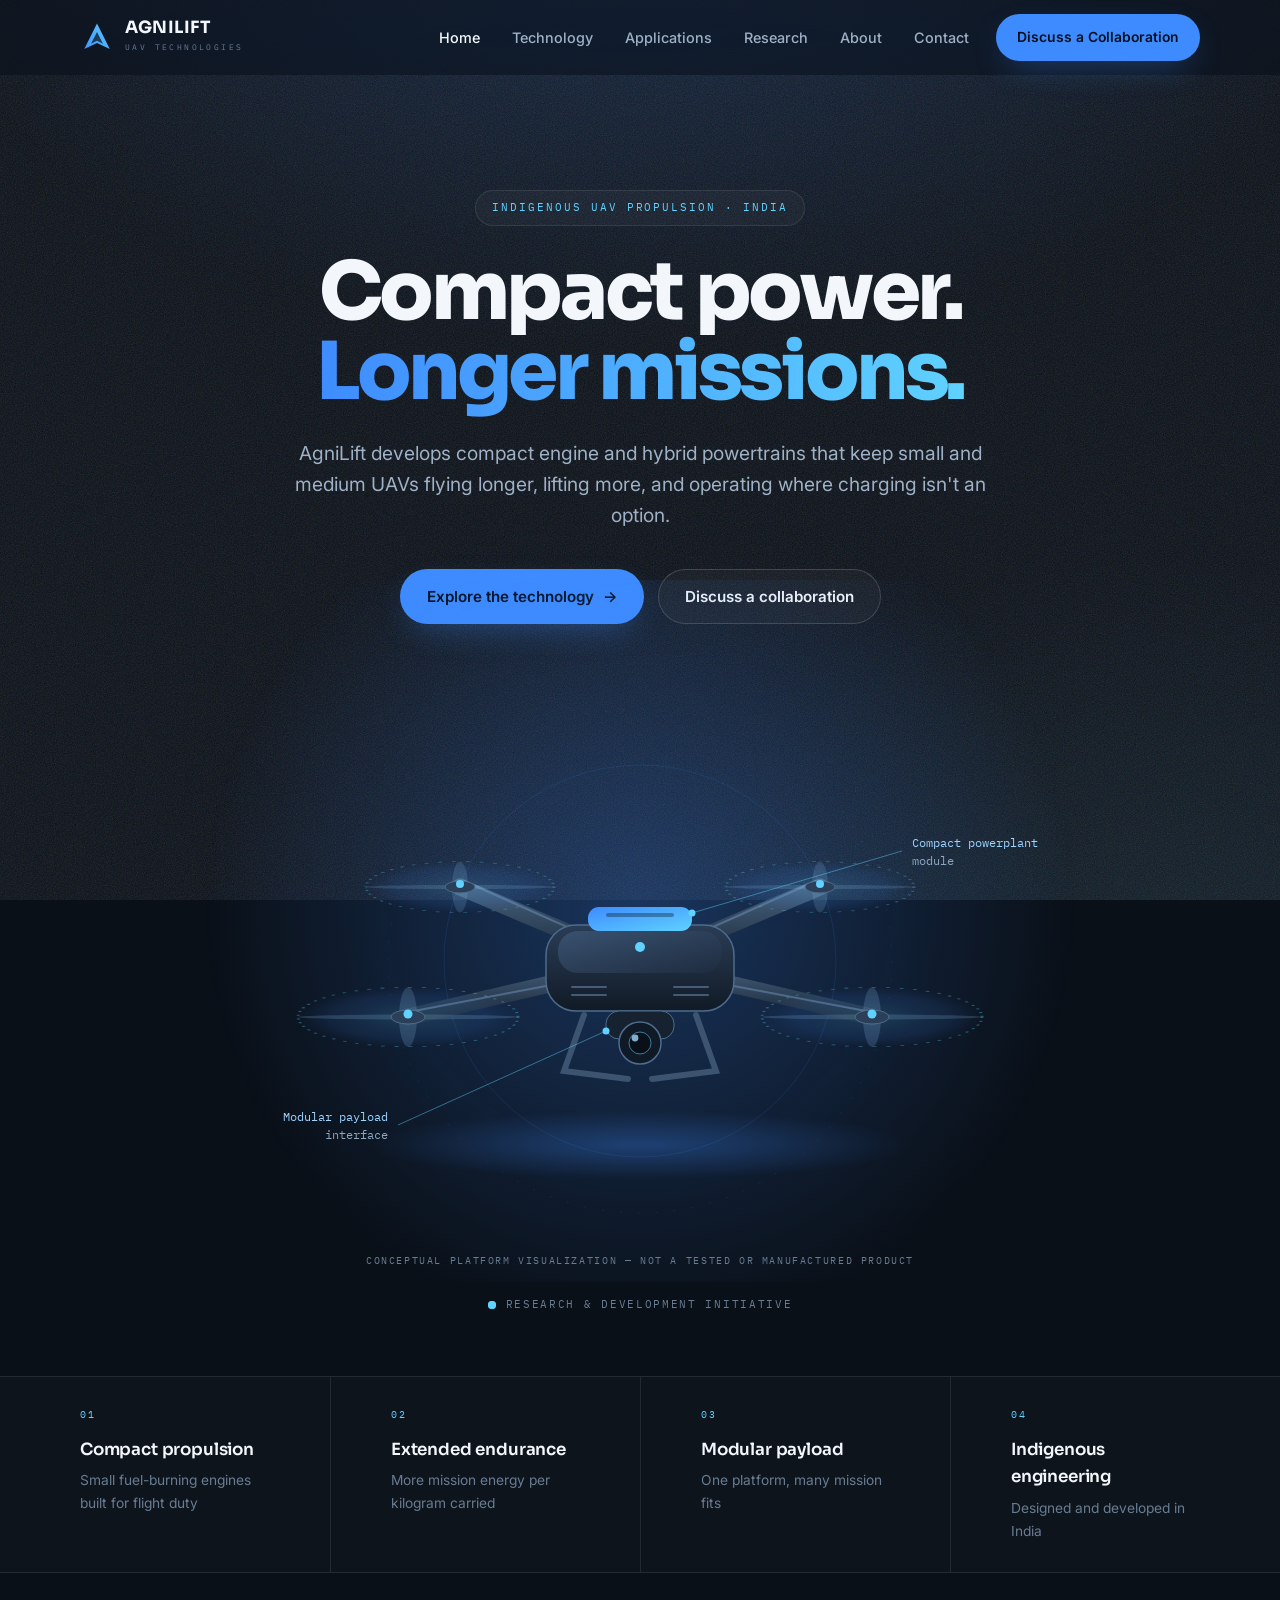
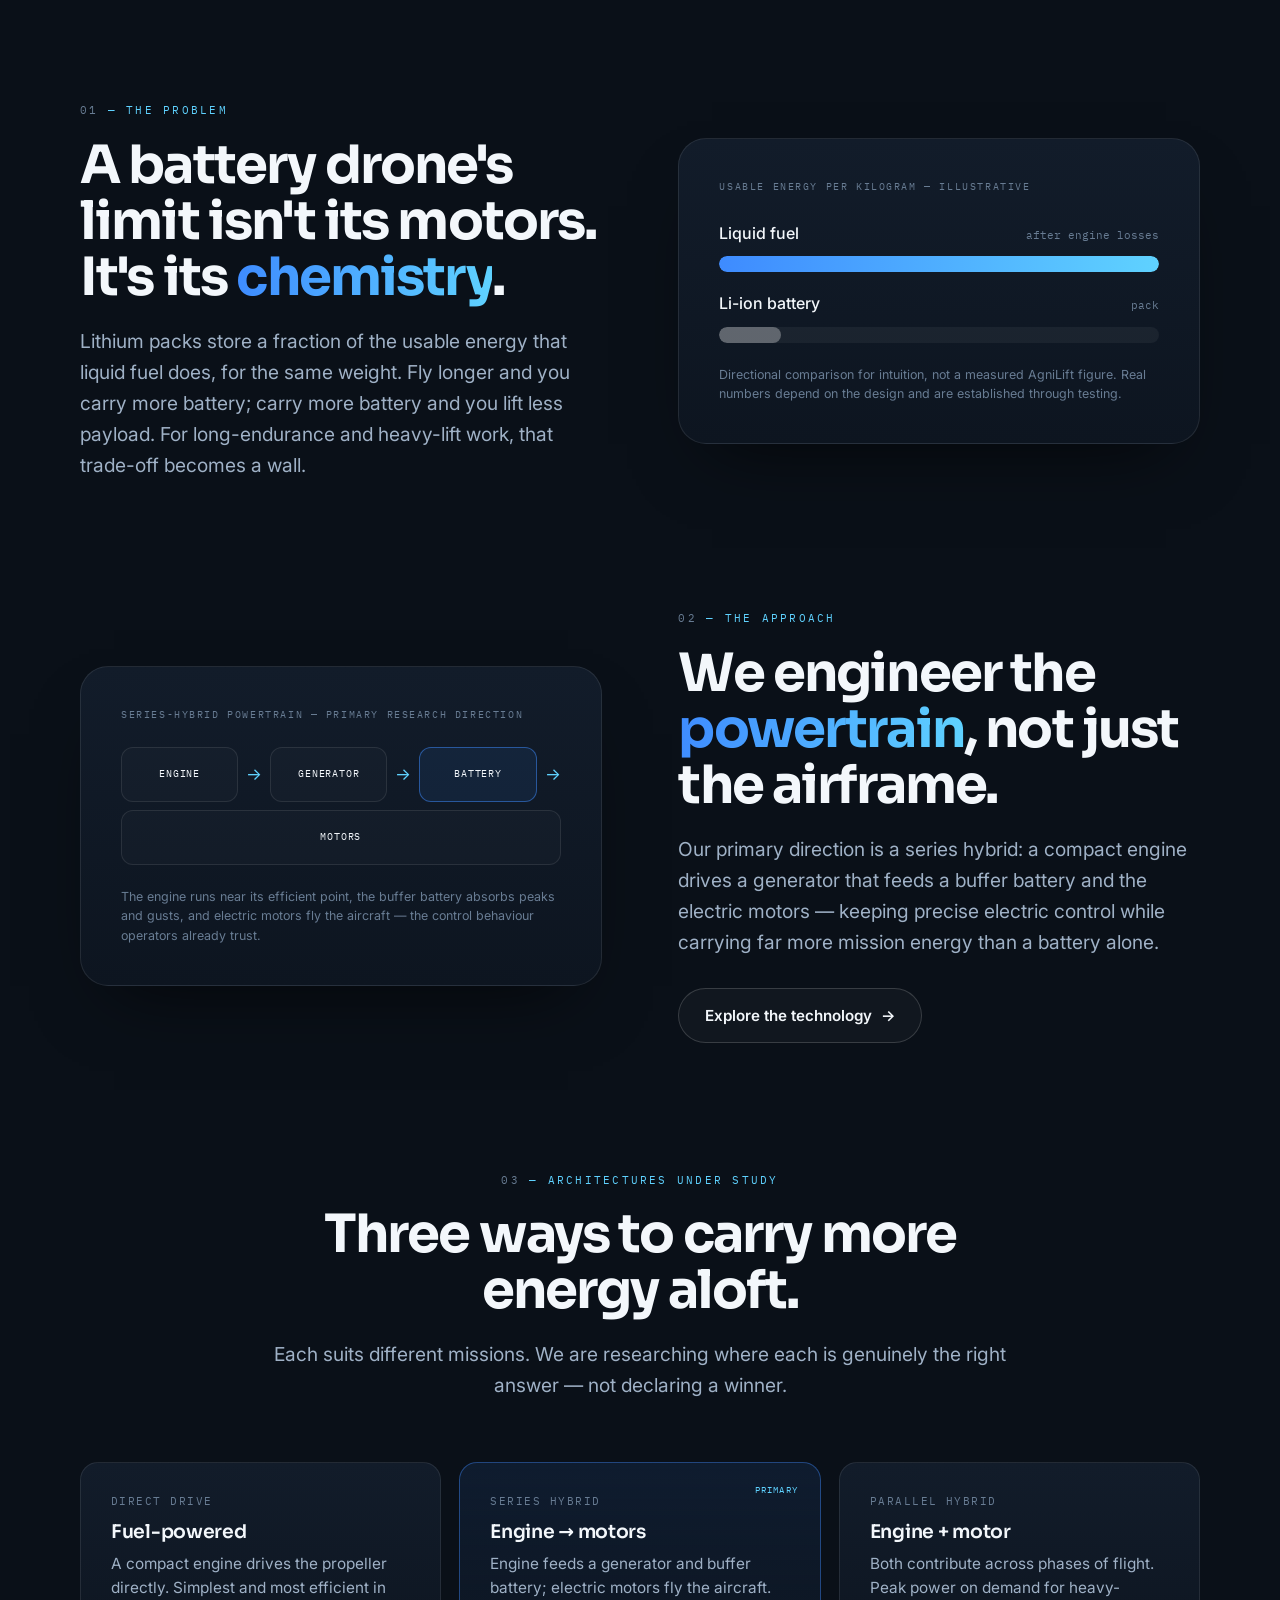
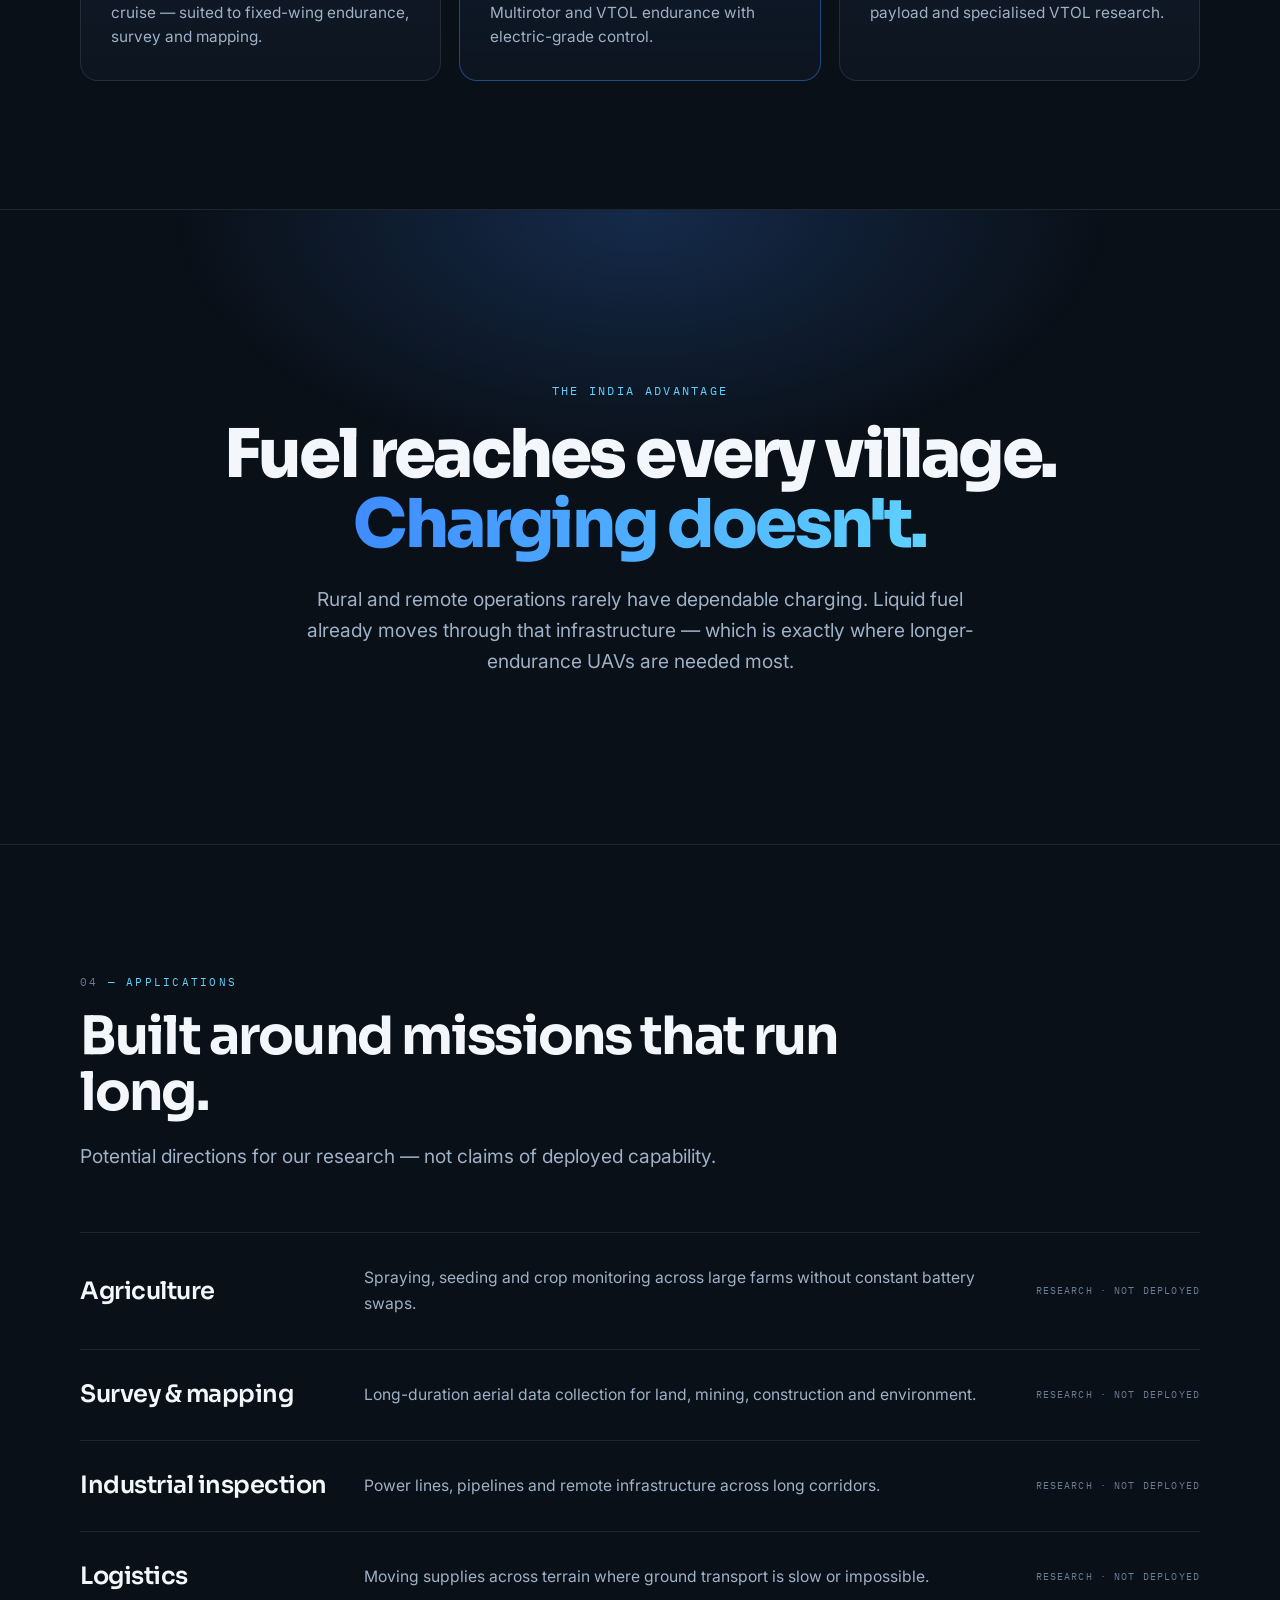
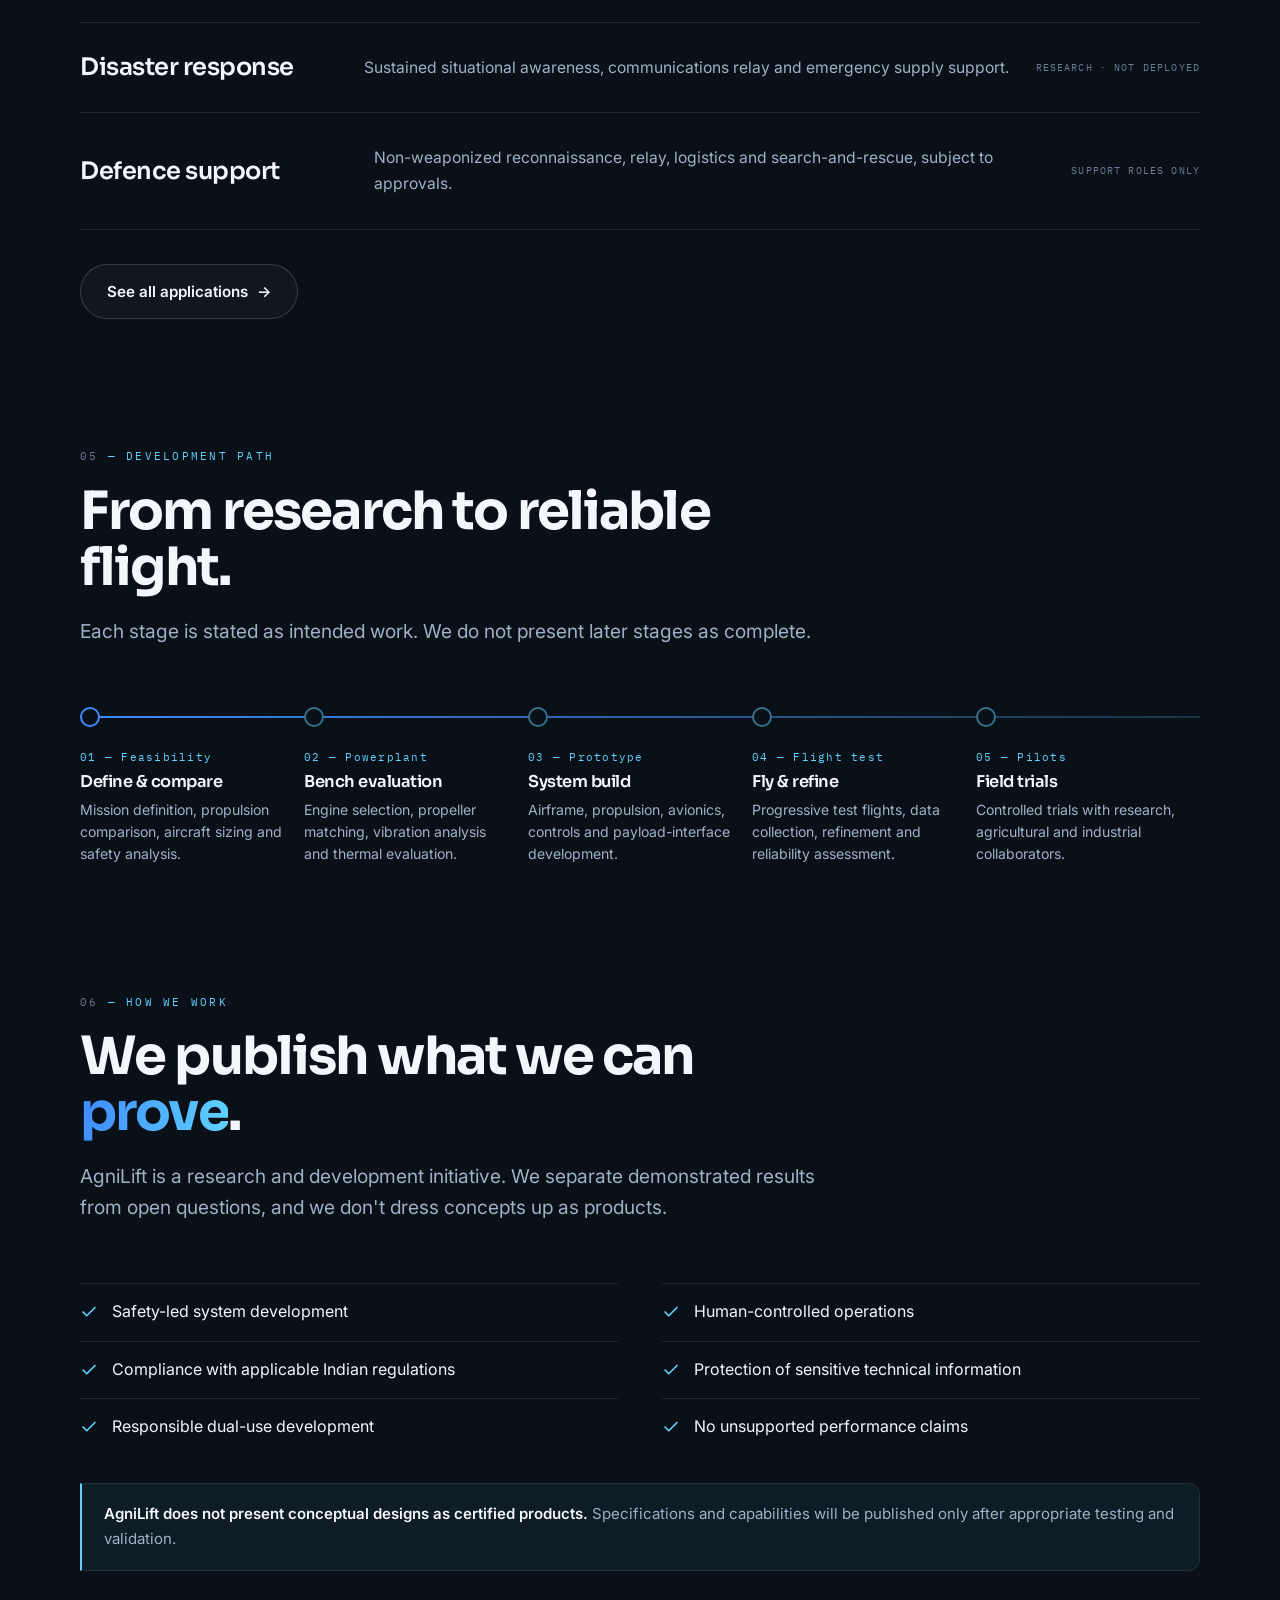
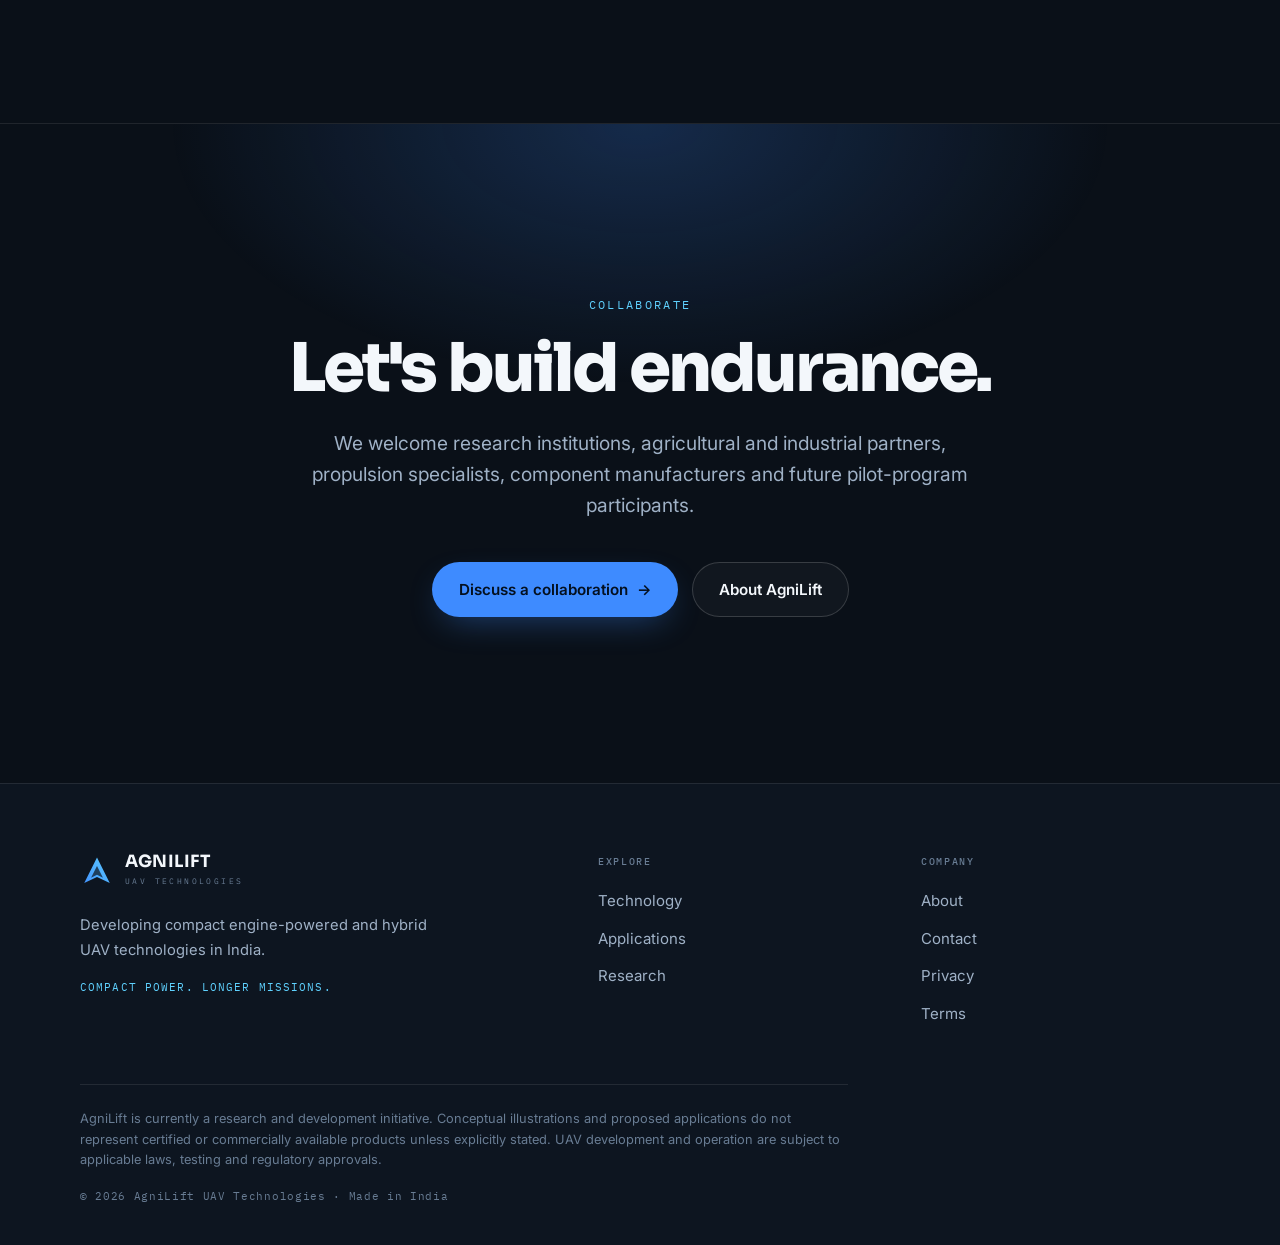
<file: index.html>
<!DOCTYPE html>
<html lang="en">
<head>
<meta charset="UTF-8">
<meta name="viewport" content="width=device-width, initial-scale=1.0">
<title>AgniLift UAV Technologies | Engine-Powered UAV Research</title>
<meta name="description" content="AgniLift UAV Technologies is researching compact engine-powered and hybrid UAV platforms for extended-endurance agricultural, industrial, logistics and defence-support missions.">
<meta name="theme-color" content="#0A1018">
<link rel="icon" href="favicon.svg" type="image/svg+xml">
<meta property="og:type" content="website">
<meta property="og:title" content="AgniLift UAV Technologies | Engine-Powered UAV Research">
<meta property="og:description" content="An Indian research-led initiative developing compact internal-combustion and hybrid-powered UAV platforms for longer, payload-oriented missions.">
<meta property="og:site_name" content="AgniLift UAV Technologies">
<link rel="preconnect" href="https://fonts.googleapis.com">
<link rel="preconnect" href="https://fonts.gstatic.com" crossorigin>
<link href="https://fonts.googleapis.com/css2?family=Sora:wght@500;600;700;800&family=Inter:wght@400;500;600&family=IBM+Plex+Mono:wght@400;500&display=swap" rel="stylesheet">
<link rel="stylesheet" href="assets/style.css?v=7">
</head>
<body>
<a class="skip" href="#main">Skip to content</a>
<div class="progress" id="progress"></div>

<header class="nav" id="nav">
  <div class="nav-in">
    <a class="brand" href="index.html" aria-label="AgniLift UAV Technologies — home">
      <svg viewBox="0 0 40 40" role="img" aria-label="AgniLift"><defs><linearGradient id="lg" x1="0" y1="40" x2="40" y2="0" gradientUnits="userSpaceOnUse"><stop offset="0" stop-color="#3E8BFF"/><stop offset="1" stop-color="#5FD2FF"/></linearGradient></defs><path d="M20 4 L35 34 L20 27 L5 34 Z" fill="url(#lg)"/><path d="M20 14 L27 28 L20 24.5 L13 28 Z" fill="#0A1018" opacity=".72"/></svg>
      <span><b>AGNILIFT</b><small>UAV Technologies</small></span>
    </a>
    <nav class="links" id="menu" aria-label="Primary">
      <a href="index.html" class="on" aria-current="page">Home</a>
      <a href="technology.html">Technology</a>
      <a href="applications.html">Applications</a>
      <a href="research.html">Research</a>
      <a href="about.html">About</a>
      <a href="contact.html">Contact</a>
      <span class="navcta"><a class="btn btn-p" href="contact.html">Discuss a Collaboration</a></span>
    </nav>
    <button class="burger" id="burger" type="button" aria-label="Open menu" aria-expanded="false" aria-controls="menu">
      <svg viewBox="0 0 24 24" fill="none" stroke="currentColor" stroke-width="1.8" stroke-linecap="round"><path d="M3 6h18M3 12h18M3 18h18"/></svg>
    </button>
  </div>
</header>
<div class="scrim" id="scrim"></div>

<main id="main">

  <!-- ================= HERO ================= -->
  <section class="hero">
    <div class="wrap">
      <span class="pill-label rise d1">Indigenous UAV Propulsion · India</span>
      <h1 class="h-xl rise d2">Compact power.<br><span class="hl">Longer missions.</span></h1>
      <p class="lead rise d3">AgniLift develops compact engine and hybrid powertrains that keep small and medium UAVs flying longer, lifting more, and operating where charging isn't an option.</p>
      <div class="btn-row center rise d4">
        <a class="btn btn-p" href="technology.html">Explore the technology <span class="ar" aria-hidden="true">→</span></a>
        <a class="btn btn-g" href="contact.html">Discuss a collaboration</a>
      </div>

      <figure class="stage rise d5">
        <svg viewBox="0 0 960 560" role="img" aria-label="Conceptual illustration of a hybrid quadcopter UAV showing the compact powerplant module, modular payload pod and rotor assemblies.">
          <defs>
            <linearGradient id="body" x1="0" y1="0" x2="0" y2="1">
              <stop offset="0" stop-color="#2A3D55"/><stop offset="1" stop-color="#111A26"/>
            </linearGradient>
            <linearGradient id="bodyTop" x1="0" y1="0" x2="1" y2="1">
              <stop offset="0" stop-color="#3B5474"/><stop offset="1" stop-color="#1E2C3F"/>
            </linearGradient>
            <linearGradient id="arm" x1="0" y1="0" x2="0" y2="1">
              <stop offset="0" stop-color="#46617F"/><stop offset="1" stop-color="#1B2836"/>
            </linearGradient>
            <linearGradient id="pp" x1="0" y1="0" x2="1" y2="1">
              <stop offset="0" stop-color="#3E8BFF"/><stop offset="1" stop-color="#5FD2FF"/>
            </linearGradient>
            <radialGradient id="disc" cx="50%" cy="50%" r="50%">
              <stop offset="0" stop-color="#5FD2FF" stop-opacity=".16"/>
              <stop offset="70%" stop-color="#3E8BFF" stop-opacity=".10"/>
              <stop offset="100%" stop-color="#3E8BFF" stop-opacity="0"/>
            </radialGradient>
            <radialGradient id="under" cx="50%" cy="50%" r="50%">
              <stop offset="0" stop-color="#3E8BFF" stop-opacity=".30"/>
              <stop offset="100%" stop-color="#3E8BFF" stop-opacity="0"/>
            </radialGradient>
          </defs>

          <!-- ambient orbit rings -->
          <g fill="none" stroke="#3E8BFF" stroke-opacity=".13">
            <circle class="orbit" cx="480" cy="286" r="252" stroke-dasharray="2 16" style="transform-origin:480px 286px"/>
            <circle class="orbit rev" cx="480" cy="286" r="196" style="transform-origin:480px 286px"/>
          </g>

          <!-- ground glow -->
          <ellipse cx="480" cy="470" rx="270" ry="34" fill="url(#under)"/>

          <g class="hover-float">
            <!-- arms -->
            <g stroke="url(#arm)" stroke-width="17" stroke-linecap="round">
              <line x1="480" y1="288" x2="300" y2="212"/>
              <line x1="480" y1="288" x2="660" y2="212"/>
              <line x1="480" y1="288" x2="248" y2="342"/>
              <line x1="480" y1="288" x2="712" y2="342"/>
            </g>
            <!-- arm highlights -->
            <g stroke="#6C8EB4" stroke-width="2" stroke-linecap="round" opacity=".55">
              <line x1="470" y1="280" x2="304" y2="206"/>
              <line x1="490" y1="280" x2="656" y2="206"/>
              <line x1="466" y1="296" x2="254" y2="336"/>
              <line x1="494" y1="296" x2="706" y2="336"/>
            </g>

            <!-- REAR rotors (drawn behind body) -->
            <g transform="translate(300,212)">
              <g transform="scale(1,.27)">
                <circle r="94" fill="url(#disc)"/>
                <circle r="94" fill="none" stroke="#5FD2FF" stroke-opacity=".3" stroke-width="3" class="dashline"/>
                <g class="rotor"><ellipse rx="94" ry="8" fill="#9FD4FF" opacity=".15"/><ellipse rx="8" ry="94" fill="#9FD4FF" opacity=".15"/></g>
              </g>
              <ellipse rx="15" ry="6" fill="#2C3F58" stroke="#4E6C8E"/>
              <circle cx="0" cy="-3" r="4" fill="#5FD2FF" class="pulse-soft"/>
            </g>
            <g transform="translate(660,212)">
              <g transform="scale(1,.27)">
                <circle r="94" fill="url(#disc)"/>
                <circle r="94" fill="none" stroke="#5FD2FF" stroke-opacity=".3" stroke-width="3" class="dashline"/>
                <g class="rotor"><ellipse rx="94" ry="8" fill="#9FD4FF" opacity=".15"/><ellipse rx="8" ry="94" fill="#9FD4FF" opacity=".15"/></g>
              </g>
              <ellipse rx="15" ry="6" fill="#2C3F58" stroke="#4E6C8E"/>
              <circle cx="0" cy="-3" r="4" fill="#5FD2FF" class="pulse-soft"/>
            </g>

            <!-- BODY -->
            <rect x="386" y="250" width="188" height="86" rx="30" fill="url(#body)" stroke="#4E6C8E" stroke-width="1.5"/>
            <rect x="398" y="256" width="164" height="42" rx="20" fill="url(#bodyTop)" opacity=".9"/>
            <!-- powerplant module (accent) -->
            <rect x="428" y="232" width="104" height="24" rx="11" fill="url(#pp)"/>
            <rect x="446" y="238" width="68" height="4" rx="2" fill="#0A1018" opacity=".35"/>
            <!-- vents -->
            <g stroke="#7FA3C9" stroke-opacity=".45" stroke-width="2" stroke-linecap="round">
              <line x1="412" y1="312" x2="446" y2="312"/><line x1="412" y1="320" x2="446" y2="320"/>
              <line x1="514" y1="312" x2="548" y2="312"/><line x1="514" y1="320" x2="548" y2="320"/>
            </g>
            <!-- status LEDs -->
            <circle cx="480" cy="272" r="5" fill="#5FD2FF" class="pulse-soft"/>

            <!-- payload pod -->
            <rect x="446" y="336" width="68" height="28" rx="13" fill="#16222F" stroke="#4E6C8E"/>
            <circle cx="480" cy="368" r="21" fill="#101A26" stroke="#4E6C8E" stroke-width="1.5"/>
            <circle cx="480" cy="368" r="11" fill="#0A1018" stroke="#5FD2FF" stroke-opacity=".55"/>
            <circle cx="475" cy="363" r="3.4" fill="#9FD4FF" opacity=".8"/>

            <!-- landing skids -->
            <g stroke="#3D5470" stroke-width="6" stroke-linecap="round" fill="none">
              <path d="M424 340 L404 396 L468 404"/>
              <path d="M536 340 L556 396 L492 404"/>
            </g>

            <!-- FRONT rotors (drawn in front) -->
            <g transform="translate(248,342)">
              <g transform="scale(1,.27)">
                <circle r="110" fill="url(#disc)"/>
                <circle r="110" fill="none" stroke="#5FD2FF" stroke-opacity=".34" stroke-width="3" class="dashline"/>
                <g class="rotor"><ellipse rx="110" ry="9" fill="#9FD4FF" opacity=".17"/><ellipse rx="9" ry="110" fill="#9FD4FF" opacity=".17"/></g>
              </g>
              <ellipse rx="17" ry="7" fill="#2C3F58" stroke="#4E6C8E"/>
              <circle cx="0" cy="-3" r="4.5" fill="#5FD2FF" class="pulse-soft"/>
            </g>
            <g transform="translate(712,342)">
              <g transform="scale(1,.27)">
                <circle r="110" fill="url(#disc)"/>
                <circle r="110" fill="none" stroke="#5FD2FF" stroke-opacity=".34" stroke-width="3" class="dashline"/>
                <g class="rotor"><ellipse rx="110" ry="9" fill="#9FD4FF" opacity=".17"/><ellipse rx="9" ry="110" fill="#9FD4FF" opacity=".17"/></g>
              </g>
              <ellipse rx="17" ry="7" fill="#2C3F58" stroke="#4E6C8E"/>
              <circle cx="0" cy="-3" r="4.5" fill="#5FD2FF" class="pulse-soft"/>
            </g>
          </g>

          <!-- callouts -->
          <g font-family="IBM Plex Mono, monospace" font-size="12" fill="#8FA6BF">
            <line x1="532" y1="238" x2="742" y2="176" stroke="#5FD2FF" stroke-opacity=".45"/>
            <circle cx="532" cy="238" r="3.5" fill="#5FD2FF"/>
            <text x="752" y="172" fill="#9FD4FF">Compact powerplant</text>
            <text x="752" y="190">module</text>

            <line x1="446" y1="356" x2="238" y2="450" stroke="#5FD2FF" stroke-opacity=".45"/>
            <circle cx="446" cy="356" r="3.5" fill="#5FD2FF"/>
            <text x="228" y="446" text-anchor="end" fill="#9FD4FF">Modular payload</text>
            <text x="228" y="464" text-anchor="end">interface</text>
          </g>
        </svg>
        <figcaption>Conceptual platform visualization — not a tested or manufactured product</figcaption>
      </figure>

      <span class="status rise d6"><span class="dot" aria-hidden="true"></span> Research &amp; development initiative</span>
    </div>
  </section>

  <!-- ================= CAPABILITY STRIP ================= -->
  <section class="strip" aria-label="Technology focus areas">
    <div class="strip-in">
      <div class="it"><div class="k">01</div><div class="v">Compact propulsion</div><div class="s">Small fuel-burning engines built for flight duty</div></div>
      <div class="it"><div class="k">02</div><div class="v">Extended endurance</div><div class="s">More mission energy per kilogram carried</div></div>
      <div class="it"><div class="k">03</div><div class="v">Modular payload</div><div class="s">One platform, many mission fits</div></div>
      <div class="it"><div class="k">04</div><div class="v">Indigenous engineering</div><div class="s">Designed and developed in India</div></div>
    </div>
  </section>

  <!-- ================= PROBLEM ================= -->
  <section class="sect">
    <div class="wrap show">
      <div class="show-copy rv">
        <span class="eyebrow"><span class="num">01</span> — The problem</span>
        <h2 class="h-lg">A battery drone's limit isn't its motors. It's its <span class="hl">chemistry</span>.</h2>
        <p class="lead">Lithium packs store a fraction of the usable energy that liquid fuel does, for the same weight. Fly longer and you carry more battery; carry more battery and you lift less payload. For long-endurance and heavy-lift work, that trade-off becomes a wall.</p>
      </div>
      <div class="show-media">
        <div class="panel">
          <div class="panel-cap">Usable energy per kilogram — illustrative</div>
          <div class="ebar"><div class="lb"><b>Liquid fuel</b><span>after engine losses</span></div><div class="track"><div class="fill fuel"></div></div></div>
          <div class="ebar"><div class="lb"><b>Li-ion battery</b><span>pack</span></div><div class="track"><div class="fill batt"></div></div></div>
          <p class="fine">Directional comparison for intuition, not a measured AgniLift figure. Real numbers depend on the design and are established through testing.</p>
        </div>
      </div>
    </div>
  </section>

  <!-- ================= APPROACH ================= -->
  <section class="sect" style="padding-top:0">
    <div class="wrap show flip">
      <div class="show-copy rv">
        <span class="eyebrow"><span class="num">02</span> — The approach</span>
        <h2 class="h-lg">We engineer the <span class="hl">powertrain</span>, not just the airframe.</h2>
        <p class="lead">Our primary direction is a series hybrid: a compact engine drives a generator that feeds a buffer battery and the electric motors — keeping precise electric control while carrying far more mission energy than a battery alone.</p>
        <div class="btn-row"><a class="btn btn-g" href="technology.html">Explore the technology <span class="ar" aria-hidden="true">→</span></a></div>
      </div>
      <div class="show-media">
        <div class="panel">
          <div class="panel-cap">Series-hybrid powertrain — primary research direction</div>
          <div class="flow">
            <div class="node"><div class="fm">Engine</div></div><span class="arw" aria-hidden="true">→</span>
            <div class="node"><div class="fm">Generator</div></div><span class="arw" aria-hidden="true">→</span>
            <div class="node acc"><div class="fm">Battery</div></div><span class="arw" aria-hidden="true">→</span>
            <div class="node"><div class="fm">Motors</div></div>
          </div>
          <p class="fine">The engine runs near its efficient point, the buffer battery absorbs peaks and gusts, and electric motors fly the aircraft — the control behaviour operators already trust.</p>
        </div>
      </div>
    </div>
  </section>

  <!-- ================= ARCHITECTURES ================= -->
  <section class="sect" style="padding-top:0">
    <div class="wrap">
      <div class="sect-head center rv">
        <span class="eyebrow"><span class="num">03</span> — Architectures under study</span>
        <h2 class="h-lg">Three ways to carry more energy aloft.</h2>
        <p class="lead">Each suits different missions. We are researching where each is genuinely the right answer — not declaring a winner.</p>
      </div>
      <div class="grid g3 rv">
        <div class="card">
          <span class="kicker">Direct drive</span>
          <h3>Fuel-powered</h3>
          <p>A compact engine drives the propeller directly. Simplest and most efficient in cruise — suited to fixed-wing endurance, survey and mapping.</p>
        </div>
        <div class="card pri">
          <span class="tag">Primary</span>
          <span class="kicker">Series hybrid</span>
          <h3>Engine → motors</h3>
          <p>Engine feeds a generator and buffer battery; electric motors fly the aircraft. Multirotor and VTOL endurance with electric-grade control.</p>
        </div>
        <div class="card">
          <span class="kicker">Parallel hybrid</span>
          <h3>Engine + motor</h3>
          <p>Both contribute across phases of flight. Peak power on demand for heavy-payload and specialised VTOL research.</p>
        </div>
      </div>
    </div>
  </section>

  <!-- ================= INDIA BAND ================= -->
  <section class="cta" style="border-bottom:1px solid var(--line)">
    <div class="wrap">
      <span class="mono rv" style="display:inline-block;margin-bottom:20px">The India advantage</span>
      <h2 class="rv">Fuel reaches every village.<br><span class="hl">Charging doesn't.</span></h2>
      <p class="lead rv">Rural and remote operations rarely have dependable charging. Liquid fuel already moves through that infrastructure — which is exactly where longer-endurance UAVs are needed most.</p>
    </div>
  </section>

  <!-- ================= APPLICATIONS ================= -->
  <section class="sect">
    <div class="wrap">
      <div class="sect-head rv">
        <span class="eyebrow"><span class="num">04</span> — Applications</span>
        <h2 class="h-lg">Built around missions that run long.</h2>
        <p class="lead">Potential directions for our research — not claims of deployed capability.</p>
      </div>
      <div class="applist rv">
        <div class="appitem"><h4>Agriculture</h4><p>Spraying, seeding and crop monitoring across large farms without constant battery swaps.</p><span class="st">Research · not deployed</span></div>
        <div class="appitem"><h4>Survey &amp; mapping</h4><p>Long-duration aerial data collection for land, mining, construction and environment.</p><span class="st">Research · not deployed</span></div>
        <div class="appitem"><h4>Industrial inspection</h4><p>Power lines, pipelines and remote infrastructure across long corridors.</p><span class="st">Research · not deployed</span></div>
        <div class="appitem"><h4>Logistics</h4><p>Moving supplies across terrain where ground transport is slow or impossible.</p><span class="st">Research · not deployed</span></div>
        <div class="appitem"><h4>Disaster response</h4><p>Sustained situational awareness, communications relay and emergency supply support.</p><span class="st">Research · not deployed</span></div>
        <div class="appitem"><h4>Defence support</h4><p>Non-weaponized reconnaissance, relay, logistics and search-and-rescue, subject to approvals.</p><span class="st">Support roles only</span></div>
      </div>
      <div class="btn-row" style="margin-top:34px"><a class="btn btn-g" href="applications.html">See all applications <span class="ar" aria-hidden="true">→</span></a></div>
    </div>
  </section>

  <!-- ================= ROADMAP ================= -->
  <section class="sect" style="padding-top:0">
    <div class="wrap">
      <div class="sect-head rv">
        <span class="eyebrow"><span class="num">05</span> — Development path</span>
        <h2 class="h-lg">From research to reliable flight.</h2>
        <p class="lead">Each stage is stated as intended work. We do not present later stages as complete.</p>
      </div>
      <div class="tl rv">
        <div class="st"><div class="bead"></div><div class="k">01 — Feasibility</div><h4>Define &amp; compare</h4><p>Mission definition, propulsion comparison, aircraft sizing and safety analysis.</p></div>
        <div class="st"><div class="bead"></div><div class="k">02 — Powerplant</div><h4>Bench evaluation</h4><p>Engine selection, propeller matching, vibration analysis and thermal evaluation.</p></div>
        <div class="st"><div class="bead"></div><div class="k">03 — Prototype</div><h4>System build</h4><p>Airframe, propulsion, avionics, controls and payload-interface development.</p></div>
        <div class="st"><div class="bead"></div><div class="k">04 — Flight test</div><h4>Fly &amp; refine</h4><p>Progressive test flights, data collection, refinement and reliability assessment.</p></div>
        <div class="st"><div class="bead"></div><div class="k">05 — Pilots</div><h4>Field trials</h4><p>Controlled trials with research, agricultural and industrial collaborators.</p></div>
      </div>
    </div>
  </section>

  <!-- ================= RESPONSIBLE ================= -->
  <section class="sect" style="padding-top:0">
    <div class="wrap">
      <div class="sect-head rv">
        <span class="eyebrow"><span class="num">06</span> — How we work</span>
        <h2 class="h-lg">We publish what we can <span class="hl">prove</span>.</h2>
        <p class="lead">AgniLift is a research and development initiative. We separate demonstrated results from open questions, and we don't dress concepts up as products.</p>
      </div>
      <ul class="checks rv">
        <li><svg viewBox="0 0 24 24" fill="none" stroke="currentColor" stroke-width="2.2" stroke-linecap="round" stroke-linejoin="round" aria-hidden="true"><path d="M20 6 9 17l-5-5"/></svg>Safety-led system development</li>
        <li><svg viewBox="0 0 24 24" fill="none" stroke="currentColor" stroke-width="2.2" stroke-linecap="round" stroke-linejoin="round" aria-hidden="true"><path d="M20 6 9 17l-5-5"/></svg>Human-controlled operations</li>
        <li><svg viewBox="0 0 24 24" fill="none" stroke="currentColor" stroke-width="2.2" stroke-linecap="round" stroke-linejoin="round" aria-hidden="true"><path d="M20 6 9 17l-5-5"/></svg>Compliance with applicable Indian regulations</li>
        <li><svg viewBox="0 0 24 24" fill="none" stroke="currentColor" stroke-width="2.2" stroke-linecap="round" stroke-linejoin="round" aria-hidden="true"><path d="M20 6 9 17l-5-5"/></svg>Protection of sensitive technical information</li>
        <li><svg viewBox="0 0 24 24" fill="none" stroke="currentColor" stroke-width="2.2" stroke-linecap="round" stroke-linejoin="round" aria-hidden="true"><path d="M20 6 9 17l-5-5"/></svg>Responsible dual-use development</li>
        <li><svg viewBox="0 0 24 24" fill="none" stroke="currentColor" stroke-width="2.2" stroke-linecap="round" stroke-linejoin="round" aria-hidden="true"><path d="M20 6 9 17l-5-5"/></svg>No unsupported performance claims</li>
      </ul>
      <div class="note warn" style="margin-top:30px"><strong>AgniLift does not present conceptual designs as certified products.</strong> Specifications and capabilities will be published only after appropriate testing and validation.</div>
    </div>
  </section>

  <!-- ================= CTA ================= -->
  <section class="cta">
    <div class="wrap">
      <span class="mono rv" style="display:inline-block;margin-bottom:20px">Collaborate</span>
      <h2 class="rv">Let's build endurance.</h2>
      <p class="lead rv">We welcome research institutions, agricultural and industrial partners, propulsion specialists, component manufacturers and future pilot-program participants.</p>
      <div class="btn-row center rv">
        <a class="btn btn-p" href="contact.html">Discuss a collaboration <span class="ar" aria-hidden="true">→</span></a>
        <a class="btn btn-g" href="about.html">About AgniLift</a>
      </div>
    </div>
  </section>

</main>

<footer class="foot">
  <div class="wrap">
    <div class="foot-top">
      <div>
        <a class="brand" href="index.html" aria-label="AgniLift UAV Technologies — home">
          <svg viewBox="0 0 40 40" role="img" aria-label="AgniLift"><defs><linearGradient id="lg2" x1="0" y1="40" x2="40" y2="0" gradientUnits="userSpaceOnUse"><stop offset="0" stop-color="#3E8BFF"/><stop offset="1" stop-color="#5FD2FF"/></linearGradient></defs><path d="M20 4 L35 34 L20 27 L5 34 Z" fill="url(#lg2)"/><path d="M20 14 L27 28 L20 24.5 L13 28 Z" fill="#0D1520" opacity=".72"/></svg>
          <span><b>AGNILIFT</b><small>UAV Technologies</small></span>
        </a>
        <p style="margin-top:18px;max-width:40ch">Developing compact engine-powered and hybrid UAV technologies in India.</p>
        <div class="tagline">Compact Power. Longer Missions.</div>
      </div>
      <div><h5>Explore</h5><ul><li><a href="technology.html">Technology</a></li><li><a href="applications.html">Applications</a></li><li><a href="research.html">Research</a></li></ul></div>
      <div><h5>Company</h5><ul><li><a href="about.html">About</a></li><li><a href="contact.html">Contact</a></li><li><a href="privacy.html">Privacy</a></li><li><a href="terms.html">Terms</a></li></ul></div>
    </div>
    <p class="disc">AgniLift is currently a research and development initiative. Conceptual illustrations and proposed applications do not represent certified or commercially available products unless explicitly stated. UAV development and operation are subject to applicable laws, testing and regulatory approvals.</p>
    <p class="cp">© <span id="year">2026</span> AgniLift UAV Technologies · Made in India</p>
  </div>
</footer>

<script src="assets/app.js?v=7" defer></script>
</body>
</html>
</file>
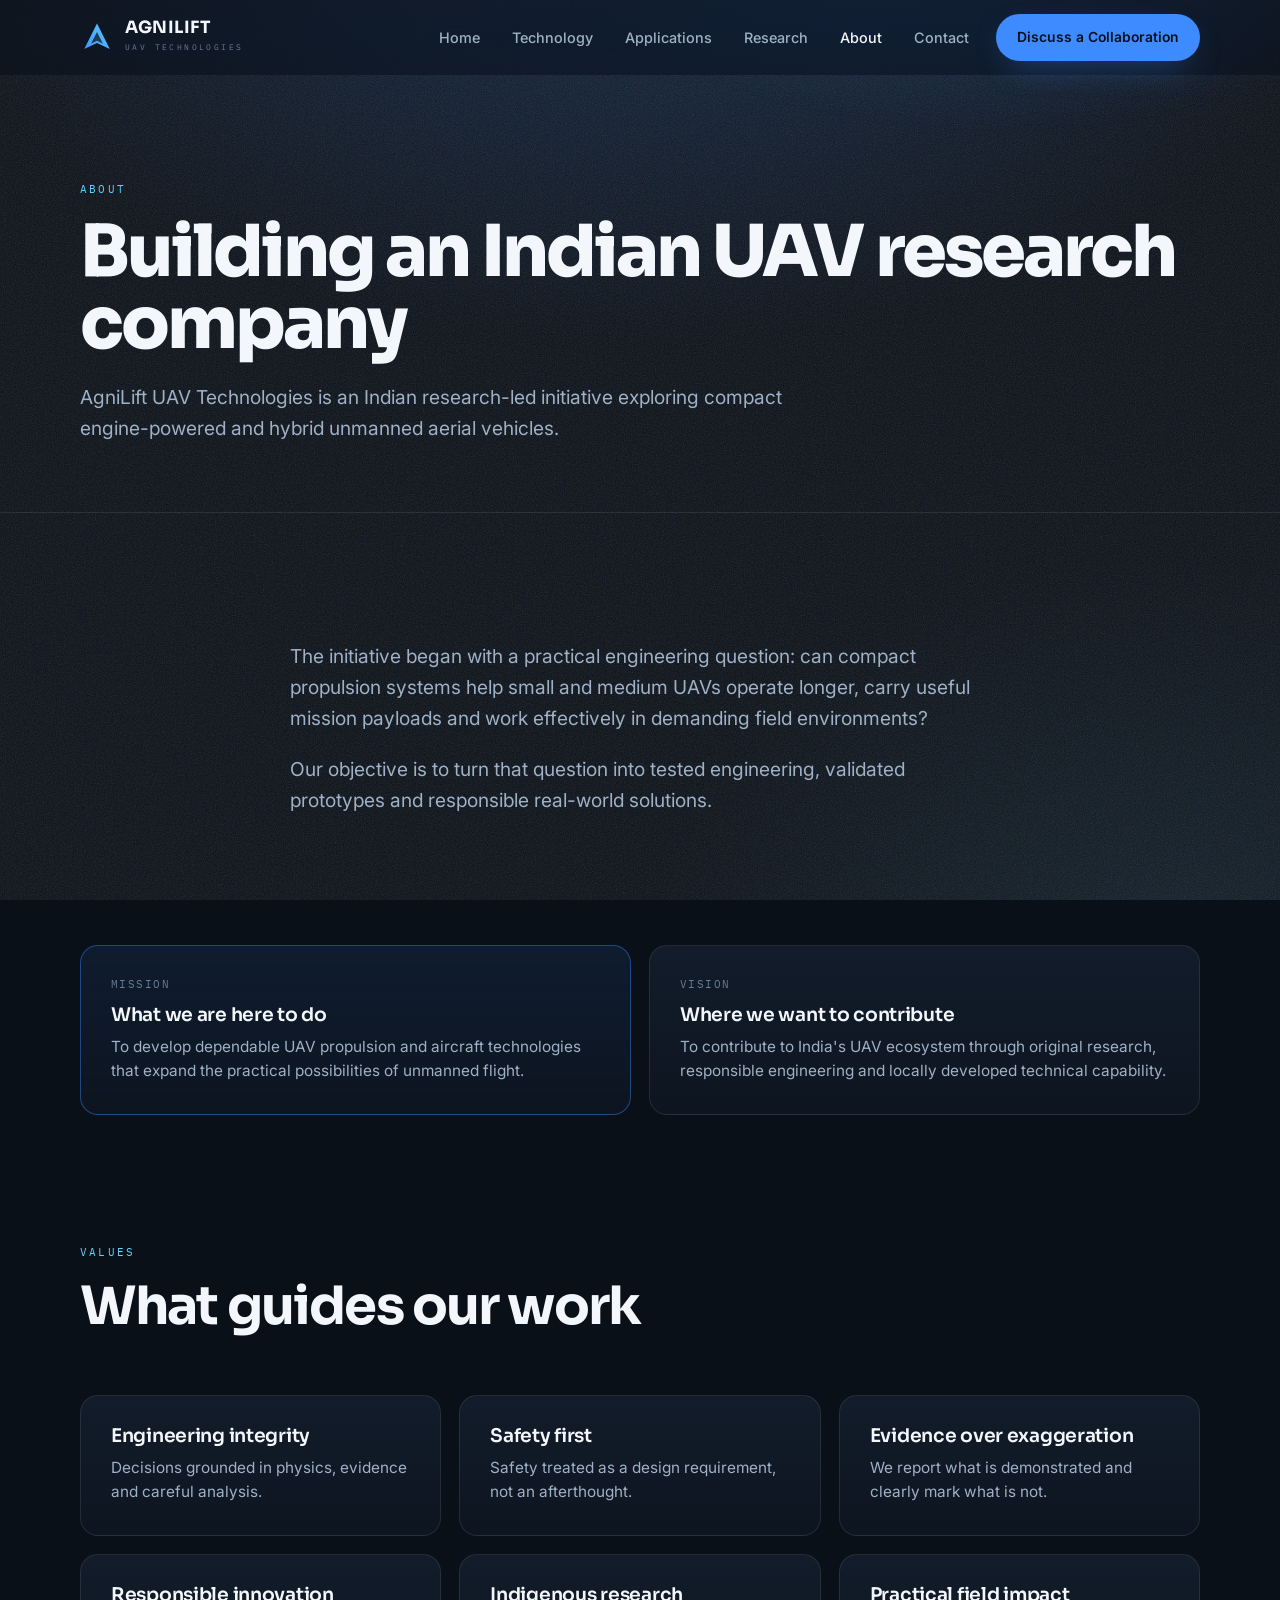
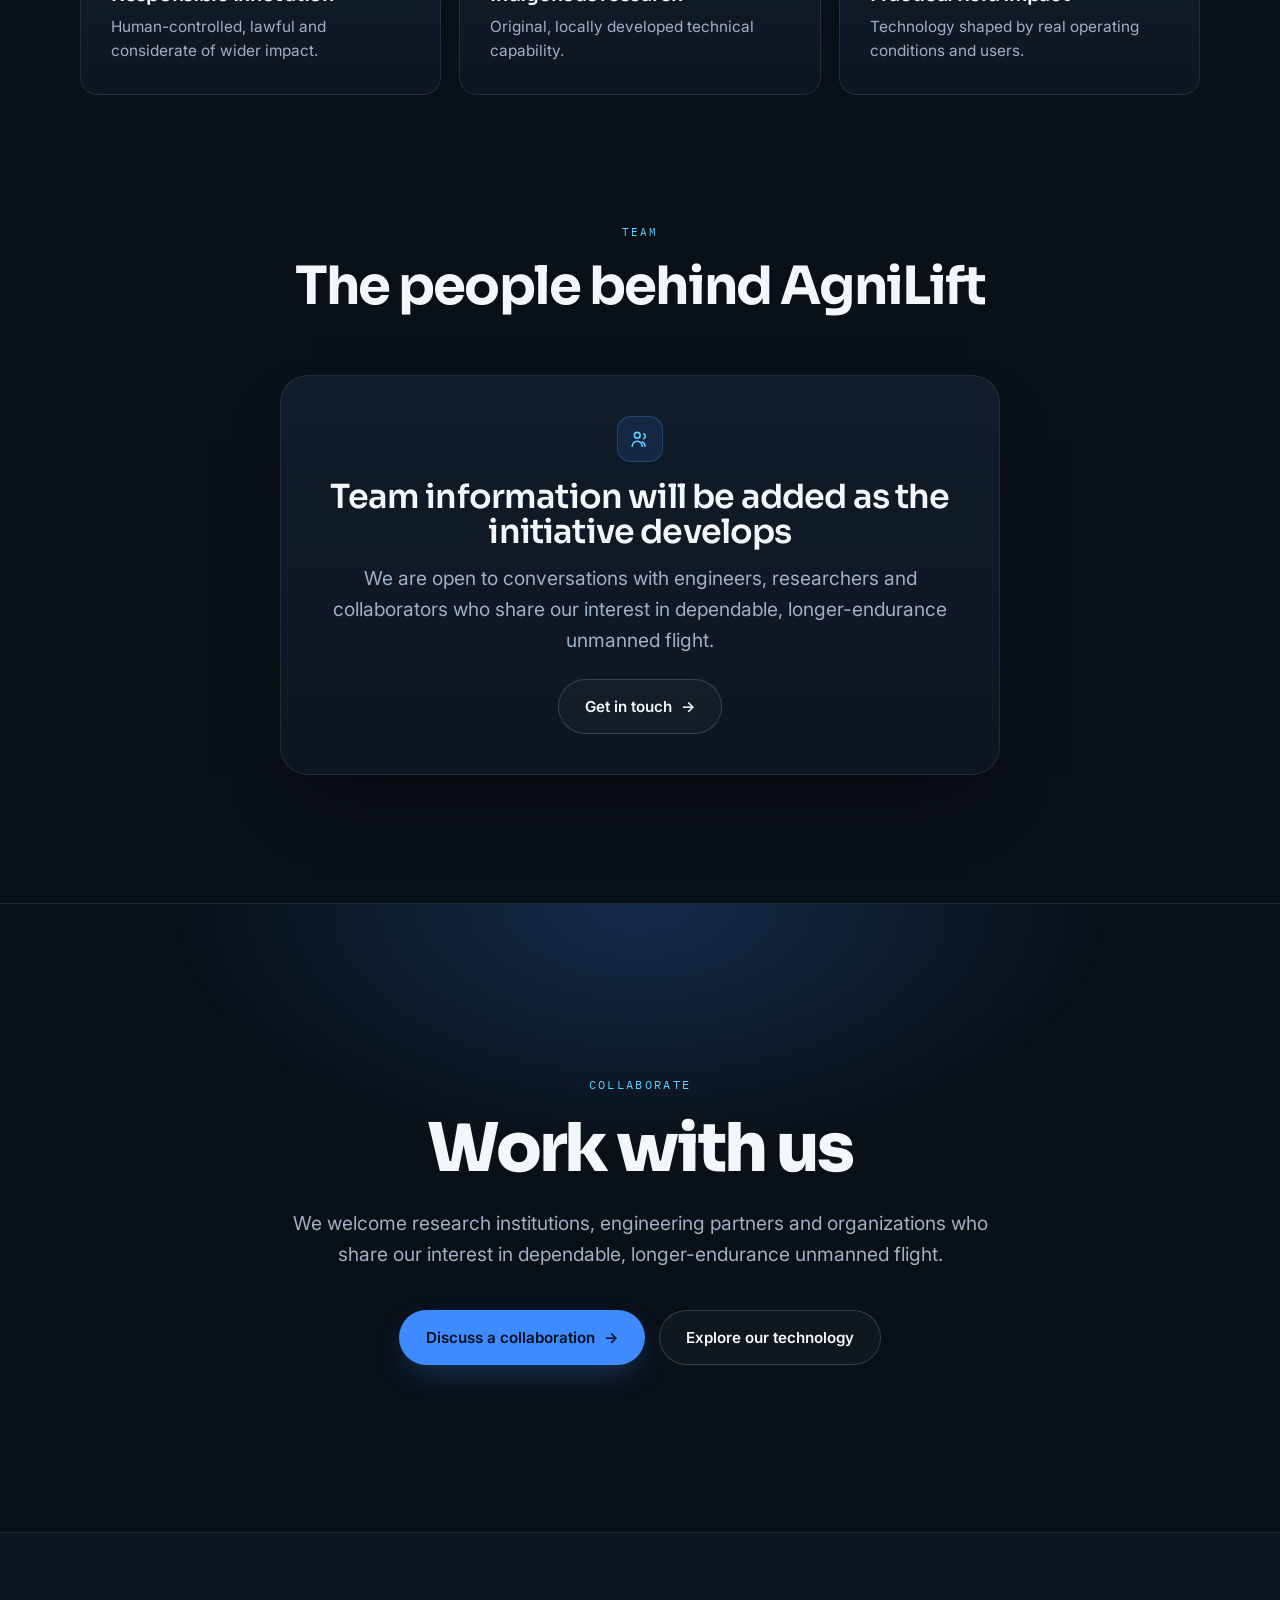
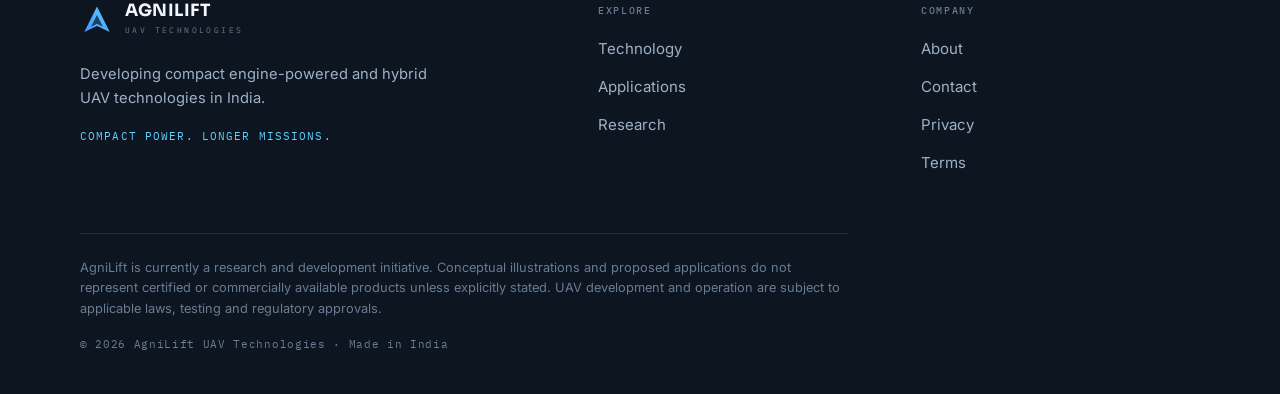
<file: about.html>
<!DOCTYPE html>
<html lang="en">
<head>
<meta charset="UTF-8">
<meta name="viewport" content="width=device-width, initial-scale=1.0">
<title>About | AgniLift UAV Technologies</title>
<meta name="description" content="AgniLift UAV Technologies is an Indian research-led initiative exploring compact engine-powered and hybrid unmanned aerial vehicles — our mission, vision and values.">
<meta name="theme-color" content="#0A1018">
<link rel="icon" href="favicon.svg" type="image/svg+xml">
<meta property="og:type" content="website">
<meta property="og:title" content="About | AgniLift UAV Technologies">
<meta property="og:description" content="AgniLift UAV Technologies is an Indian research-led initiative exploring compact engine-powered and hybrid unmanned aerial vehicles — our mission, vision and values.">
<meta property="og:site_name" content="AgniLift UAV Technologies">
<link rel="preconnect" href="https://fonts.googleapis.com">
<link rel="preconnect" href="https://fonts.gstatic.com" crossorigin>
<link href="https://fonts.googleapis.com/css2?family=Sora:wght@500;600;700;800&family=Inter:wght@400;500;600&family=IBM+Plex+Mono:wght@400;500&display=swap" rel="stylesheet">
<link rel="stylesheet" href="assets/style.css?v=7">
</head>
<body>
<a class="skip" href="#main">Skip to content</a>
<div class="progress" id="progress"></div>

<header class="nav" id="nav">
  <div class="nav-in">
    <a class="brand" href="index.html" aria-label="AgniLift UAV Technologies — home">
      <svg viewBox="0 0 40 40" role="img" aria-label="AgniLift"><defs><linearGradient id="lg" x1="0" y1="40" x2="40" y2="0" gradientUnits="userSpaceOnUse"><stop offset="0" stop-color="#3E8BFF"/><stop offset="1" stop-color="#5FD2FF"/></linearGradient></defs><path d="M20 4 L35 34 L20 27 L5 34 Z" fill="url(#lg)"/><path d="M20 14 L27 28 L20 24.5 L13 28 Z" fill="#0A1018" opacity=".72"/></svg>
      <span><b>AGNILIFT</b><small>UAV Technologies</small></span>
    </a>
    <nav class="links" id="menu" aria-label="Primary">
      <a href="index.html">Home</a>
      <a href="technology.html">Technology</a>
      <a href="applications.html">Applications</a>
      <a href="research.html">Research</a>
      <a href="about.html" class="on" aria-current="page">About</a>
      <a href="contact.html">Contact</a>
      <span class="navcta"><a class="btn btn-p" href="contact.html">Discuss a Collaboration</a></span>
    </nav>
    <button class="burger" id="burger" type="button" aria-label="Open menu" aria-expanded="false" aria-controls="menu">
      <svg viewBox="0 0 24 24" fill="none" stroke="currentColor" stroke-width="1.8" stroke-linecap="round"><path d="M3 6h18M3 12h18M3 18h18"/></svg>
    </button>
  </div>
</header>
<div class="scrim" id="scrim"></div>

<main id="main">
  <section class="phero">
    <div class="wrap">
      <span class="eyebrow">About</span>
      <h1>Building an Indian UAV research company</h1>
      <p class="lead">AgniLift UAV Technologies is an Indian research-led initiative exploring compact engine-powered and hybrid unmanned aerial vehicles.</p>
    </div>
  </section>

  <section class="sect">
    <div class="wrap narrow rv">
      <p class="lead">The initiative began with a practical engineering question: can compact propulsion systems help small and medium UAVs operate longer, carry useful mission payloads and work effectively in demanding field environments?</p>
      <p class="lead" style="margin-top:20px">Our objective is to turn that question into tested engineering, validated prototypes and responsible real-world solutions.</p>
    </div>
  </section>

  <section class="sect" style="padding-top:0">
    <div class="wrap grid g2 rv">
      <div class="card pri">
        <span class="kicker">Mission</span>
        <h3>What we are here to do</h3>
        <p>To develop dependable UAV propulsion and aircraft technologies that expand the practical possibilities of unmanned flight.</p>
      </div>
      <div class="card">
        <span class="kicker">Vision</span>
        <h3>Where we want to contribute</h3>
        <p>To contribute to India's UAV ecosystem through original research, responsible engineering and locally developed technical capability.</p>
      </div>
    </div>
  </section>

  <section class="sect" style="padding-top:0">
    <div class="wrap">
      <div class="sect-head rv">
        <span class="eyebrow">Values</span>
        <h2 class="h-lg">What guides our work</h2>
      </div>
      <div class="grid g3 rv">
        <div class="card"><h3>Engineering integrity</h3><p>Decisions grounded in physics, evidence and careful analysis.</p></div>
        <div class="card"><h3>Safety first</h3><p>Safety treated as a design requirement, not an afterthought.</p></div>
        <div class="card"><h3>Evidence over exaggeration</h3><p>We report what is demonstrated and clearly mark what is not.</p></div>
        <div class="card"><h3>Responsible innovation</h3><p>Human-controlled, lawful and considerate of wider impact.</p></div>
        <div class="card"><h3>Indigenous research</h3><p>Original, locally developed technical capability.</p></div>
        <div class="card"><h3>Practical field impact</h3><p>Technology shaped by real operating conditions and users.</p></div>
      </div>
    </div>
  </section>

  <section class="sect" style="padding-top:0">
    <div class="wrap">
      <div class="sect-head center rv">
        <span class="eyebrow">Team</span>
        <h2 class="h-lg">The people behind AgniLift</h2>
      </div>
      <div class="panel rv" style="max-width:720px;margin:0 auto;text-align:center">
        <div class="ico" style="margin:0 auto 18px"><svg viewBox="0 0 24 24" fill="none" stroke="currentColor" stroke-width="1.7" stroke-linecap="round"><circle cx="9" cy="8" r="3.2"/><path d="M3.5 20a5.5 5.5 0 0 1 11 0M16 6.2a3 3 0 0 1 0 5.6M17.5 20a5.5 5.5 0 0 0-3-4.9"/></svg></div>
        <h3 class="h-md">Team information will be added as the initiative develops</h3>
        <p class="lead" style="margin:14px auto 22px;max-width:52ch">We are open to conversations with engineers, researchers and collaborators who share our interest in dependable, longer-endurance unmanned flight.</p>
        <a class="btn btn-g" href="contact.html">Get in touch <span class="ar" aria-hidden="true">→</span></a>
      </div>
    </div>
  </section>

  <section class="cta">
    <div class="wrap">
      <span class="mono rv" style="display:inline-block;margin-bottom:20px">Collaborate</span>
      <h2 class="rv">Work with us</h2>
      <p class="lead rv">We welcome research institutions, engineering partners and organizations who share our interest in dependable, longer-endurance unmanned flight.</p>
      <div class="btn-row center rv">
        <a class="btn btn-p" href="contact.html">Discuss a collaboration <span class="ar" aria-hidden="true">→</span></a>
        <a class="btn btn-g" href="technology.html">Explore our technology</a>
      </div>
    </div>
  </section>
</main>

<footer class="foot">
  <div class="wrap">
    <div class="foot-top">
      <div>
        <a class="brand" href="index.html" aria-label="AgniLift UAV Technologies — home">
          <svg viewBox="0 0 40 40" role="img" aria-label="AgniLift"><defs><linearGradient id="lg2" x1="0" y1="40" x2="40" y2="0" gradientUnits="userSpaceOnUse"><stop offset="0" stop-color="#3E8BFF"/><stop offset="1" stop-color="#5FD2FF"/></linearGradient></defs><path d="M20 4 L35 34 L20 27 L5 34 Z" fill="url(#lg2)"/><path d="M20 14 L27 28 L20 24.5 L13 28 Z" fill="#0D1520" opacity=".72"/></svg>
          <span><b>AGNILIFT</b><small>UAV Technologies</small></span>
        </a>
        <p style="margin-top:18px;max-width:40ch">Developing compact engine-powered and hybrid UAV technologies in India.</p>
        <div class="tagline">Compact Power. Longer Missions.</div>
      </div>
      <div><h5>Explore</h5><ul><li><a href="technology.html">Technology</a></li><li><a href="applications.html">Applications</a></li><li><a href="research.html">Research</a></li></ul></div>
      <div><h5>Company</h5><ul><li><a href="about.html">About</a></li><li><a href="contact.html">Contact</a></li><li><a href="privacy.html">Privacy</a></li><li><a href="terms.html">Terms</a></li></ul></div>
    </div>
    <p class="disc">AgniLift is currently a research and development initiative. Conceptual illustrations and proposed applications do not represent certified or commercially available products unless explicitly stated. UAV development and operation are subject to applicable laws, testing and regulatory approvals.</p>
    <p class="cp">© <span id="year">2026</span> AgniLift UAV Technologies · Made in India</p>
  </div>
</footer>

<script src="assets/app.js?v=7" defer></script>
</body>
</html>
</file>
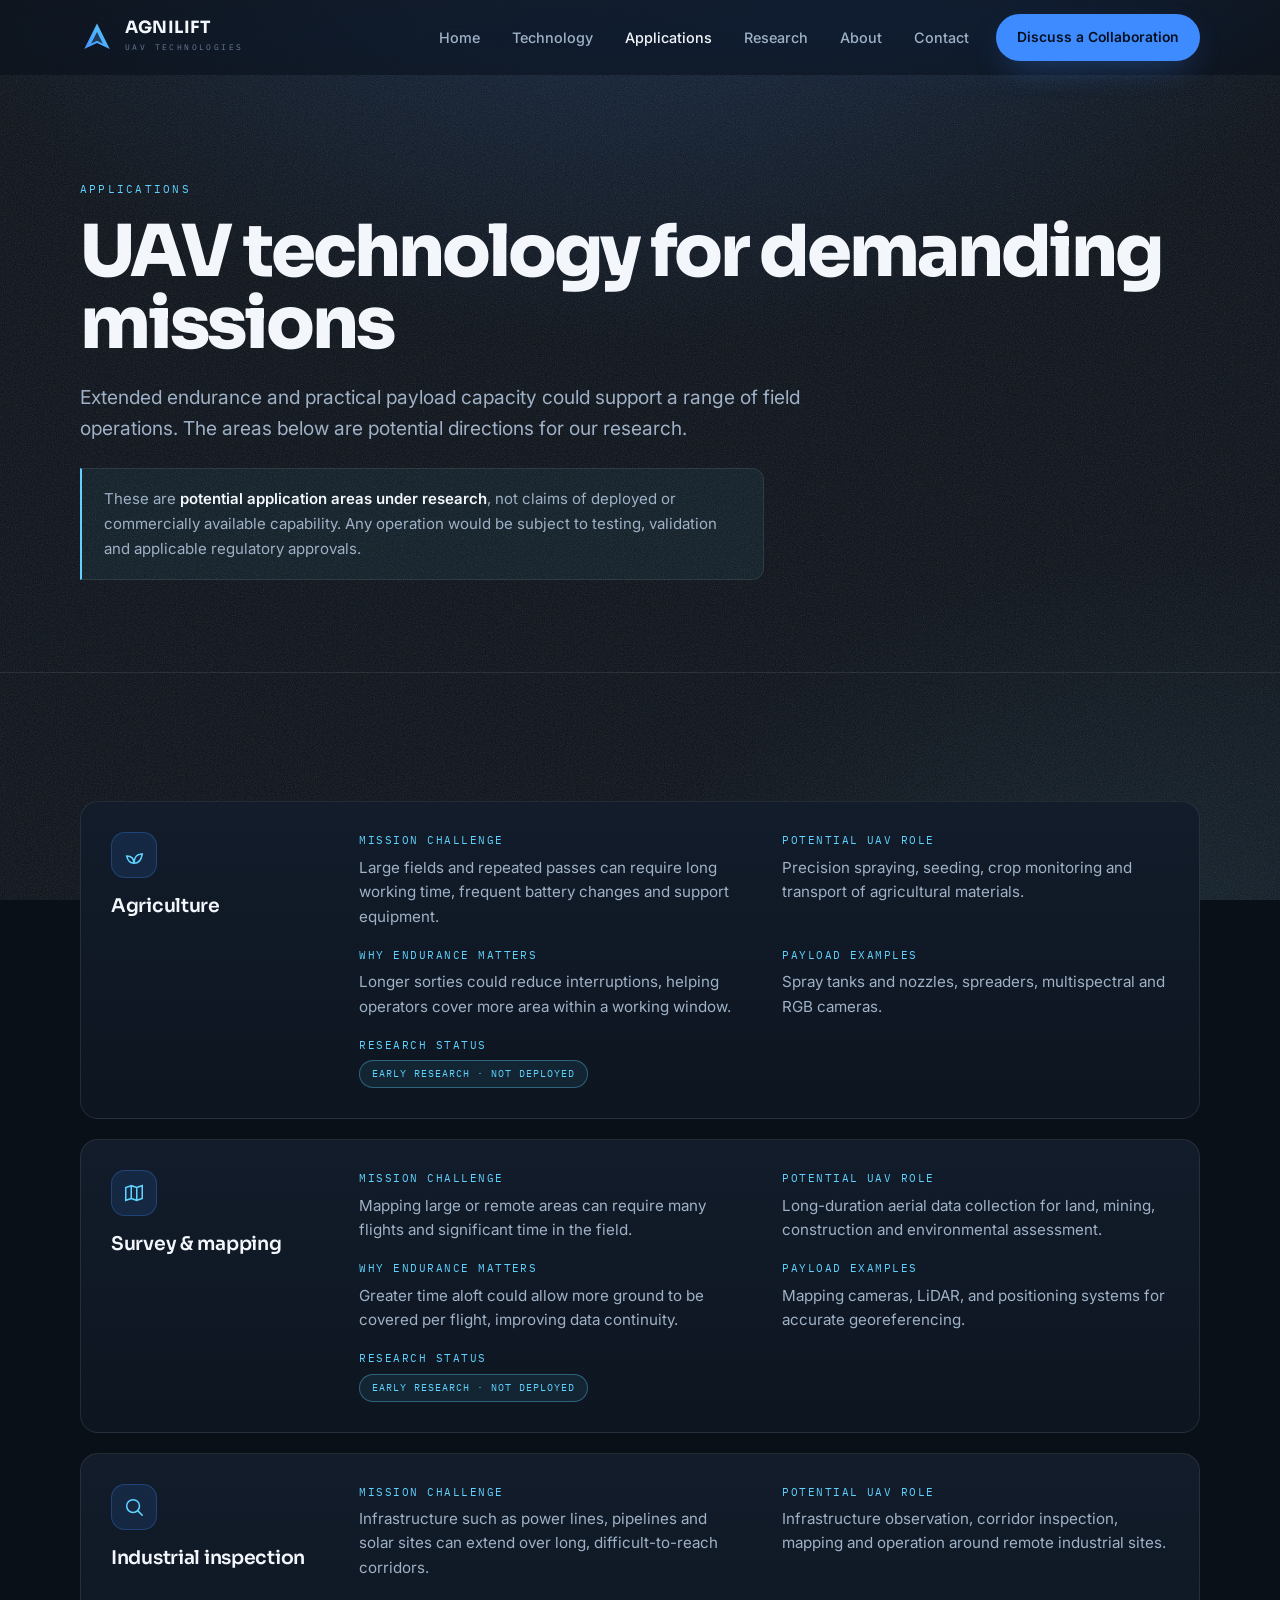
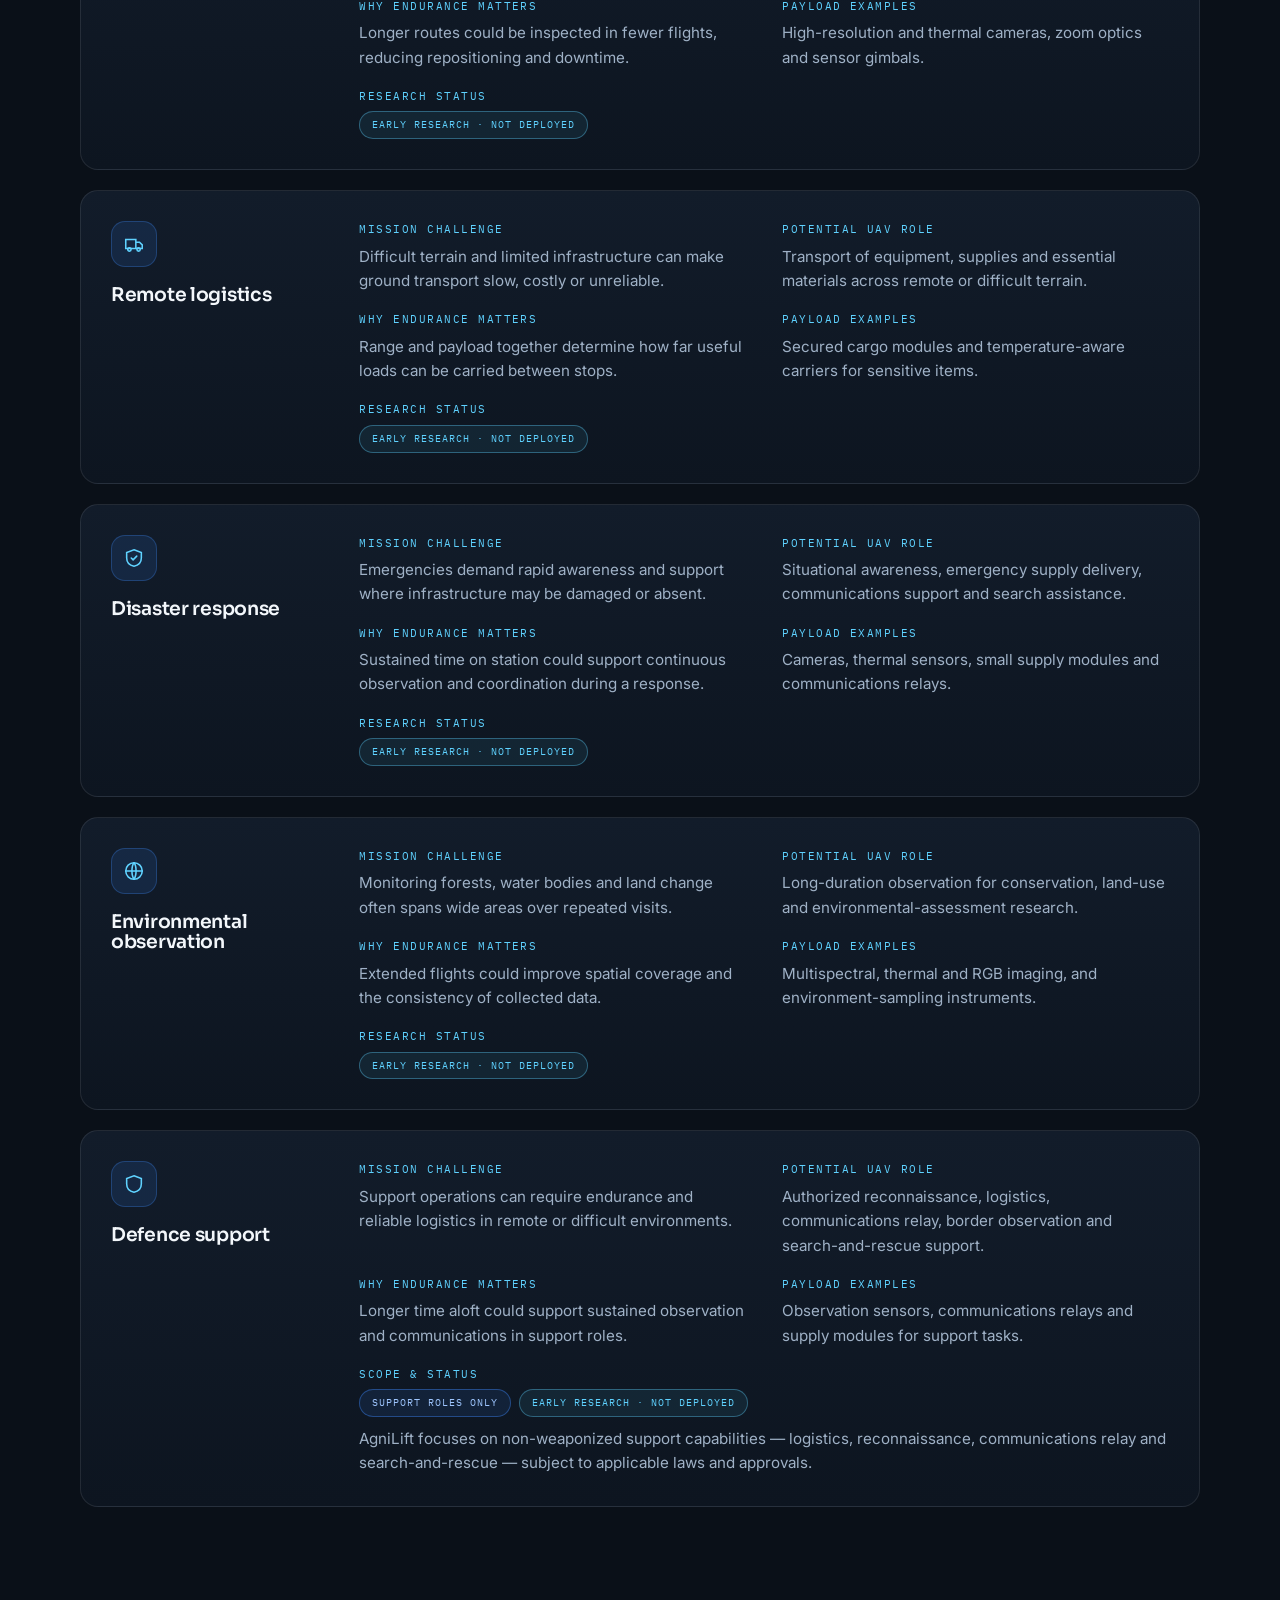
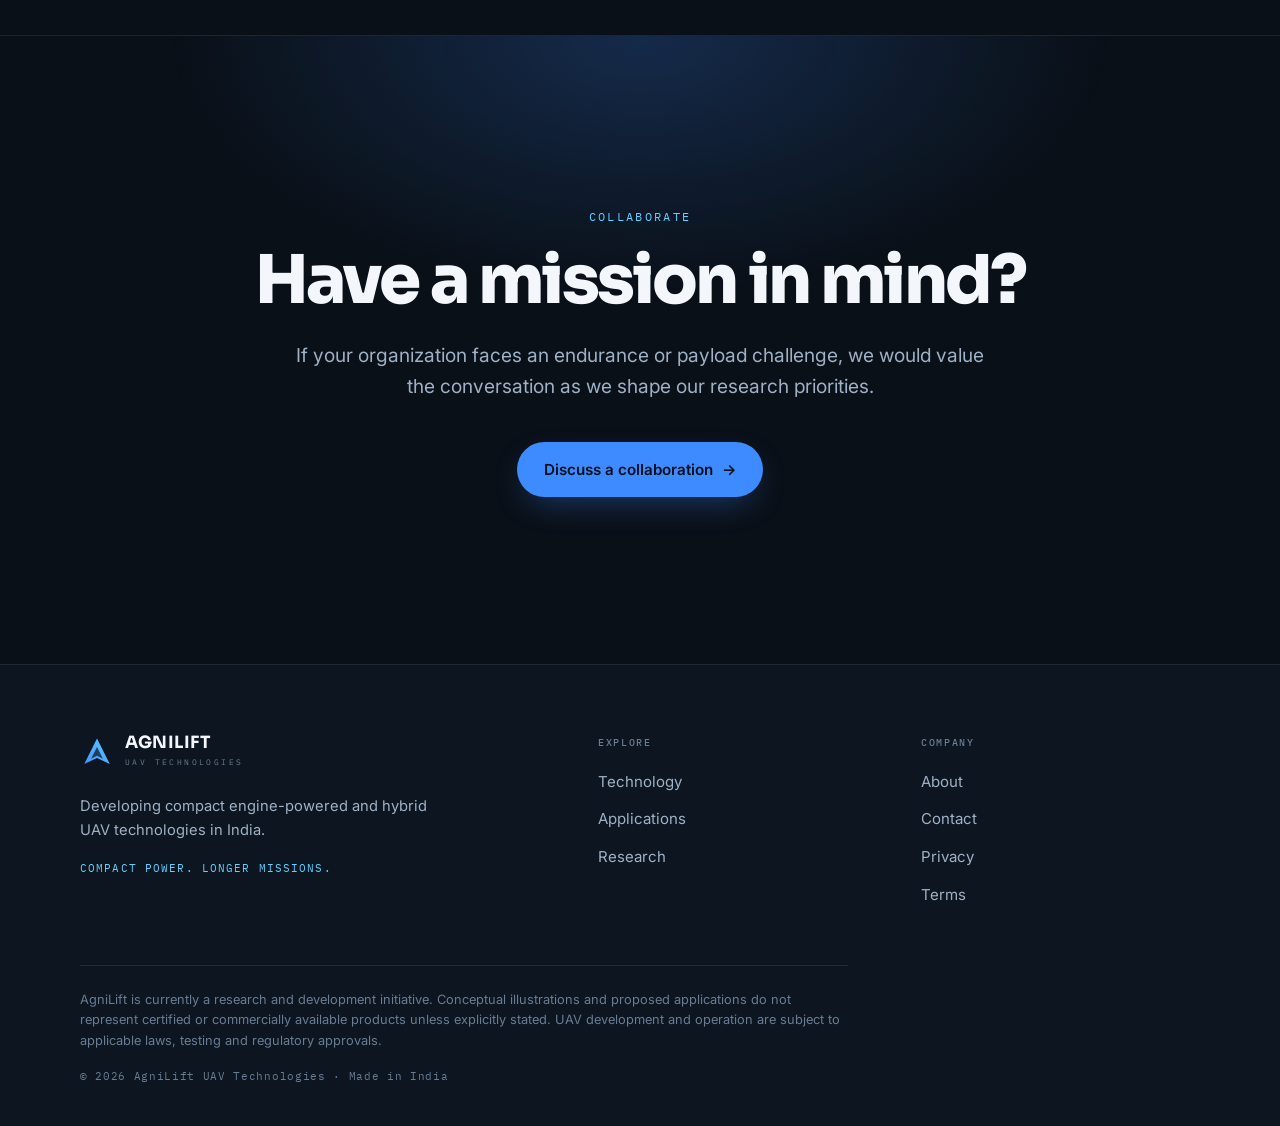
<file: applications.html>
<!DOCTYPE html>
<html lang="en">
<head>
<meta charset="UTF-8">
<meta name="viewport" content="width=device-width, initial-scale=1.0">
<title>Applications | AgniLift UAV Technologies</title>
<meta name="description" content="Potential mission areas for AgniLift's engine-powered and hybrid UAV research: agriculture, survey and mapping, industrial inspection, remote logistics, disaster response, environmental observation and defence-support operations.">
<meta name="theme-color" content="#0A1018">
<link rel="icon" href="favicon.svg" type="image/svg+xml">
<meta property="og:type" content="website">
<meta property="og:title" content="Applications | AgniLift UAV Technologies">
<meta property="og:description" content="UAV technology for demanding missions — potential application areas under research, not claims of deployed capability.">
<meta property="og:site_name" content="AgniLift UAV Technologies">
<link rel="preconnect" href="https://fonts.googleapis.com">
<link rel="preconnect" href="https://fonts.gstatic.com" crossorigin>
<link href="https://fonts.googleapis.com/css2?family=Sora:wght@500;600;700;800&family=Inter:wght@400;500;600&family=IBM+Plex+Mono:wght@400;500&display=swap" rel="stylesheet">
<link rel="stylesheet" href="assets/style.css?v=7">
</head>
<body>
<a class="skip" href="#main">Skip to content</a>
<div class="progress" id="progress"></div>

<header class="nav" id="nav">
  <div class="nav-in">
    <a class="brand" href="index.html" aria-label="AgniLift UAV Technologies — home">
      <svg viewBox="0 0 40 40" role="img" aria-label="AgniLift"><defs><linearGradient id="lg" x1="0" y1="40" x2="40" y2="0" gradientUnits="userSpaceOnUse"><stop offset="0" stop-color="#3E8BFF"/><stop offset="1" stop-color="#5FD2FF"/></linearGradient></defs><path d="M20 4 L35 34 L20 27 L5 34 Z" fill="url(#lg)"/><path d="M20 14 L27 28 L20 24.5 L13 28 Z" fill="#0A1018" opacity=".72"/></svg>
      <span><b>AGNILIFT</b><small>UAV Technologies</small></span>
    </a>
    <nav class="links" id="menu" aria-label="Primary">
      <a href="index.html">Home</a>
      <a href="technology.html">Technology</a>
      <a href="applications.html" class="on" aria-current="page">Applications</a>
      <a href="research.html">Research</a>
      <a href="about.html">About</a>
      <a href="contact.html">Contact</a>
      <span class="navcta"><a class="btn btn-p" href="contact.html">Discuss a Collaboration</a></span>
    </nav>
    <button class="burger" id="burger" type="button" aria-label="Open menu" aria-expanded="false" aria-controls="menu">
      <svg viewBox="0 0 24 24" fill="none" stroke="currentColor" stroke-width="1.8" stroke-linecap="round"><path d="M3 6h18M3 12h18M3 18h18"/></svg>
    </button>
  </div>
</header>
<div class="scrim" id="scrim"></div>

<main id="main">

  <section class="phero">
    <div class="wrap">
      <span class="eyebrow">Applications</span>
      <h1>UAV technology for demanding missions</h1>
      <p class="lead">Extended endurance and practical payload capacity could support a range of field operations. The areas below are potential directions for our research.</p>
      <div class="note warn" style="max-width:76ch">These are <strong>potential application areas under research</strong>, not claims of deployed or commercially available capability. Any operation would be subject to testing, validation and applicable regulatory approvals.</div>
    </div>
  </section>

  <section class="sect">
    <div class="wrap grid" style="gap:20px">

      <article class="card rv">
        <div class="appblk">
          <div>
            <div class="ico"><svg viewBox="0 0 24 24" fill="none" stroke="currentColor" stroke-width="1.7" stroke-linecap="round"><path d="M12 21c0-6 3-10 9-10-1 6-4 10-9 10zM12 21c0-5-3-8-8-8 1 5 3 8 8 8z"/></svg></div>
            <h3 class="h-md">Agriculture</h3>
          </div>
          <div class="appfields">
            <div><span class="mlabel">Mission challenge</span><p>Large fields and repeated passes can require long working time, frequent battery changes and support equipment.</p></div>
            <div><span class="mlabel">Potential UAV role</span><p>Precision spraying, seeding, crop monitoring and transport of agricultural materials.</p></div>
            <div><span class="mlabel">Why endurance matters</span><p>Longer sorties could reduce interruptions, helping operators cover more area within a working window.</p></div>
            <div><span class="mlabel">Payload examples</span><p>Spray tanks and nozzles, spreaders, multispectral and RGB cameras.</p></div>
            <div class="full"><span class="mlabel">Research status</span><p><span class="chip b">Early research · not deployed</span></p></div>
          </div>
        </div>
      </article>

      <article class="card rv">
        <div class="appblk">
          <div>
            <div class="ico"><svg viewBox="0 0 24 24" fill="none" stroke="currentColor" stroke-width="1.7" stroke-linecap="round"><path d="M9 4 3 6v14l6-2 6 2 6-2V4l-6 2-6-2zM9 4v14M15 6v14"/></svg></div>
            <h3 class="h-md">Survey &amp; mapping</h3>
          </div>
          <div class="appfields">
            <div><span class="mlabel">Mission challenge</span><p>Mapping large or remote areas can require many flights and significant time in the field.</p></div>
            <div><span class="mlabel">Potential UAV role</span><p>Long-duration aerial data collection for land, mining, construction and environmental assessment.</p></div>
            <div><span class="mlabel">Why endurance matters</span><p>Greater time aloft could allow more ground to be covered per flight, improving data continuity.</p></div>
            <div><span class="mlabel">Payload examples</span><p>Mapping cameras, LiDAR, and positioning systems for accurate georeferencing.</p></div>
            <div class="full"><span class="mlabel">Research status</span><p><span class="chip b">Early research · not deployed</span></p></div>
          </div>
        </div>
      </article>

      <article class="card rv">
        <div class="appblk">
          <div>
            <div class="ico"><svg viewBox="0 0 24 24" fill="none" stroke="currentColor" stroke-width="1.7" stroke-linecap="round"><circle cx="11" cy="11" r="7"/><path d="M16 16l5 5"/></svg></div>
            <h3 class="h-md">Industrial inspection</h3>
          </div>
          <div class="appfields">
            <div><span class="mlabel">Mission challenge</span><p>Infrastructure such as power lines, pipelines and solar sites can extend over long, difficult-to-reach corridors.</p></div>
            <div><span class="mlabel">Potential UAV role</span><p>Infrastructure observation, corridor inspection, mapping and operation around remote industrial sites.</p></div>
            <div><span class="mlabel">Why endurance matters</span><p>Longer routes could be inspected in fewer flights, reducing repositioning and downtime.</p></div>
            <div><span class="mlabel">Payload examples</span><p>High-resolution and thermal cameras, zoom optics and sensor gimbals.</p></div>
            <div class="full"><span class="mlabel">Research status</span><p><span class="chip b">Early research · not deployed</span></p></div>
          </div>
        </div>
      </article>

      <article class="card rv">
        <div class="appblk">
          <div>
            <div class="ico"><svg viewBox="0 0 24 24" fill="none" stroke="currentColor" stroke-width="1.7" stroke-linecap="round"><path d="M3 7h11v10H3zM14 10h4l3 3v4h-7z"/><circle cx="7" cy="18" r="1.8"/><circle cx="17" cy="18" r="1.8"/></svg></div>
            <h3 class="h-md">Remote logistics</h3>
          </div>
          <div class="appfields">
            <div><span class="mlabel">Mission challenge</span><p>Difficult terrain and limited infrastructure can make ground transport slow, costly or unreliable.</p></div>
            <div><span class="mlabel">Potential UAV role</span><p>Transport of equipment, supplies and essential materials across remote or difficult terrain.</p></div>
            <div><span class="mlabel">Why endurance matters</span><p>Range and payload together determine how far useful loads can be carried between stops.</p></div>
            <div><span class="mlabel">Payload examples</span><p>Secured cargo modules and temperature-aware carriers for sensitive items.</p></div>
            <div class="full"><span class="mlabel">Research status</span><p><span class="chip b">Early research · not deployed</span></p></div>
          </div>
        </div>
      </article>

      <article class="card rv">
        <div class="appblk">
          <div>
            <div class="ico"><svg viewBox="0 0 24 24" fill="none" stroke="currentColor" stroke-width="1.7" stroke-linecap="round"><path d="M12 3l8 3v6c0 5-3.5 8-8 9-4.5-1-8-4-8-9V6l8-3z"/><path d="M9 12l2 2 4-4"/></svg></div>
            <h3 class="h-md">Disaster response</h3>
          </div>
          <div class="appfields">
            <div><span class="mlabel">Mission challenge</span><p>Emergencies demand rapid awareness and support where infrastructure may be damaged or absent.</p></div>
            <div><span class="mlabel">Potential UAV role</span><p>Situational awareness, emergency supply delivery, communications support and search assistance.</p></div>
            <div><span class="mlabel">Why endurance matters</span><p>Sustained time on station could support continuous observation and coordination during a response.</p></div>
            <div><span class="mlabel">Payload examples</span><p>Cameras, thermal sensors, small supply modules and communications relays.</p></div>
            <div class="full"><span class="mlabel">Research status</span><p><span class="chip b">Early research · not deployed</span></p></div>
          </div>
        </div>
      </article>

      <article class="card rv">
        <div class="appblk">
          <div>
            <div class="ico"><svg viewBox="0 0 24 24" fill="none" stroke="currentColor" stroke-width="1.7" stroke-linecap="round"><circle cx="12" cy="12" r="9"/><path d="M3 12h18M12 3c3 3.5 3 14 0 18M12 3c-3 3.5-3 14 0 18"/></svg></div>
            <h3 class="h-md">Environmental observation</h3>
          </div>
          <div class="appfields">
            <div><span class="mlabel">Mission challenge</span><p>Monitoring forests, water bodies and land change often spans wide areas over repeated visits.</p></div>
            <div><span class="mlabel">Potential UAV role</span><p>Long-duration observation for conservation, land-use and environmental-assessment research.</p></div>
            <div><span class="mlabel">Why endurance matters</span><p>Extended flights could improve spatial coverage and the consistency of collected data.</p></div>
            <div><span class="mlabel">Payload examples</span><p>Multispectral, thermal and RGB imaging, and environment-sampling instruments.</p></div>
            <div class="full"><span class="mlabel">Research status</span><p><span class="chip b">Early research · not deployed</span></p></div>
          </div>
        </div>
      </article>

      <article class="card rv">
        <div class="appblk">
          <div>
            <div class="ico"><svg viewBox="0 0 24 24" fill="none" stroke="currentColor" stroke-width="1.7" stroke-linecap="round"><path d="M12 3l8 3v6c0 5-3.5 8-8 9-4.5-1-8-4-8-9V6l8-3z"/></svg></div>
            <h3 class="h-md">Defence support</h3>
          </div>
          <div class="appfields">
            <div><span class="mlabel">Mission challenge</span><p>Support operations can require endurance and reliable logistics in remote or difficult environments.</p></div>
            <div><span class="mlabel">Potential UAV role</span><p>Authorized reconnaissance, logistics, communications relay, border observation and search-and-rescue support.</p></div>
            <div><span class="mlabel">Why endurance matters</span><p>Longer time aloft could support sustained observation and communications in support roles.</p></div>
            <div><span class="mlabel">Payload examples</span><p>Observation sensors, communications relays and supply modules for support tasks.</p></div>
            <div class="full"><span class="mlabel">Scope &amp; status</span><p><span class="chip a">Support roles only</span> &nbsp;<span class="chip b">Early research · not deployed</span></p><p style="margin-top:10px">AgniLift focuses on non-weaponized support capabilities — logistics, reconnaissance, communications relay and search-and-rescue — subject to applicable laws and approvals.</p></div>
          </div>
        </div>
      </article>

    </div>
  </section>

  <section class="cta">
    <div class="wrap">
      <span class="mono rv" style="display:inline-block;margin-bottom:20px">Collaborate</span>
      <h2 class="rv">Have a mission in mind?</h2>
      <p class="lead rv">If your organization faces an endurance or payload challenge, we would value the conversation as we shape our research priorities.</p>
      <div class="btn-row center rv"><a class="btn btn-p" href="contact.html">Discuss a collaboration <span class="ar" aria-hidden="true">→</span></a></div>
    </div>
  </section>

</main>

<footer class="foot">
  <div class="wrap">
    <div class="foot-top">
      <div>
        <a class="brand" href="index.html" aria-label="AgniLift UAV Technologies — home">
          <svg viewBox="0 0 40 40" role="img" aria-label="AgniLift"><defs><linearGradient id="lg2" x1="0" y1="40" x2="40" y2="0" gradientUnits="userSpaceOnUse"><stop offset="0" stop-color="#3E8BFF"/><stop offset="1" stop-color="#5FD2FF"/></linearGradient></defs><path d="M20 4 L35 34 L20 27 L5 34 Z" fill="url(#lg2)"/><path d="M20 14 L27 28 L20 24.5 L13 28 Z" fill="#0D1520" opacity=".72"/></svg>
          <span><b>AGNILIFT</b><small>UAV Technologies</small></span>
        </a>
        <p style="margin-top:18px;max-width:40ch">Developing compact engine-powered and hybrid UAV technologies in India.</p>
        <div class="tagline">Compact Power. Longer Missions.</div>
      </div>
      <div><h5>Explore</h5><ul><li><a href="technology.html">Technology</a></li><li><a href="applications.html">Applications</a></li><li><a href="research.html">Research</a></li></ul></div>
      <div><h5>Company</h5><ul><li><a href="about.html">About</a></li><li><a href="contact.html">Contact</a></li><li><a href="privacy.html">Privacy</a></li><li><a href="terms.html">Terms</a></li></ul></div>
    </div>
    <p class="disc">AgniLift is currently a research and development initiative. Conceptual illustrations and proposed applications do not represent certified or commercially available products unless explicitly stated. UAV development and operation are subject to applicable laws, testing and regulatory approvals.</p>
    <p class="cp">© <span id="year">2026</span> AgniLift UAV Technologies · Made in India</p>
  </div>
</footer>

<script src="assets/app.js?v=7" defer></script>
</body>
</html>
</file>
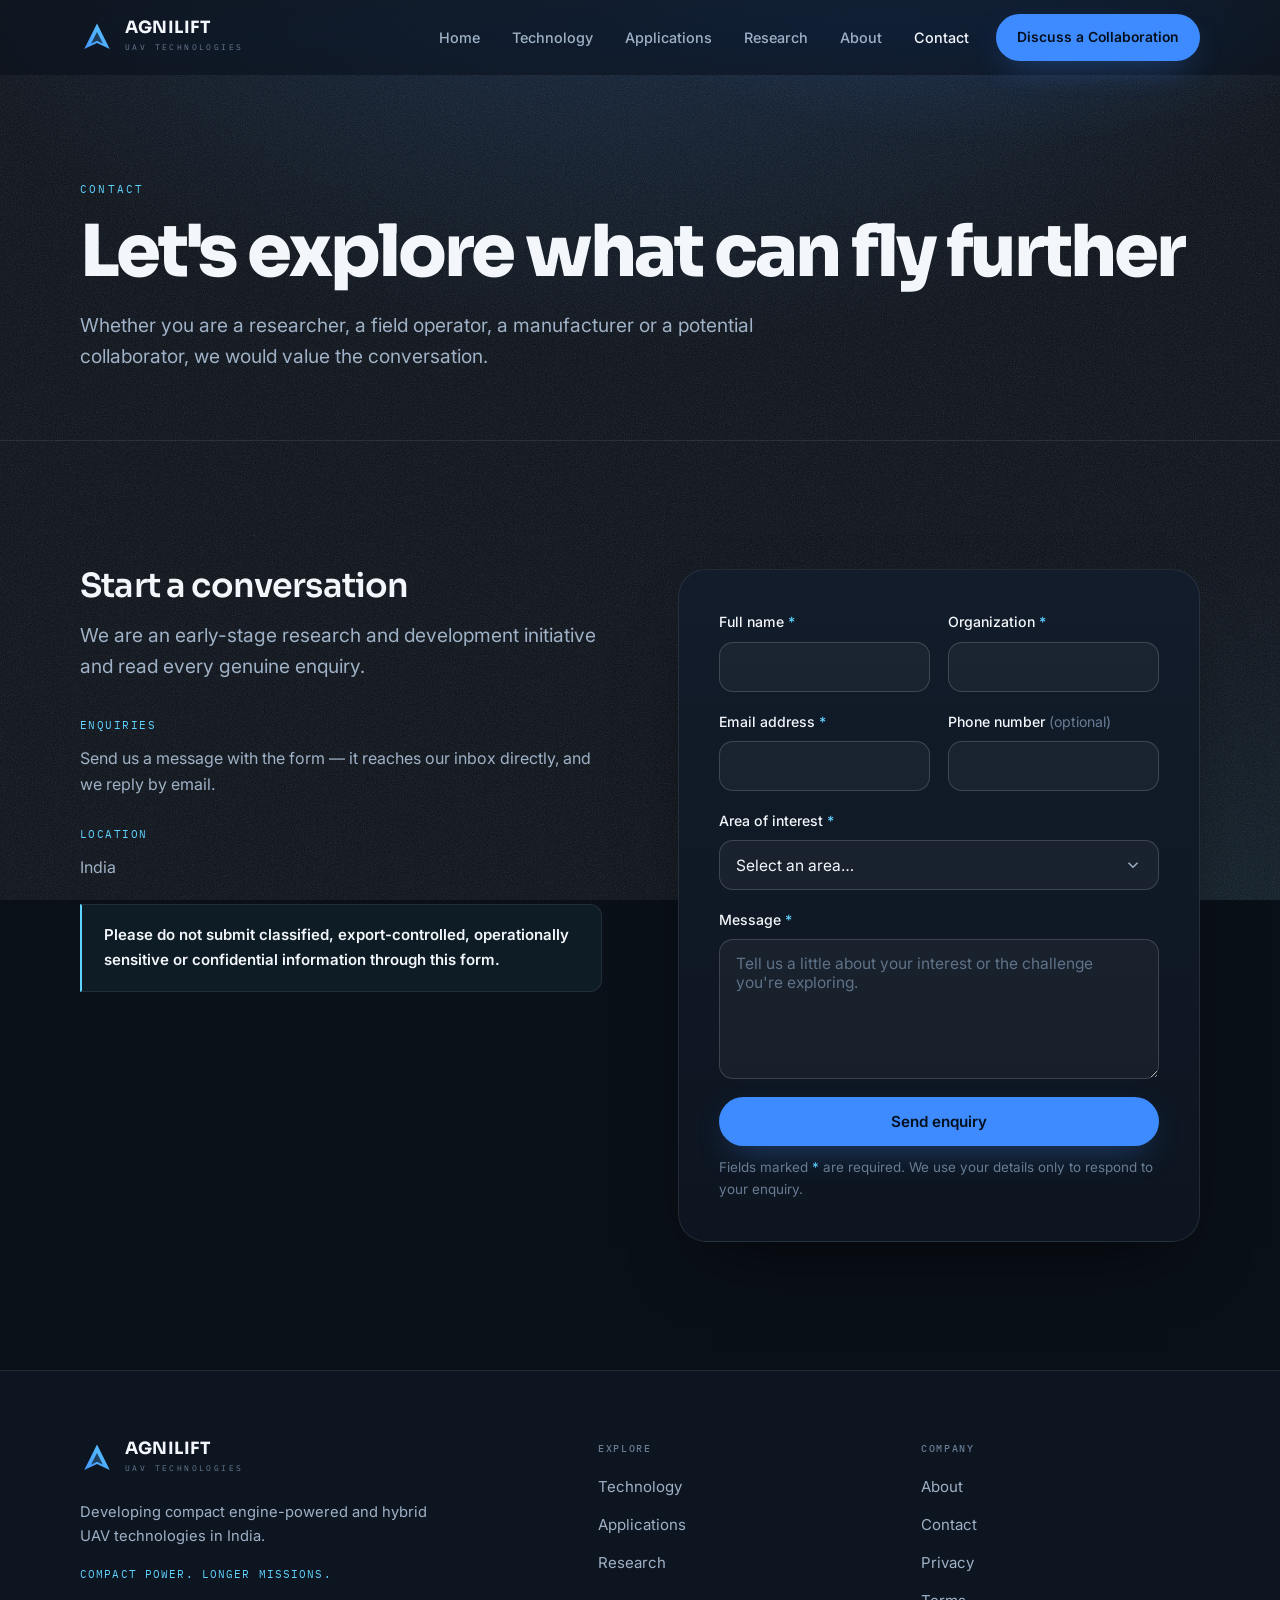
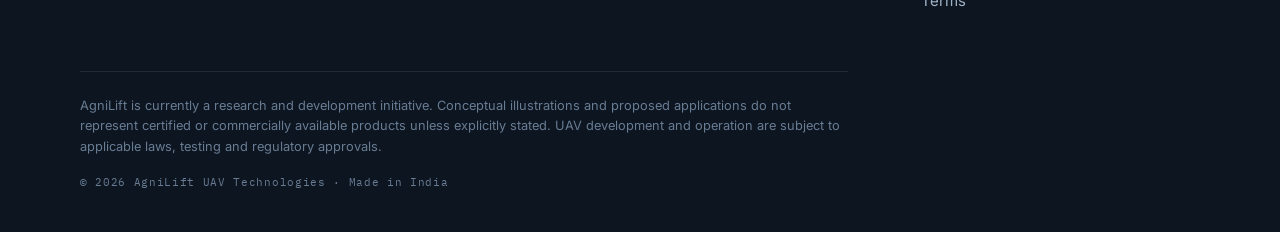
<file: contact.html>
<!DOCTYPE html>
<html lang="en">
<head>
<meta charset="UTF-8">
<meta name="viewport" content="width=device-width, initial-scale=1.0">
<title>Contact | AgniLift UAV Technologies</title>
<meta name="description" content="Contact AgniLift UAV Technologies to discuss research collaboration, agricultural, industrial or logistics applications, component supply, academic partnership or institutional enquiries.">
<meta name="theme-color" content="#0A1018">
<link rel="icon" href="favicon.svg" type="image/svg+xml">
<meta property="og:type" content="website">
<meta property="og:title" content="Contact | AgniLift UAV Technologies">
<meta property="og:description" content="Contact AgniLift UAV Technologies to discuss research collaboration, agricultural, industrial or logistics applications, component supply, academic partnership or institutional enquiries.">
<meta property="og:site_name" content="AgniLift UAV Technologies">
<link rel="preconnect" href="https://fonts.googleapis.com">
<link rel="preconnect" href="https://fonts.gstatic.com" crossorigin>
<link href="https://fonts.googleapis.com/css2?family=Sora:wght@500;600;700;800&family=Inter:wght@400;500;600&family=IBM+Plex+Mono:wght@400;500&display=swap" rel="stylesheet">
<link rel="stylesheet" href="assets/style.css?v=7">
</head>
<body>
<a class="skip" href="#main">Skip to content</a>
<div class="progress" id="progress"></div>

<header class="nav" id="nav">
  <div class="nav-in">
    <a class="brand" href="index.html" aria-label="AgniLift UAV Technologies — home">
      <svg viewBox="0 0 40 40" role="img" aria-label="AgniLift"><defs><linearGradient id="lg" x1="0" y1="40" x2="40" y2="0" gradientUnits="userSpaceOnUse"><stop offset="0" stop-color="#3E8BFF"/><stop offset="1" stop-color="#5FD2FF"/></linearGradient></defs><path d="M20 4 L35 34 L20 27 L5 34 Z" fill="url(#lg)"/><path d="M20 14 L27 28 L20 24.5 L13 28 Z" fill="#0A1018" opacity=".72"/></svg>
      <span><b>AGNILIFT</b><small>UAV Technologies</small></span>
    </a>
    <nav class="links" id="menu" aria-label="Primary">
      <a href="index.html">Home</a>
      <a href="technology.html">Technology</a>
      <a href="applications.html">Applications</a>
      <a href="research.html">Research</a>
      <a href="about.html">About</a>
      <a href="contact.html" class="on" aria-current="page">Contact</a>
      <span class="navcta"><a class="btn btn-p" href="contact.html">Discuss a Collaboration</a></span>
    </nav>
    <button class="burger" id="burger" type="button" aria-label="Open menu" aria-expanded="false" aria-controls="menu">
      <svg viewBox="0 0 24 24" fill="none" stroke="currentColor" stroke-width="1.8" stroke-linecap="round"><path d="M3 6h18M3 12h18M3 18h18"/></svg>
    </button>
  </div>
</header>
<div class="scrim" id="scrim"></div>

<main id="main">
  <section class="phero">
    <div class="wrap">
      <span class="eyebrow">Contact</span>
      <h1>Let's explore what can fly further</h1>
      <p class="lead">Whether you are a researcher, a field operator, a manufacturer or a potential collaborator, we would value the conversation.</p>
    </div>
  </section>

  <section class="sect">
    <div class="wrap show" style="align-items:start">
      <div class="show-copy rv">
        <h2 class="h-md">Start a conversation</h2>
        <p class="lead" style="margin-top:16px">We are an early-stage research and development initiative and read every genuine enquiry.</p>
        <div style="margin-top:28px"><span class="mlabel">Enquiries</span><p style="margin-top:8px">Send us a message with the form — it reaches our inbox directly, and we reply by email.</p></div>
        <div style="margin-top:22px"><span class="mlabel">Location</span><p style="margin-top:8px">India</p></div>
        <div class="note warn"><strong>Please do not submit classified, export-controlled, operationally sensitive or confidential information through this form.</strong></div>
      </div>
      <div class="show-media">
        <div class="panel">
          <form id="contact-form" novalidate>
            <input type="hidden" name="access_key" value="d46faf3d-528c-4947-8314-7e7f089c586a">
            <input type="hidden" name="subject" value="New AgniLift website enquiry">
            <input type="hidden" name="from_name" value="AgniLift Website">
            <input type="checkbox" name="botcheck" style="display:none" tabindex="-1" aria-hidden="true">
            <div class="frow">
              <div class="field"><label for="cf-name">Full name <span class="req" aria-hidden="true">*</span></label><input id="cf-name" name="name" type="text" autocomplete="name" required></div>
              <div class="field"><label for="cf-org">Organization <span class="req" aria-hidden="true">*</span></label><input id="cf-org" name="organization" type="text" autocomplete="organization" required></div>
            </div>
            <div class="frow">
              <div class="field"><label for="cf-email">Email address <span class="req" aria-hidden="true">*</span></label><input id="cf-email" name="email" type="email" autocomplete="email" required></div>
              <div class="field"><label for="cf-phone">Phone number <span style="color:var(--faint);font-weight:400">(optional)</span></label><input id="cf-phone" name="phone" type="tel" autocomplete="tel" inputmode="tel"></div>
            </div>
            <div class="field">
              <label for="cf-interest">Area of interest <span class="req" aria-hidden="true">*</span></label>
              <select id="cf-interest" name="interest" required>
                <option value="" selected disabled>Select an area…</option>
                <option>Research collaboration</option><option>Agriculture</option><option>Industrial application</option>
                <option>Logistics</option><option>Component supply</option><option>Academic partnership</option>
                <option>Investment</option><option>Government or institutional enquiry</option><option>Careers</option><option>Other</option>
              </select>
            </div>
            <div class="field"><label for="cf-message">Message <span class="req" aria-hidden="true">*</span></label><textarea id="cf-message" name="message" required placeholder="Tell us a little about your interest or the challenge you're exploring."></textarea></div>
            <button class="btn btn-p btn-block" type="submit">Send enquiry</button>
            <p class="fnote">Fields marked <span class="req" aria-hidden="true">*</span> are required. We use your details only to respond to your enquiry.</p>
            <div id="form-status" class="fstatus" aria-live="polite"></div>
          </form>
        </div>
      </div>
    </div>
  </section>
</main>

<footer class="foot">
  <div class="wrap">
    <div class="foot-top">
      <div>
        <a class="brand" href="index.html" aria-label="AgniLift UAV Technologies — home">
          <svg viewBox="0 0 40 40" role="img" aria-label="AgniLift"><defs><linearGradient id="lg2" x1="0" y1="40" x2="40" y2="0" gradientUnits="userSpaceOnUse"><stop offset="0" stop-color="#3E8BFF"/><stop offset="1" stop-color="#5FD2FF"/></linearGradient></defs><path d="M20 4 L35 34 L20 27 L5 34 Z" fill="url(#lg2)"/><path d="M20 14 L27 28 L20 24.5 L13 28 Z" fill="#0D1520" opacity=".72"/></svg>
          <span><b>AGNILIFT</b><small>UAV Technologies</small></span>
        </a>
        <p style="margin-top:18px;max-width:40ch">Developing compact engine-powered and hybrid UAV technologies in India.</p>
        <div class="tagline">Compact Power. Longer Missions.</div>
      </div>
      <div><h5>Explore</h5><ul><li><a href="technology.html">Technology</a></li><li><a href="applications.html">Applications</a></li><li><a href="research.html">Research</a></li></ul></div>
      <div><h5>Company</h5><ul><li><a href="about.html">About</a></li><li><a href="contact.html">Contact</a></li><li><a href="privacy.html">Privacy</a></li><li><a href="terms.html">Terms</a></li></ul></div>
    </div>
    <p class="disc">AgniLift is currently a research and development initiative. Conceptual illustrations and proposed applications do not represent certified or commercially available products unless explicitly stated. UAV development and operation are subject to applicable laws, testing and regulatory approvals.</p>
    <p class="cp">© <span id="year">2026</span> AgniLift UAV Technologies · Made in India</p>
  </div>
</footer>

<script src="assets/app.js?v=7" defer></script>
</body>
</html>
</file>
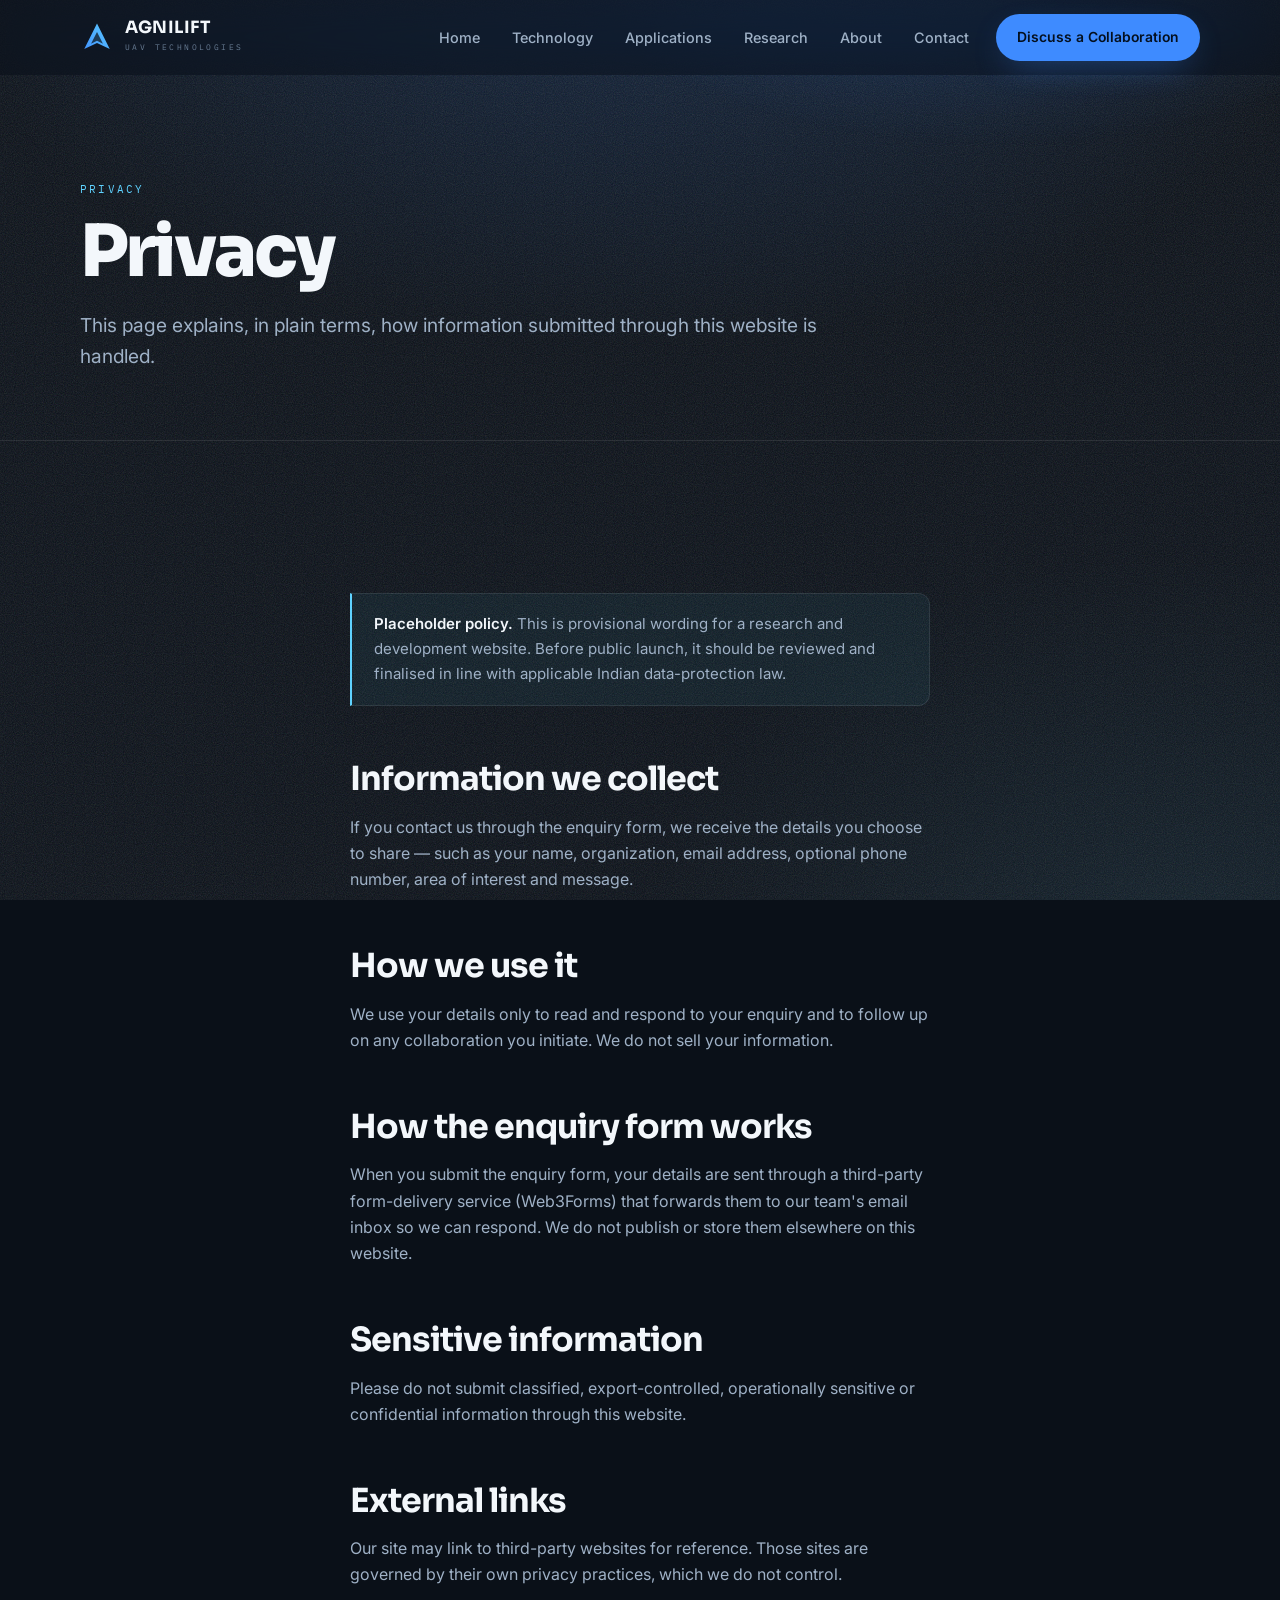
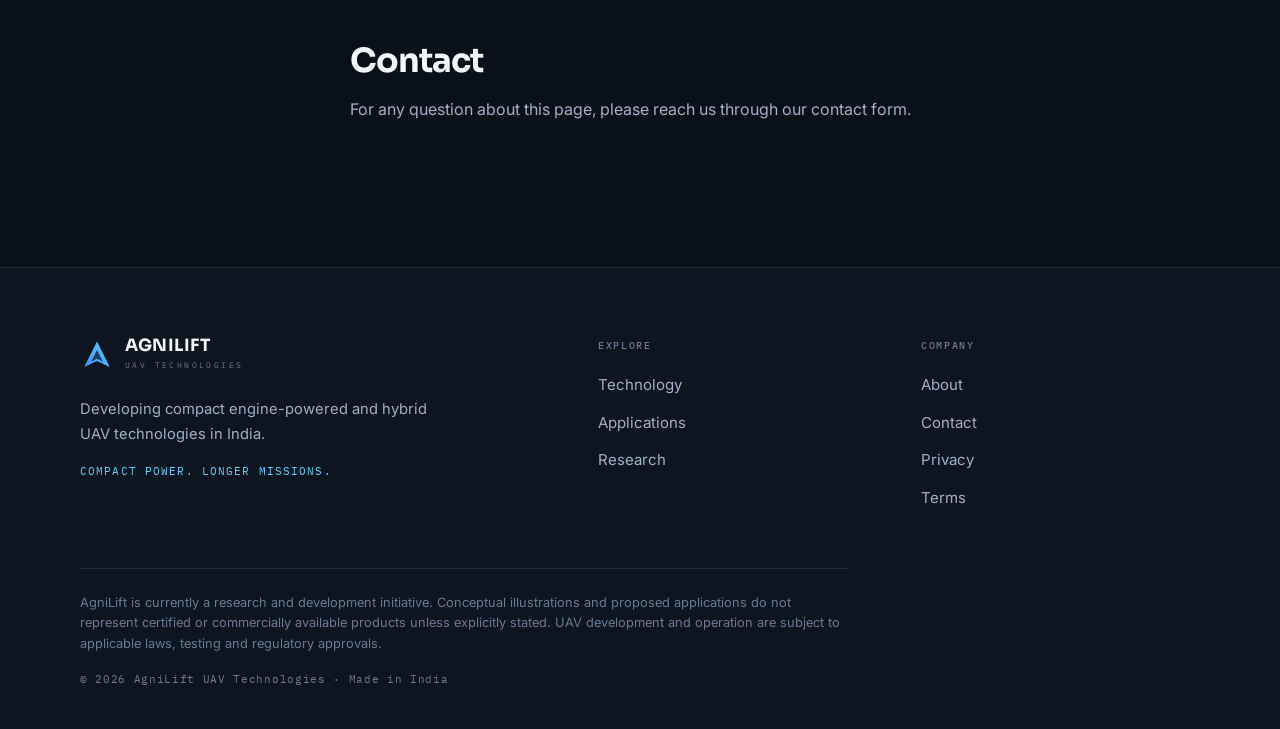
<file: privacy.html>
<!DOCTYPE html>
<html lang="en">
<head>
<meta charset="UTF-8">
<meta name="viewport" content="width=device-width, initial-scale=1.0">
<title>Privacy | AgniLift UAV Technologies</title>
<meta name="description" content="How AgniLift UAV Technologies handles information submitted through this research and development website.">
<meta name="theme-color" content="#0A1018">
<link rel="icon" href="favicon.svg" type="image/svg+xml">
<meta property="og:type" content="website">
<meta property="og:title" content="Privacy | AgniLift UAV Technologies">
<meta property="og:description" content="How AgniLift UAV Technologies handles information submitted through this research and development website.">
<meta property="og:site_name" content="AgniLift UAV Technologies">
<link rel="preconnect" href="https://fonts.googleapis.com">
<link rel="preconnect" href="https://fonts.gstatic.com" crossorigin>
<link href="https://fonts.googleapis.com/css2?family=Sora:wght@500;600;700;800&family=Inter:wght@400;500;600&family=IBM+Plex+Mono:wght@400;500&display=swap" rel="stylesheet">
<link rel="stylesheet" href="assets/style.css?v=7">
</head>
<body>
<a class="skip" href="#main">Skip to content</a>
<div class="progress" id="progress"></div>

<header class="nav" id="nav">
  <div class="nav-in">
    <a class="brand" href="index.html" aria-label="AgniLift UAV Technologies — home">
      <svg viewBox="0 0 40 40" role="img" aria-label="AgniLift"><defs><linearGradient id="lg" x1="0" y1="40" x2="40" y2="0" gradientUnits="userSpaceOnUse"><stop offset="0" stop-color="#3E8BFF"/><stop offset="1" stop-color="#5FD2FF"/></linearGradient></defs><path d="M20 4 L35 34 L20 27 L5 34 Z" fill="url(#lg)"/><path d="M20 14 L27 28 L20 24.5 L13 28 Z" fill="#0A1018" opacity=".72"/></svg>
      <span><b>AGNILIFT</b><small>UAV Technologies</small></span>
    </a>
    <nav class="links" id="menu" aria-label="Primary">
      <a href="index.html">Home</a>
      <a href="technology.html">Technology</a>
      <a href="applications.html">Applications</a>
      <a href="research.html">Research</a>
      <a href="about.html">About</a>
      <a href="contact.html">Contact</a>
      <span class="navcta"><a class="btn btn-p" href="contact.html">Discuss a Collaboration</a></span>
    </nav>
    <button class="burger" id="burger" type="button" aria-label="Open menu" aria-expanded="false" aria-controls="menu">
      <svg viewBox="0 0 24 24" fill="none" stroke="currentColor" stroke-width="1.8" stroke-linecap="round"><path d="M3 6h18M3 12h18M3 18h18"/></svg>
    </button>
  </div>
</header>
<div class="scrim" id="scrim"></div>

<main id="main">
  <section class="phero">
    <div class="wrap">
      <span class="eyebrow">Privacy</span>
      <h1>Privacy</h1>
      <p class="lead">This page explains, in plain terms, how information submitted through this website is handled.</p>
    </div>
  </section>

  <section class="sect">
    <div class="wrap prose rv">
      <div class="note warn"><strong>Placeholder policy.</strong> This is provisional wording for a research and development website. Before public launch, it should be reviewed and finalised in line with applicable Indian data-protection law.</div>
      <h2>Information we collect</h2>
      <p>If you contact us through the enquiry form, we receive the details you choose to share — such as your name, organization, email address, optional phone number, area of interest and message.</p>
      <h2>How we use it</h2>
      <p>We use your details only to read and respond to your enquiry and to follow up on any collaboration you initiate. We do not sell your information.</p>
      <h2>How the enquiry form works</h2>
      <p>When you submit the enquiry form, your details are sent through a third-party form-delivery service (Web3Forms) that forwards them to our team's email inbox so we can respond. We do not publish or store them elsewhere on this website.</p>
      <h2>Sensitive information</h2>
      <p>Please do not submit classified, export-controlled, operationally sensitive or confidential information through this website.</p>
      <h2>External links</h2>
      <p>Our site may link to third-party websites for reference. Those sites are governed by their own privacy practices, which we do not control.</p>
      <h2>Contact</h2>
      <p>For any question about this page, please reach us through our <a href="contact.html">contact form</a>.</p>
    </div>
  </section>
</main>

<footer class="foot">
  <div class="wrap">
    <div class="foot-top">
      <div>
        <a class="brand" href="index.html" aria-label="AgniLift UAV Technologies — home">
          <svg viewBox="0 0 40 40" role="img" aria-label="AgniLift"><defs><linearGradient id="lg2" x1="0" y1="40" x2="40" y2="0" gradientUnits="userSpaceOnUse"><stop offset="0" stop-color="#3E8BFF"/><stop offset="1" stop-color="#5FD2FF"/></linearGradient></defs><path d="M20 4 L35 34 L20 27 L5 34 Z" fill="url(#lg2)"/><path d="M20 14 L27 28 L20 24.5 L13 28 Z" fill="#0D1520" opacity=".72"/></svg>
          <span><b>AGNILIFT</b><small>UAV Technologies</small></span>
        </a>
        <p style="margin-top:18px;max-width:40ch">Developing compact engine-powered and hybrid UAV technologies in India.</p>
        <div class="tagline">Compact Power. Longer Missions.</div>
      </div>
      <div><h5>Explore</h5><ul><li><a href="technology.html">Technology</a></li><li><a href="applications.html">Applications</a></li><li><a href="research.html">Research</a></li></ul></div>
      <div><h5>Company</h5><ul><li><a href="about.html">About</a></li><li><a href="contact.html">Contact</a></li><li><a href="privacy.html">Privacy</a></li><li><a href="terms.html">Terms</a></li></ul></div>
    </div>
    <p class="disc">AgniLift is currently a research and development initiative. Conceptual illustrations and proposed applications do not represent certified or commercially available products unless explicitly stated. UAV development and operation are subject to applicable laws, testing and regulatory approvals.</p>
    <p class="cp">© <span id="year">2026</span> AgniLift UAV Technologies · Made in India</p>
  </div>
</footer>

<script src="assets/app.js?v=7" defer></script>
</body>
</html>
</file>
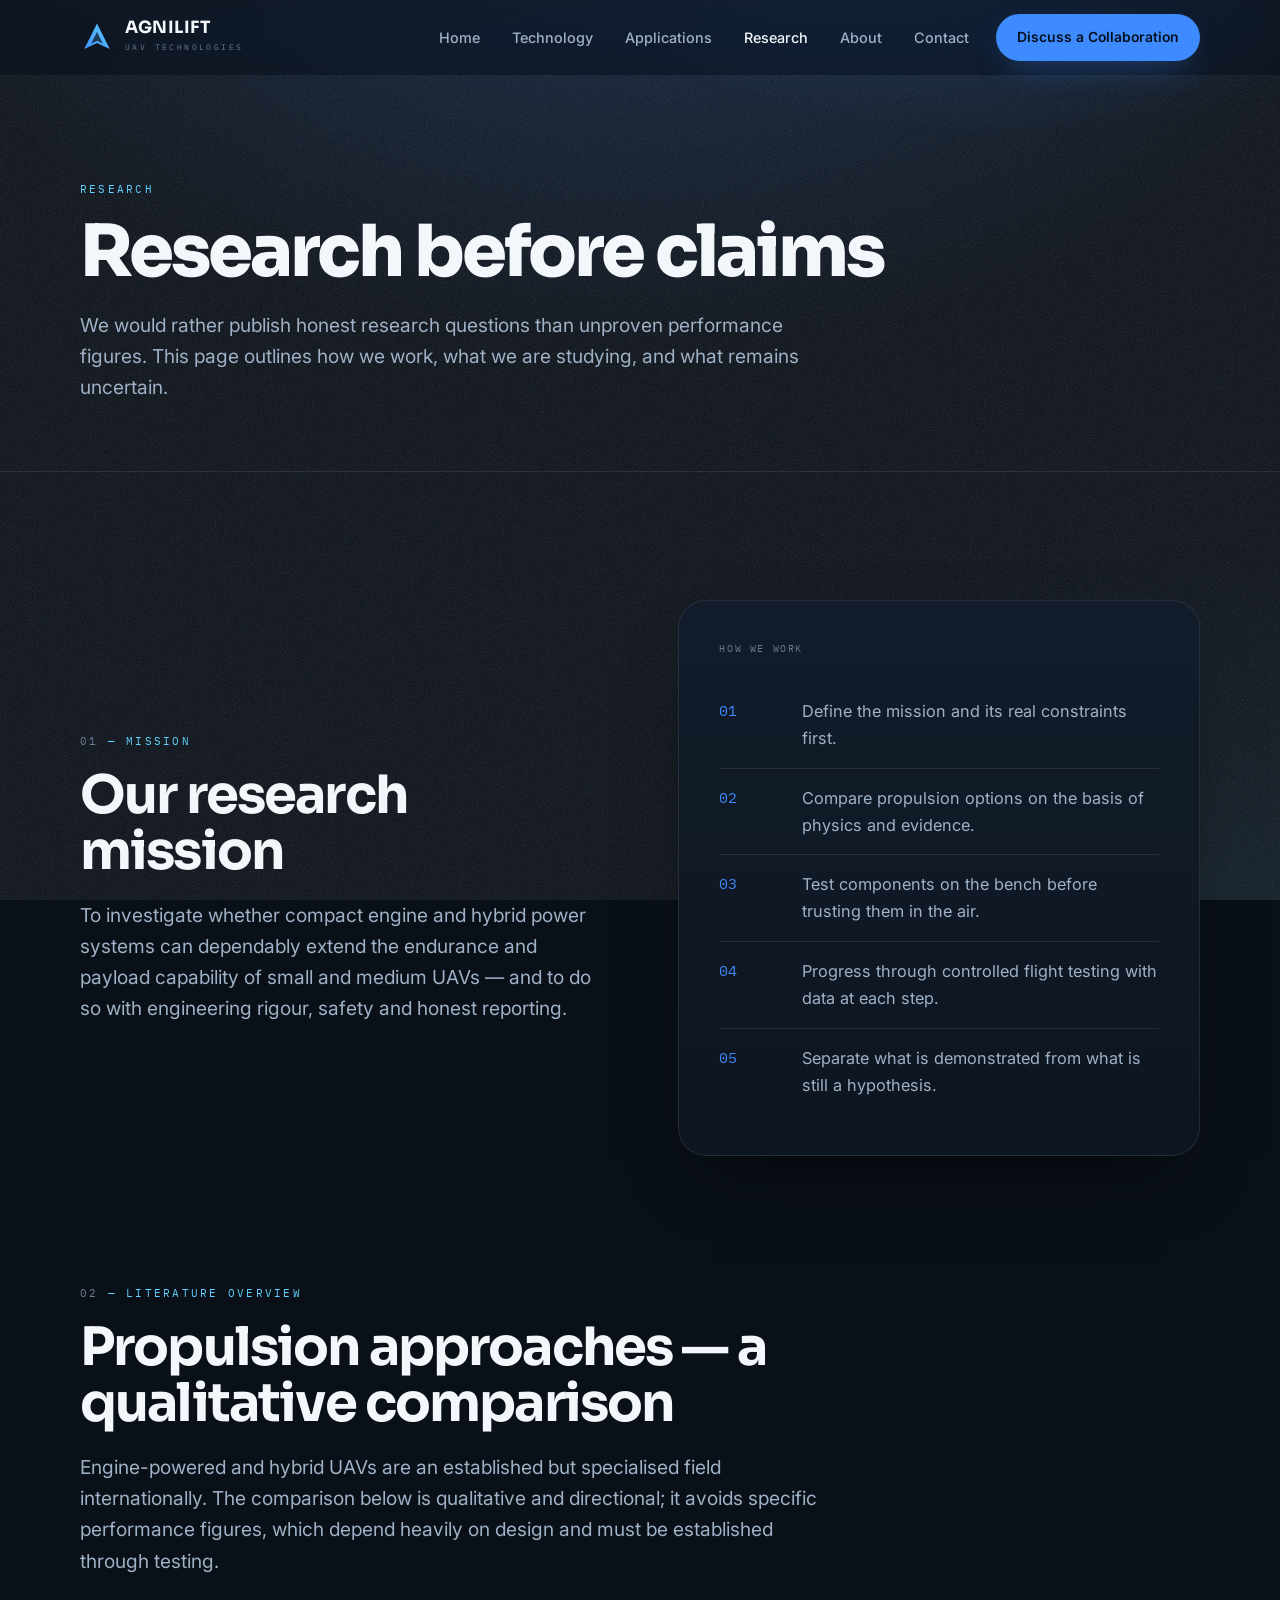
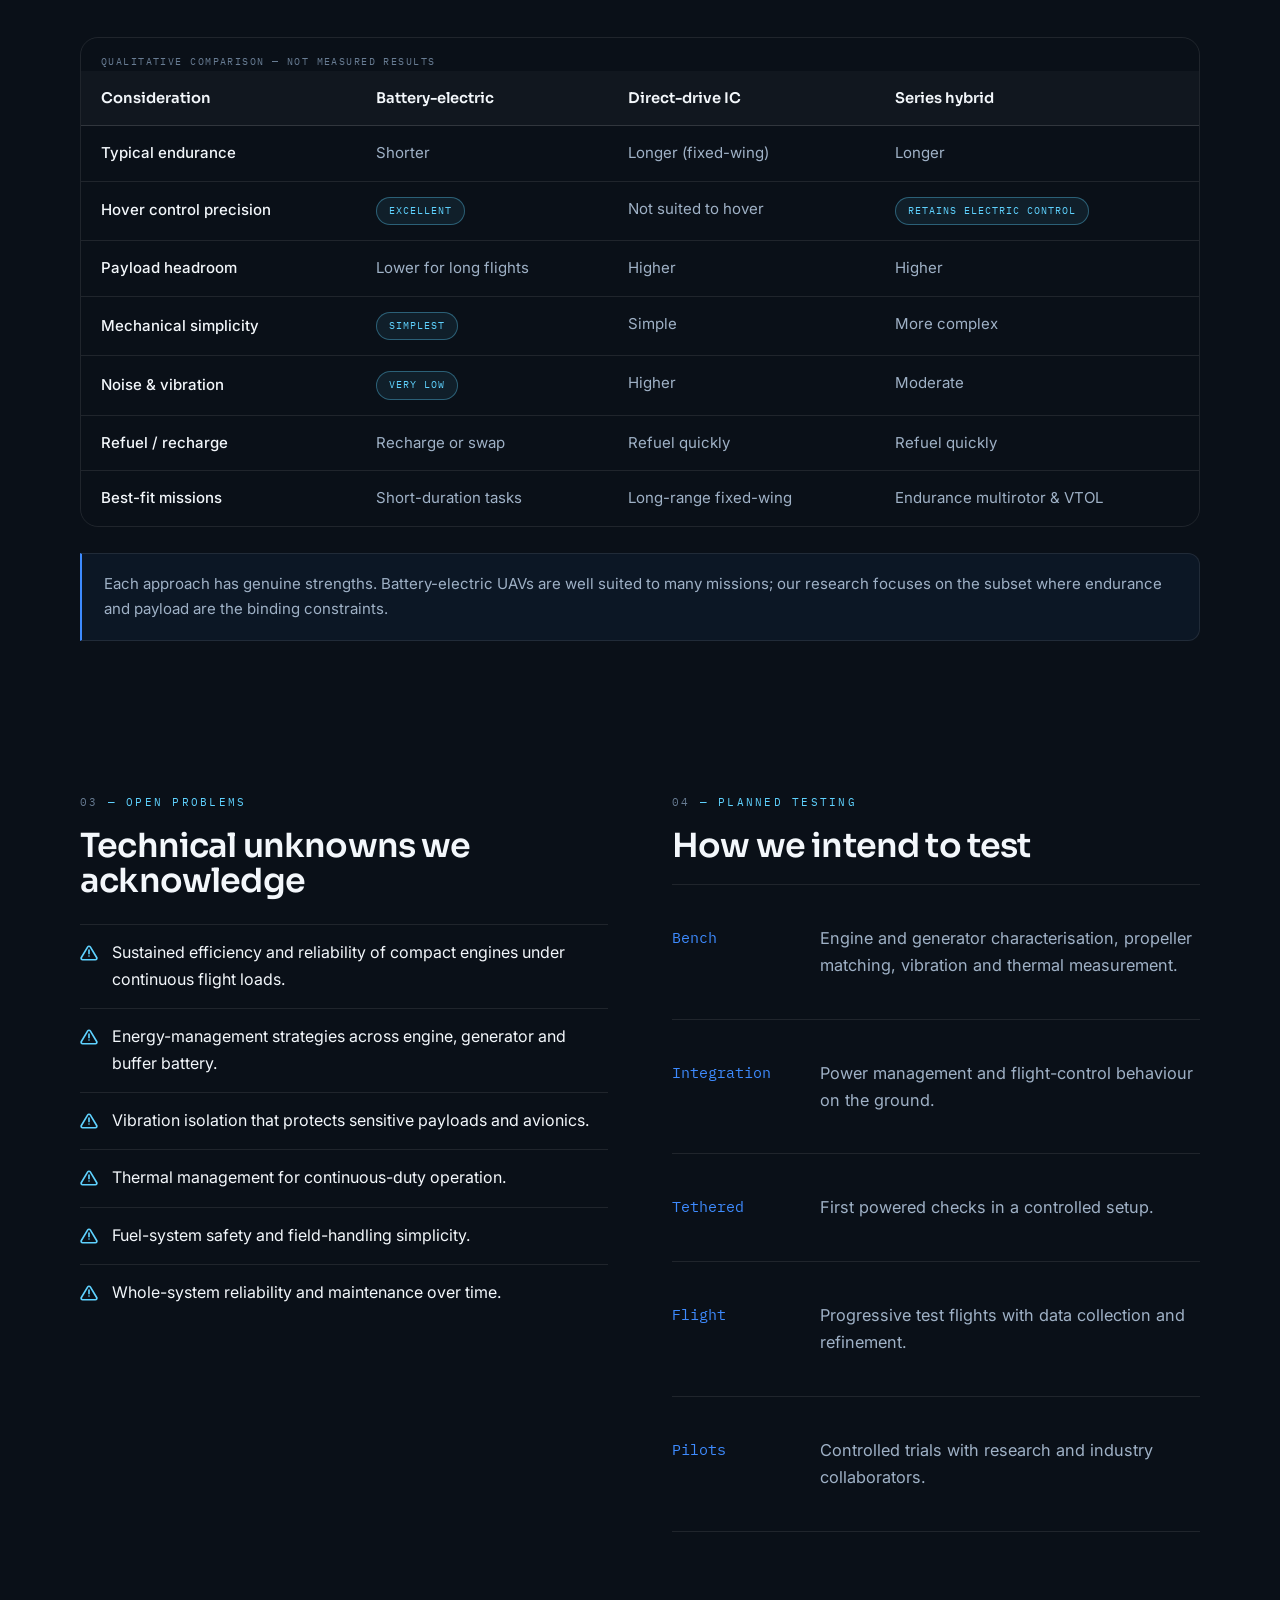
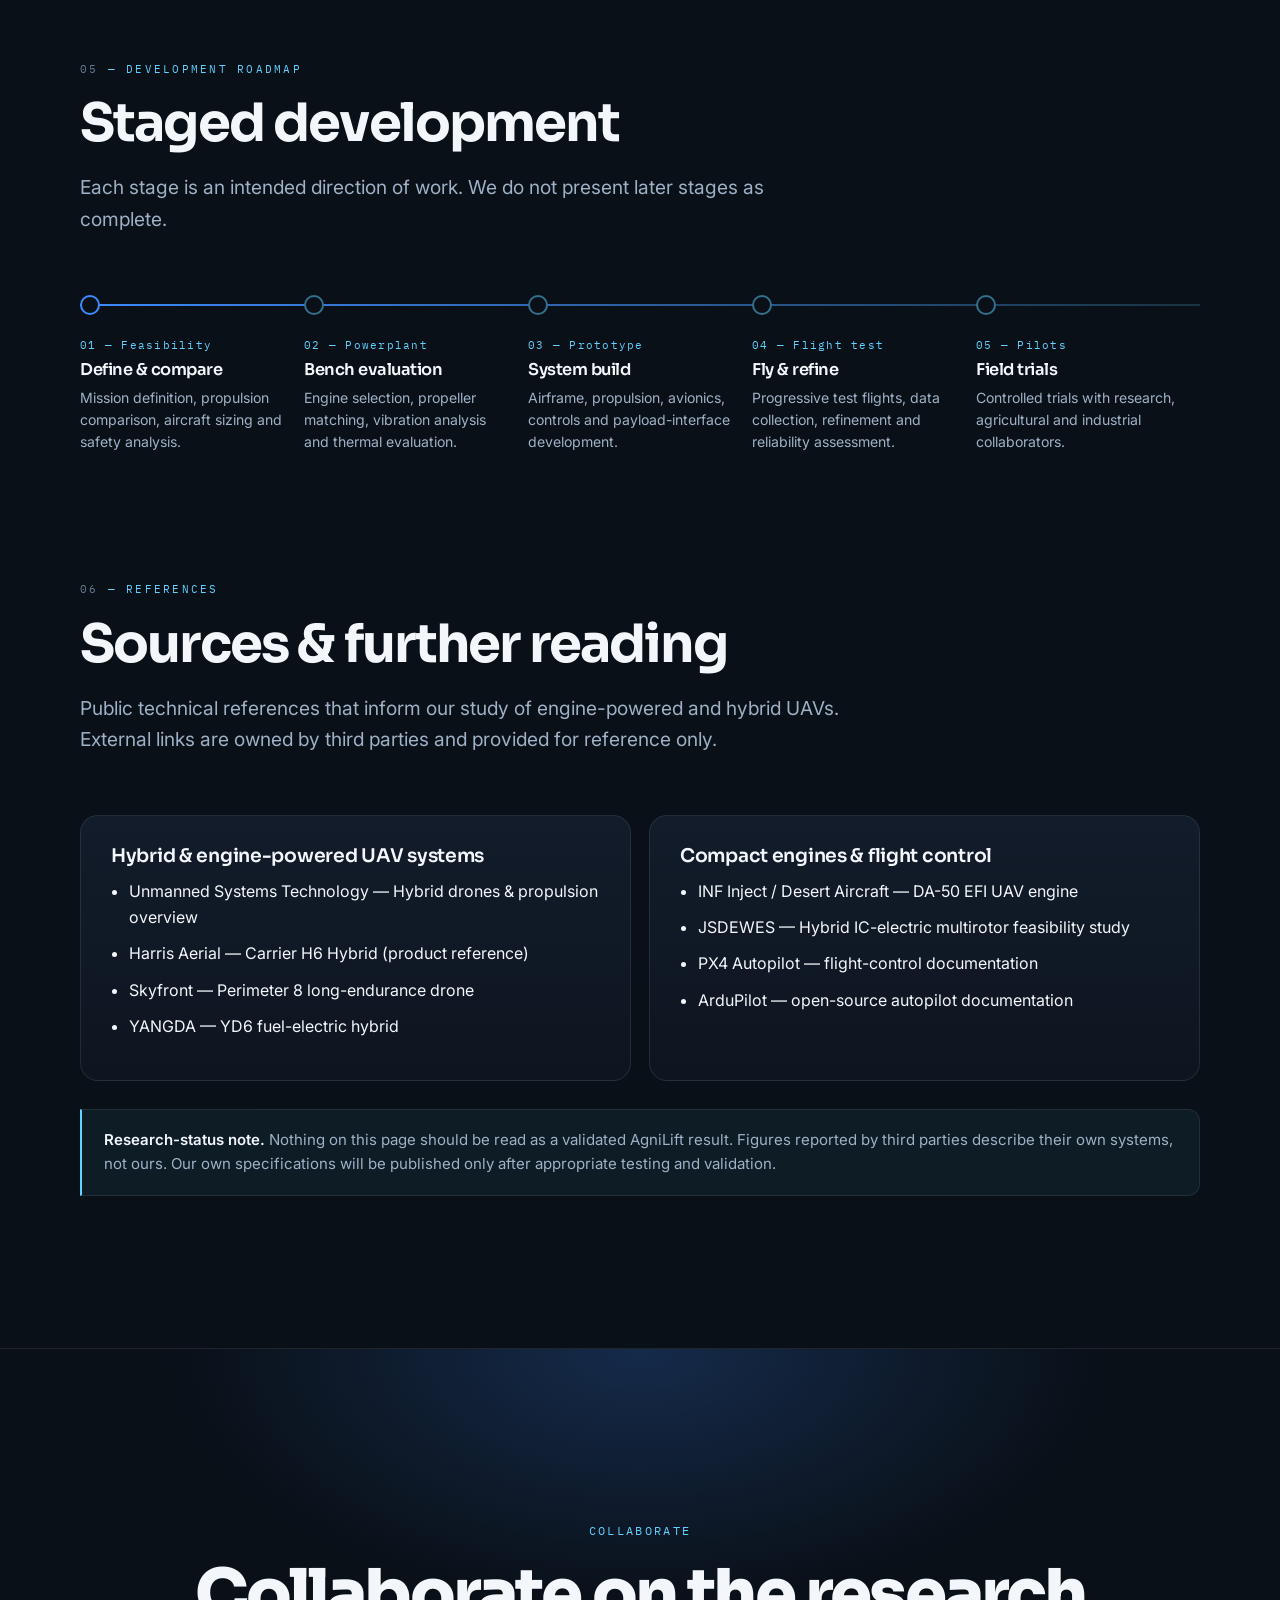
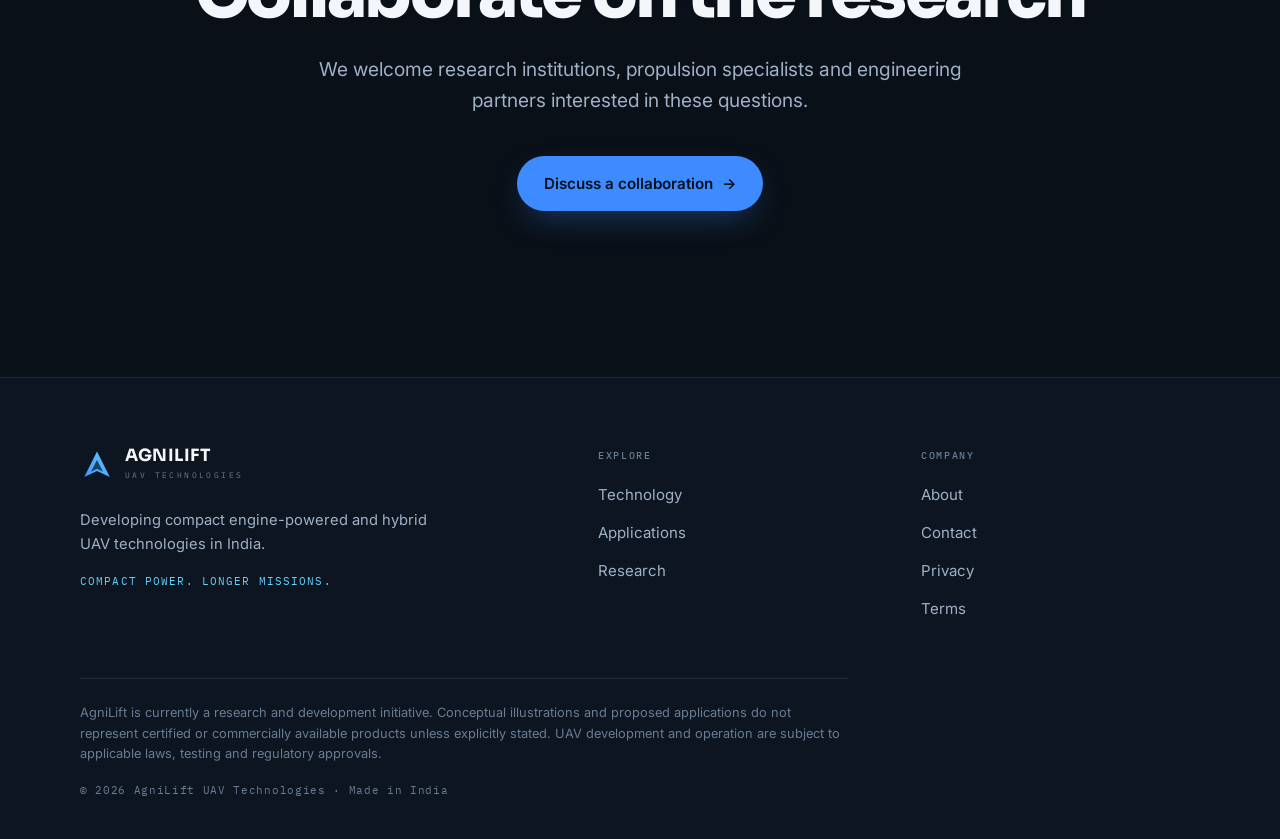
<file: research.html>
<!DOCTYPE html>
<html lang="en">
<head>
<meta charset="UTF-8">
<meta name="viewport" content="width=device-width, initial-scale=1.0">
<title>Research | AgniLift UAV Technologies</title>
<meta name="description" content="AgniLift's research approach: methodology, a qualitative comparison of battery, direct-drive IC and hybrid propulsion, technical unknowns, planned testing and references.">
<meta name="theme-color" content="#0A1018">
<link rel="icon" href="favicon.svg" type="image/svg+xml">
<meta property="og:type" content="website">
<meta property="og:title" content="Research | AgniLift UAV Technologies">
<meta property="og:description" content="AgniLift's research approach: methodology, a qualitative comparison of battery, direct-drive IC and hybrid propulsion, technical unknowns, planned testing and references.">
<meta property="og:site_name" content="AgniLift UAV Technologies">
<link rel="preconnect" href="https://fonts.googleapis.com">
<link rel="preconnect" href="https://fonts.gstatic.com" crossorigin>
<link href="https://fonts.googleapis.com/css2?family=Sora:wght@500;600;700;800&family=Inter:wght@400;500;600&family=IBM+Plex+Mono:wght@400;500&display=swap" rel="stylesheet">
<link rel="stylesheet" href="assets/style.css?v=7">
</head>
<body>
<a class="skip" href="#main">Skip to content</a>
<div class="progress" id="progress"></div>

<header class="nav" id="nav">
  <div class="nav-in">
    <a class="brand" href="index.html" aria-label="AgniLift UAV Technologies — home">
      <svg viewBox="0 0 40 40" role="img" aria-label="AgniLift"><defs><linearGradient id="lg" x1="0" y1="40" x2="40" y2="0" gradientUnits="userSpaceOnUse"><stop offset="0" stop-color="#3E8BFF"/><stop offset="1" stop-color="#5FD2FF"/></linearGradient></defs><path d="M20 4 L35 34 L20 27 L5 34 Z" fill="url(#lg)"/><path d="M20 14 L27 28 L20 24.5 L13 28 Z" fill="#0A1018" opacity=".72"/></svg>
      <span><b>AGNILIFT</b><small>UAV Technologies</small></span>
    </a>
    <nav class="links" id="menu" aria-label="Primary">
      <a href="index.html">Home</a>
      <a href="technology.html">Technology</a>
      <a href="applications.html">Applications</a>
      <a href="research.html" class="on" aria-current="page">Research</a>
      <a href="about.html">About</a>
      <a href="contact.html">Contact</a>
      <span class="navcta"><a class="btn btn-p" href="contact.html">Discuss a Collaboration</a></span>
    </nav>
    <button class="burger" id="burger" type="button" aria-label="Open menu" aria-expanded="false" aria-controls="menu">
      <svg viewBox="0 0 24 24" fill="none" stroke="currentColor" stroke-width="1.8" stroke-linecap="round"><path d="M3 6h18M3 12h18M3 18h18"/></svg>
    </button>
  </div>
</header>
<div class="scrim" id="scrim"></div>

<main id="main">
  <section class="phero">
    <div class="wrap">
      <span class="eyebrow">Research</span>
      <h1>Research before claims</h1>
      <p class="lead">We would rather publish honest research questions than unproven performance figures. This page outlines how we work, what we are studying, and what remains uncertain.</p>
    </div>
  </section>

  <section class="sect">
    <div class="wrap show">
      <div class="show-copy rv">
        <span class="eyebrow"><span class="num">01</span> — Mission</span>
        <h2 class="h-lg">Our research mission</h2>
        <p class="lead">To investigate whether compact engine and hybrid power systems can dependably extend the endurance and payload capability of small and medium UAVs — and to do so with engineering rigour, safety and honest reporting.</p>
      </div>
      <div class="show-media">
        <div class="panel">
          <div class="panel-cap">How we work</div>
          <div class="rows" style="border-top:0">
            <div class="row" style="grid-template-columns:44px 1fr;padding:16px 0"><div class="n">01</div><p style="margin:0">Define the mission and its real constraints first.</p></div>
            <div class="row" style="grid-template-columns:44px 1fr;padding:16px 0"><div class="n">02</div><p style="margin:0">Compare propulsion options on the basis of physics and evidence.</p></div>
            <div class="row" style="grid-template-columns:44px 1fr;padding:16px 0"><div class="n">03</div><p style="margin:0">Test components on the bench before trusting them in the air.</p></div>
            <div class="row" style="grid-template-columns:44px 1fr;padding:16px 0"><div class="n">04</div><p style="margin:0">Progress through controlled flight testing with data at each step.</p></div>
            <div class="row" style="grid-template-columns:44px 1fr;padding:16px 0;border-bottom:0"><div class="n">05</div><p style="margin:0">Separate what is demonstrated from what is still a hypothesis.</p></div>
          </div>
        </div>
      </div>
    </div>
  </section>

  <section class="sect" style="padding-top:0">
    <div class="wrap">
      <div class="sect-head rv">
        <span class="eyebrow"><span class="num">02</span> — Literature overview</span>
        <h2 class="h-lg">Propulsion approaches — a qualitative comparison</h2>
        <p class="lead">Engine-powered and hybrid UAVs are an established but specialised field internationally. The comparison below is qualitative and directional; it avoids specific performance figures, which depend heavily on design and must be established through testing.</p>
      </div>
      <div class="tw rv">
        <table>
          <caption>Qualitative comparison — not measured results</caption>
          <thead>
            <tr><th scope="col">Consideration</th><th scope="col">Battery-electric</th><th scope="col">Direct-drive IC</th><th scope="col">Series hybrid</th></tr>
          </thead>
          <tbody>
            <tr><th scope="row">Typical endurance</th><td>Shorter</td><td>Longer (fixed-wing)</td><td>Longer</td></tr>
            <tr><th scope="row">Hover control precision</th><td><span class="chip b">Excellent</span></td><td>Not suited to hover</td><td><span class="chip b">Retains electric control</span></td></tr>
            <tr><th scope="row">Payload headroom</th><td>Lower for long flights</td><td>Higher</td><td>Higher</td></tr>
            <tr><th scope="row">Mechanical simplicity</th><td><span class="chip b">Simplest</span></td><td>Simple</td><td>More complex</td></tr>
            <tr><th scope="row">Noise &amp; vibration</th><td><span class="chip b">Very low</span></td><td>Higher</td><td>Moderate</td></tr>
            <tr><th scope="row">Refuel / recharge</th><td>Recharge or swap</td><td>Refuel quickly</td><td>Refuel quickly</td></tr>
            <tr><th scope="row">Best-fit missions</th><td>Short-duration tasks</td><td>Long-range fixed-wing</td><td>Endurance multirotor &amp; VTOL</td></tr>
          </tbody>
        </table>
      </div>
      <div class="note rv">Each approach has genuine strengths. Battery-electric UAVs are well suited to many missions; our research focuses on the subset where endurance and payload are the binding constraints.</div>
    </div>
  </section>

  <section class="sect" style="padding-top:0">
    <div class="wrap grid g2" style="gap:clamp(30px,5vw,70px)">
      <div class="rv">
        <span class="eyebrow"><span class="num">03</span> — Open problems</span>
        <h2 class="h-md">Technical unknowns we acknowledge</h2>
        <ul class="checks" style="grid-template-columns:1fr">
          <li><svg viewBox="0 0 24 24" fill="none" stroke="currentColor" stroke-width="2.2" stroke-linecap="round"><path d="M12 8v5M12 16h.01M10.3 3.9 1.8 18a2 2 0 0 0 1.7 3h17a2 2 0 0 0 1.7-3L13.7 3.9a2 2 0 0 0-3.4 0z"/></svg>Sustained efficiency and reliability of compact engines under continuous flight loads.</li>
          <li><svg viewBox="0 0 24 24" fill="none" stroke="currentColor" stroke-width="2.2" stroke-linecap="round"><path d="M12 8v5M12 16h.01M10.3 3.9 1.8 18a2 2 0 0 0 1.7 3h17a2 2 0 0 0 1.7-3L13.7 3.9a2 2 0 0 0-3.4 0z"/></svg>Energy-management strategies across engine, generator and buffer battery.</li>
          <li><svg viewBox="0 0 24 24" fill="none" stroke="currentColor" stroke-width="2.2" stroke-linecap="round"><path d="M12 8v5M12 16h.01M10.3 3.9 1.8 18a2 2 0 0 0 1.7 3h17a2 2 0 0 0 1.7-3L13.7 3.9a2 2 0 0 0-3.4 0z"/></svg>Vibration isolation that protects sensitive payloads and avionics.</li>
          <li><svg viewBox="0 0 24 24" fill="none" stroke="currentColor" stroke-width="2.2" stroke-linecap="round"><path d="M12 8v5M12 16h.01M10.3 3.9 1.8 18a2 2 0 0 0 1.7 3h17a2 2 0 0 0 1.7-3L13.7 3.9a2 2 0 0 0-3.4 0z"/></svg>Thermal management for continuous-duty operation.</li>
          <li><svg viewBox="0 0 24 24" fill="none" stroke="currentColor" stroke-width="2.2" stroke-linecap="round"><path d="M12 8v5M12 16h.01M10.3 3.9 1.8 18a2 2 0 0 0 1.7 3h17a2 2 0 0 0 1.7-3L13.7 3.9a2 2 0 0 0-3.4 0z"/></svg>Fuel-system safety and field-handling simplicity.</li>
          <li><svg viewBox="0 0 24 24" fill="none" stroke="currentColor" stroke-width="2.2" stroke-linecap="round"><path d="M12 8v5M12 16h.01M10.3 3.9 1.8 18a2 2 0 0 0 1.7 3h17a2 2 0 0 0 1.7-3L13.7 3.9a2 2 0 0 0-3.4 0z"/></svg>Whole-system reliability and maintenance over time.</li>
        </ul>
      </div>
      <div class="rv">
        <span class="eyebrow"><span class="num">04</span> — Planned testing</span>
        <h2 class="h-md">How we intend to test</h2>
        <div class="rows" style="margin-top:20px">
          <div class="row" style="grid-template-columns:110px 1fr"><div class="n">Bench</div><p style="margin:0">Engine and generator characterisation, propeller matching, vibration and thermal measurement.</p></div>
          <div class="row" style="grid-template-columns:110px 1fr"><div class="n">Integration</div><p style="margin:0">Power management and flight-control behaviour on the ground.</p></div>
          <div class="row" style="grid-template-columns:110px 1fr"><div class="n">Tethered</div><p style="margin:0">First powered checks in a controlled setup.</p></div>
          <div class="row" style="grid-template-columns:110px 1fr"><div class="n">Flight</div><p style="margin:0">Progressive test flights with data collection and refinement.</p></div>
          <div class="row" style="grid-template-columns:110px 1fr"><div class="n">Pilots</div><p style="margin:0">Controlled trials with research and industry collaborators.</p></div>
        </div>
      </div>
    </div>
  </section>

  <section class="sect" style="padding-top:0">
    <div class="wrap">
      <div class="sect-head rv">
        <span class="eyebrow"><span class="num">05</span> — Development roadmap</span>
        <h2 class="h-lg">Staged development</h2>
        <p class="lead">Each stage is an intended direction of work. We do not present later stages as complete.</p>
      </div>
      <div class="tl rv">
        <div class="st"><div class="bead"></div><div class="k">01 — Feasibility</div><h4>Define &amp; compare</h4><p>Mission definition, propulsion comparison, aircraft sizing and safety analysis.</p></div>
        <div class="st"><div class="bead"></div><div class="k">02 — Powerplant</div><h4>Bench evaluation</h4><p>Engine selection, propeller matching, vibration analysis and thermal evaluation.</p></div>
        <div class="st"><div class="bead"></div><div class="k">03 — Prototype</div><h4>System build</h4><p>Airframe, propulsion, avionics, controls and payload-interface development.</p></div>
        <div class="st"><div class="bead"></div><div class="k">04 — Flight test</div><h4>Fly &amp; refine</h4><p>Progressive test flights, data collection, refinement and reliability assessment.</p></div>
        <div class="st"><div class="bead"></div><div class="k">05 — Pilots</div><h4>Field trials</h4><p>Controlled trials with research, agricultural and industrial collaborators.</p></div>
      </div>
    </div>
  </section>

  <section class="sect" style="padding-top:0">
    <div class="wrap">
      <div class="sect-head rv">
        <span class="eyebrow"><span class="num">06</span> — References</span>
        <h2 class="h-lg">Sources &amp; further reading</h2>
        <p class="lead">Public technical references that inform our study of engine-powered and hybrid UAVs. External links are owned by third parties and provided for reference only.</p>
      </div>
      <div class="grid g2 rv">
        <div class="card">
          <h3>Hybrid &amp; engine-powered UAV systems</h3>
          <ul style="padding-left:18px;margin:12px 0 0">
            <li style="margin:10px 0"><a href="https://www.unmannedsystemstechnology.com/expo/hybrid-drones/" rel="noopener noreferrer">Unmanned Systems Technology — Hybrid drones &amp; propulsion overview</a></li>
            <li style="margin:10px 0"><a href="https://harrisaerial.com/carrier-drones/carrier-h6-hybrid/" rel="noopener noreferrer">Harris Aerial — Carrier H6 Hybrid (product reference)</a></li>
            <li style="margin:10px 0"><a href="https://skyfront.com/perimeter-8" rel="noopener noreferrer">Skyfront — Perimeter 8 long-endurance drone</a></li>
            <li style="margin:10px 0"><a href="https://www.yangdaonline.com/yangda-yd6-1600l-gas-electric-hybrid-hexacopter/" rel="noopener noreferrer">YANGDA — YD6 fuel-electric hybrid</a></li>
          </ul>
        </div>
        <div class="card">
          <h3>Compact engines &amp; flight control</h3>
          <ul style="padding-left:18px;margin:12px 0 0">
            <li style="margin:10px 0"><a href="https://www.unmannedsystemstechnology.com/company/inf-inject/da50/" rel="noopener noreferrer">INF Inject / Desert Aircraft — DA-50 EFI UAV engine</a></li>
            <li style="margin:10px 0"><a href="https://www.sdewes.org/jsdewes/pid12.0505" rel="noopener noreferrer">JSDEWES — Hybrid IC-electric multirotor feasibility study</a></li>
            <li style="margin:10px 0"><a href="https://docs.px4.io/" rel="noopener noreferrer">PX4 Autopilot — flight-control documentation</a></li>
            <li style="margin:10px 0"><a href="https://ardupilot.org/ardupilot/" rel="noopener noreferrer">ArduPilot — open-source autopilot documentation</a></li>
          </ul>
        </div>
      </div>
      <div class="note warn rv" style="margin-top:28px"><strong>Research-status note.</strong> Nothing on this page should be read as a validated AgniLift result. Figures reported by third parties describe their own systems, not ours. Our own specifications will be published only after appropriate testing and validation.</div>
    </div>
  </section>

  <section class="cta">
    <div class="wrap">
      <span class="mono rv" style="display:inline-block;margin-bottom:20px">Collaborate</span>
      <h2 class="rv">Collaborate on the research</h2>
      <p class="lead rv">We welcome research institutions, propulsion specialists and engineering partners interested in these questions.</p>
      <div class="btn-row center rv"><a class="btn btn-p" href="contact.html">Discuss a collaboration <span class="ar" aria-hidden="true">→</span></a></div>
    </div>
  </section>
</main>

<footer class="foot">
  <div class="wrap">
    <div class="foot-top">
      <div>
        <a class="brand" href="index.html" aria-label="AgniLift UAV Technologies — home">
          <svg viewBox="0 0 40 40" role="img" aria-label="AgniLift"><defs><linearGradient id="lg2" x1="0" y1="40" x2="40" y2="0" gradientUnits="userSpaceOnUse"><stop offset="0" stop-color="#3E8BFF"/><stop offset="1" stop-color="#5FD2FF"/></linearGradient></defs><path d="M20 4 L35 34 L20 27 L5 34 Z" fill="url(#lg2)"/><path d="M20 14 L27 28 L20 24.5 L13 28 Z" fill="#0D1520" opacity=".72"/></svg>
          <span><b>AGNILIFT</b><small>UAV Technologies</small></span>
        </a>
        <p style="margin-top:18px;max-width:40ch">Developing compact engine-powered and hybrid UAV technologies in India.</p>
        <div class="tagline">Compact Power. Longer Missions.</div>
      </div>
      <div><h5>Explore</h5><ul><li><a href="technology.html">Technology</a></li><li><a href="applications.html">Applications</a></li><li><a href="research.html">Research</a></li></ul></div>
      <div><h5>Company</h5><ul><li><a href="about.html">About</a></li><li><a href="contact.html">Contact</a></li><li><a href="privacy.html">Privacy</a></li><li><a href="terms.html">Terms</a></li></ul></div>
    </div>
    <p class="disc">AgniLift is currently a research and development initiative. Conceptual illustrations and proposed applications do not represent certified or commercially available products unless explicitly stated. UAV development and operation are subject to applicable laws, testing and regulatory approvals.</p>
    <p class="cp">© <span id="year">2026</span> AgniLift UAV Technologies · Made in India</p>
  </div>
</footer>

<script src="assets/app.js?v=7" defer></script>
</body>
</html>
</file>
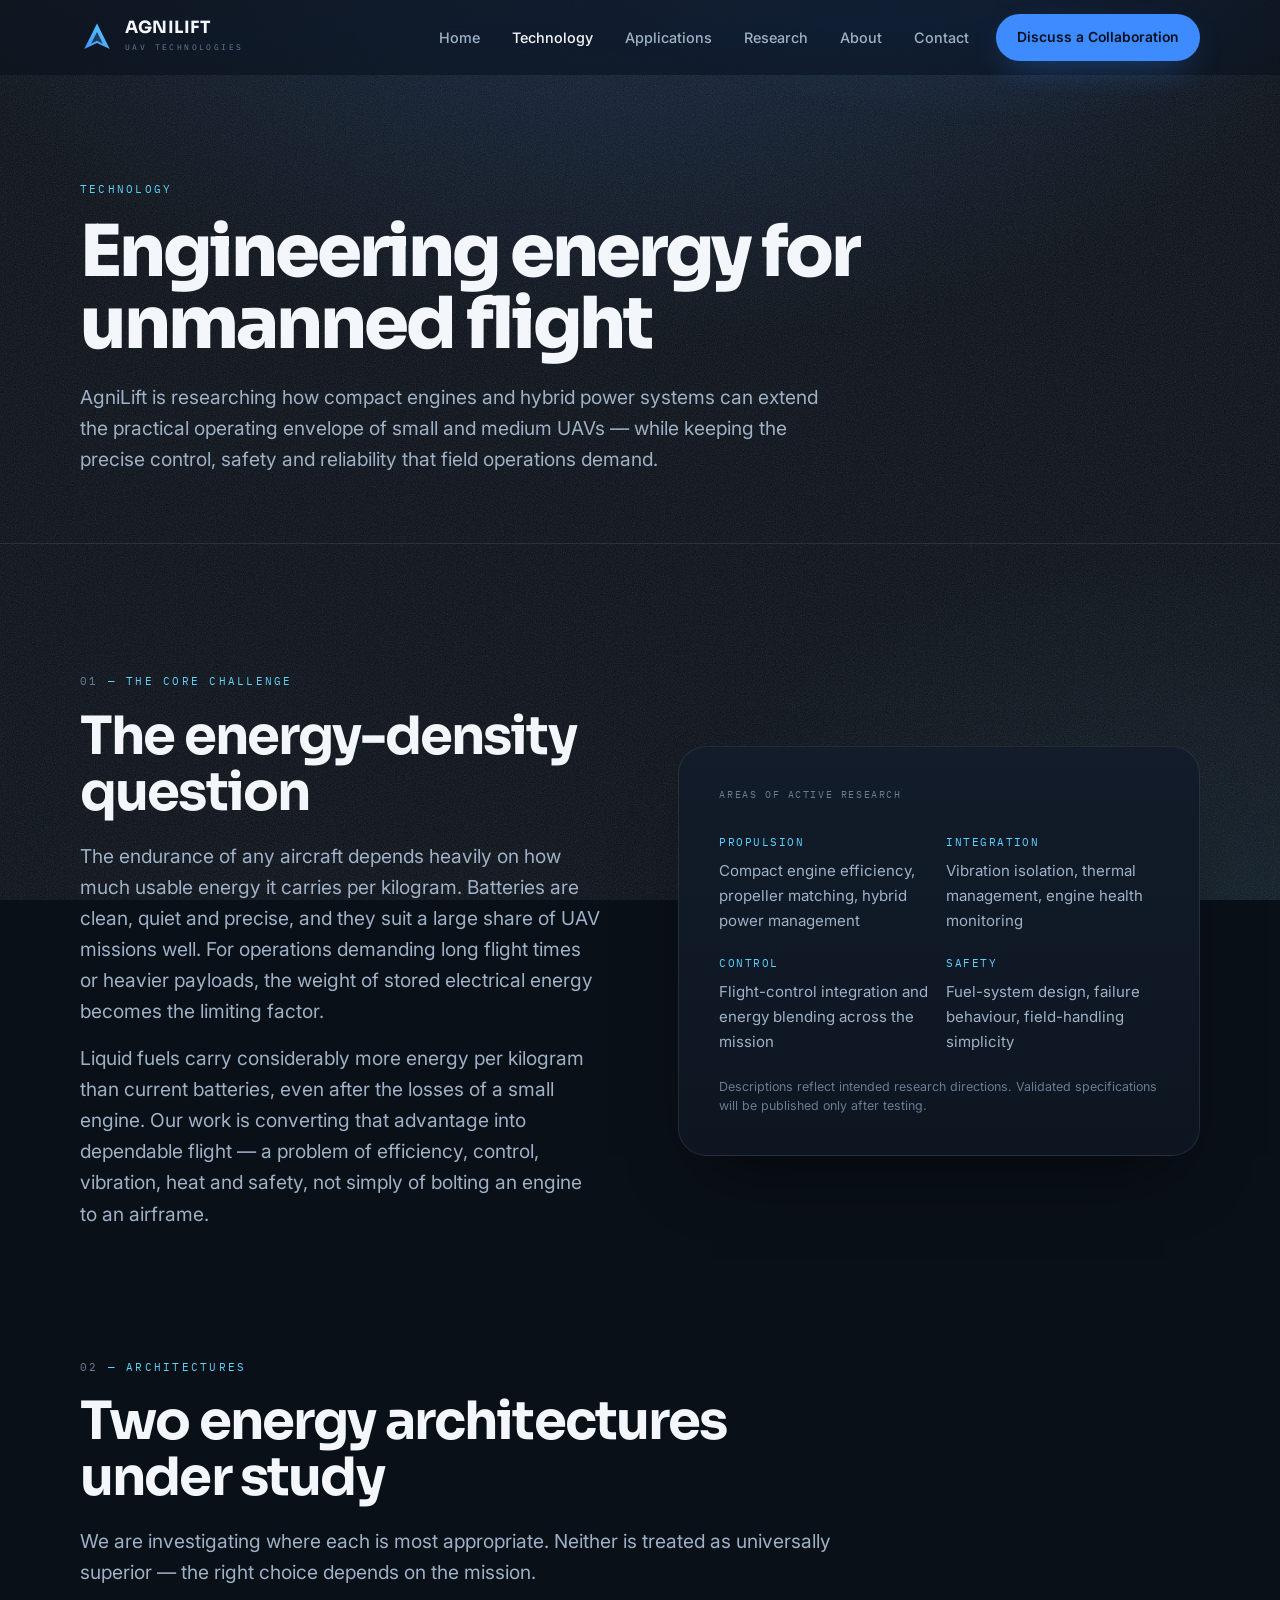
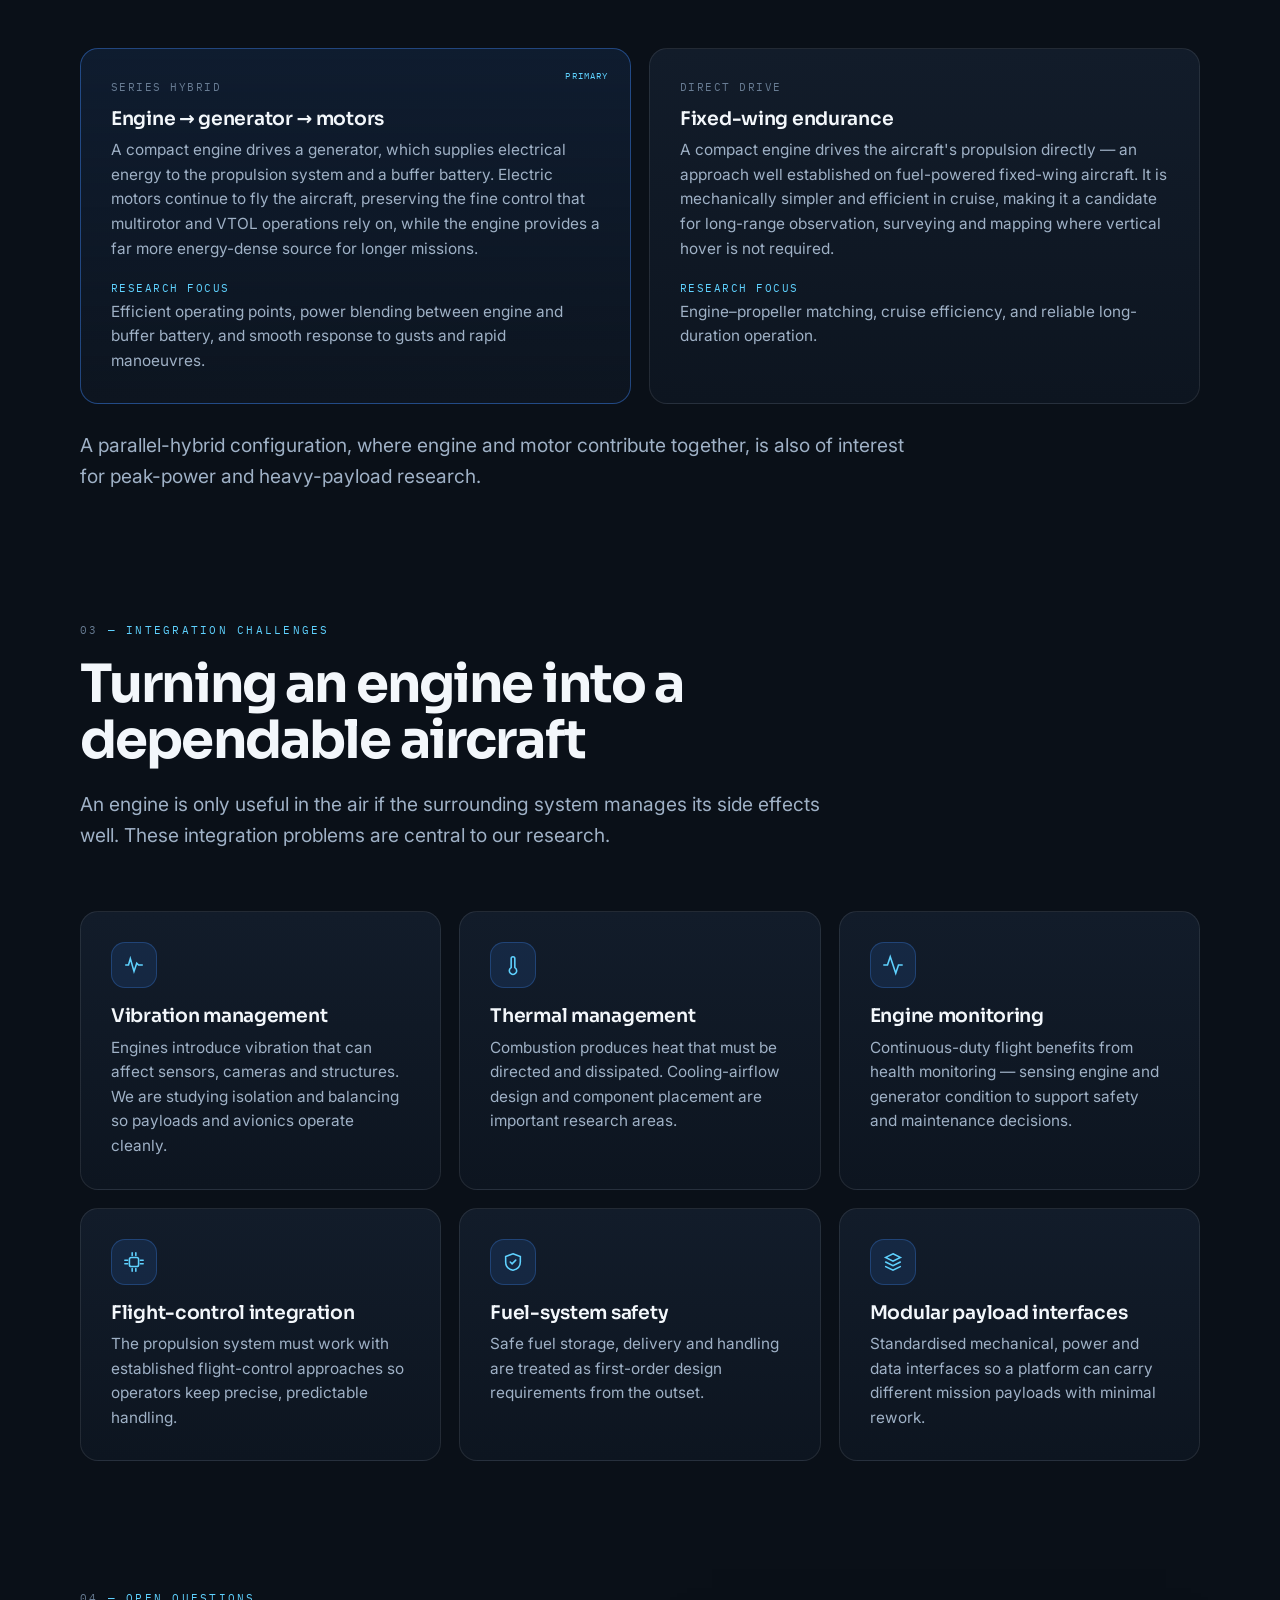
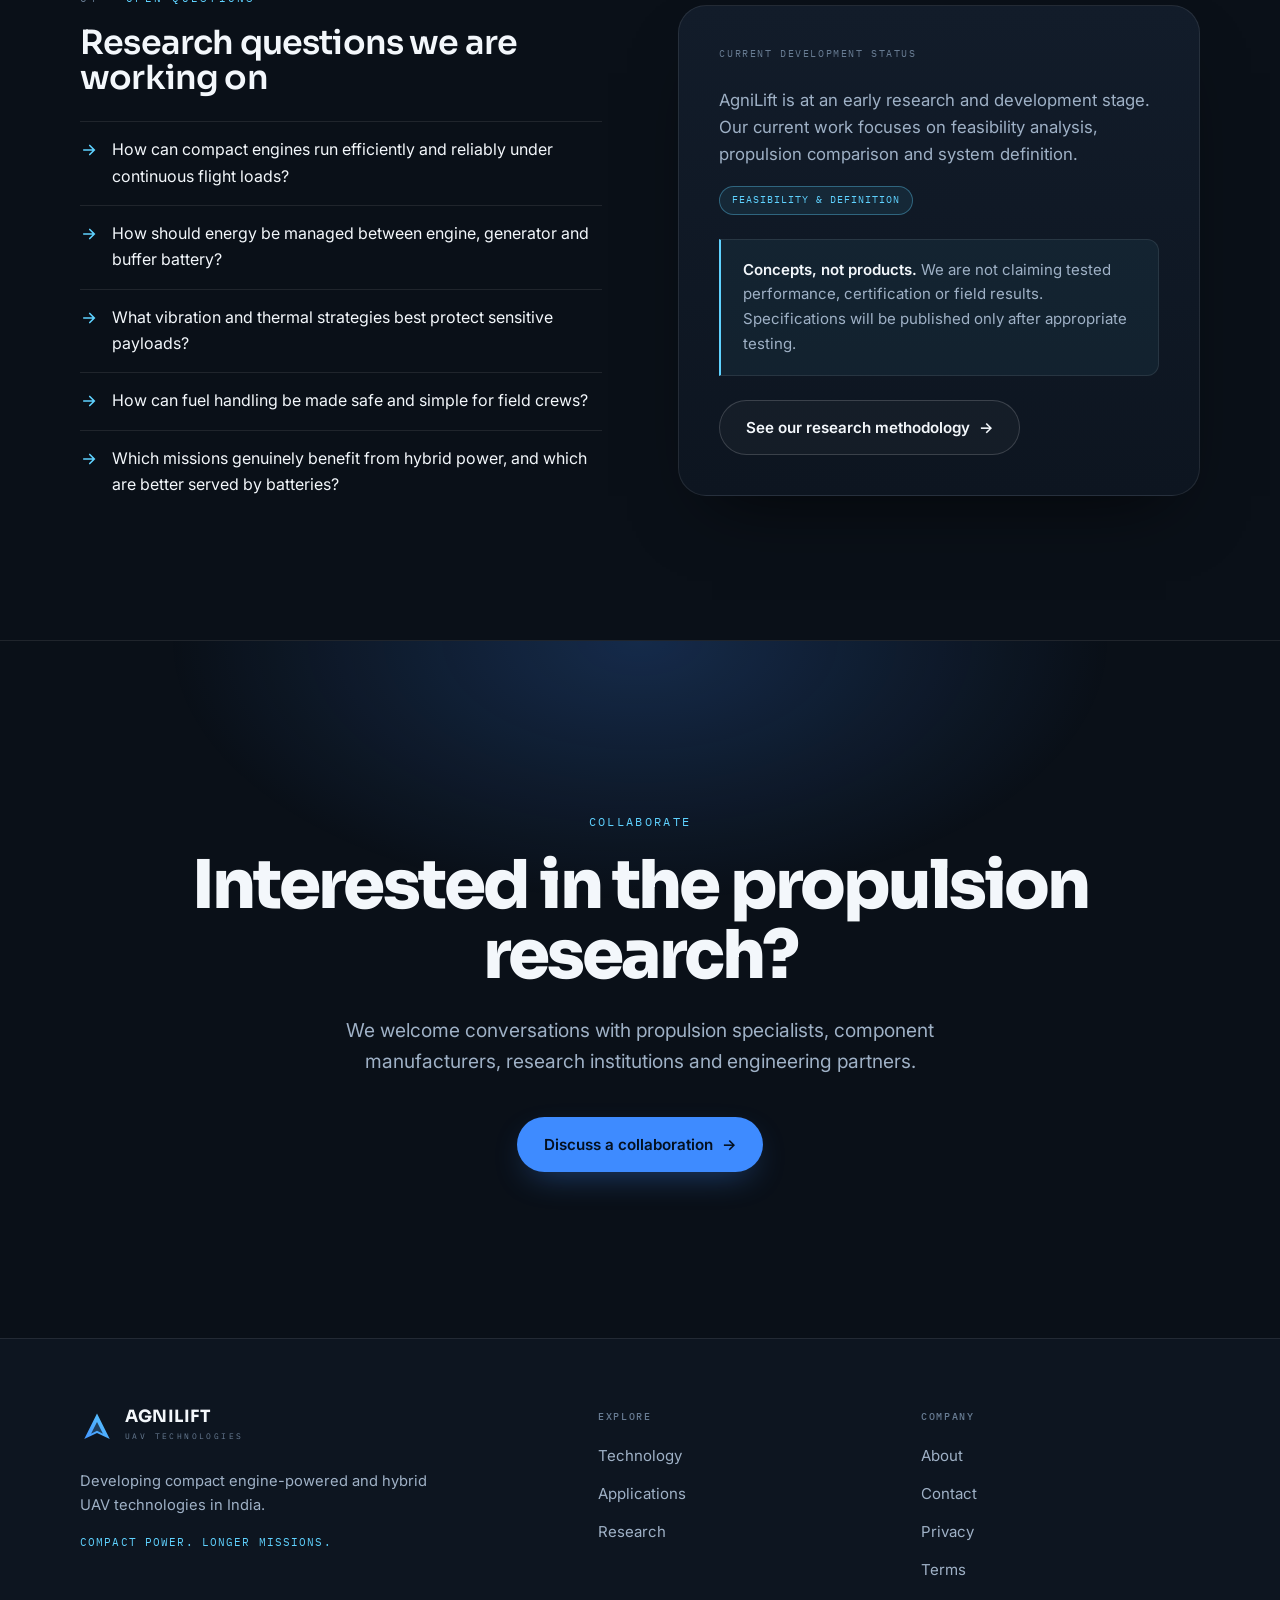
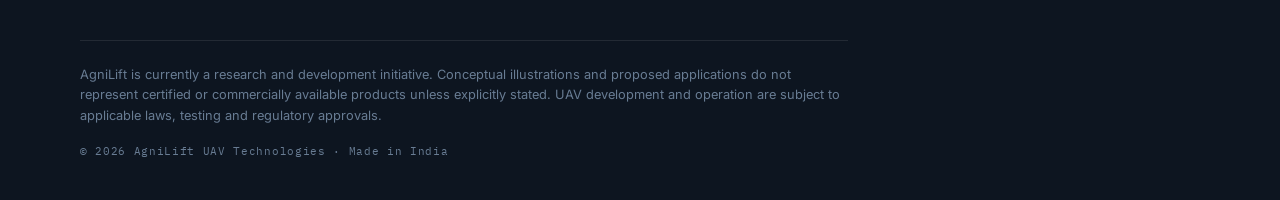
<file: technology.html>
<!DOCTYPE html>
<html lang="en">
<head>
<meta charset="UTF-8">
<meta name="viewport" content="width=device-width, initial-scale=1.0">
<title>Technology | AgniLift UAV Technologies</title>
<meta name="description" content="How AgniLift researches compact internal-combustion and hybrid propulsion for UAVs — energy density, series-hybrid and direct-drive architectures, vibration and thermal management, and flight-control integration.">
<meta name="theme-color" content="#0A1018">
<link rel="icon" href="favicon.svg" type="image/svg+xml">
<meta property="og:type" content="website">
<meta property="og:title" content="Technology | AgniLift UAV Technologies">
<meta property="og:description" content="Engineering energy for unmanned flight — compact engine research, hybrid architectures and the integration challenges we are studying.">
<meta property="og:site_name" content="AgniLift UAV Technologies">
<link rel="preconnect" href="https://fonts.googleapis.com">
<link rel="preconnect" href="https://fonts.gstatic.com" crossorigin>
<link href="https://fonts.googleapis.com/css2?family=Sora:wght@500;600;700;800&family=Inter:wght@400;500;600&family=IBM+Plex+Mono:wght@400;500&display=swap" rel="stylesheet">
<link rel="stylesheet" href="assets/style.css?v=7">
</head>
<body>
<a class="skip" href="#main">Skip to content</a>
<div class="progress" id="progress"></div>

<header class="nav" id="nav">
  <div class="nav-in">
    <a class="brand" href="index.html" aria-label="AgniLift UAV Technologies — home">
      <svg viewBox="0 0 40 40" role="img" aria-label="AgniLift"><defs><linearGradient id="lg" x1="0" y1="40" x2="40" y2="0" gradientUnits="userSpaceOnUse"><stop offset="0" stop-color="#3E8BFF"/><stop offset="1" stop-color="#5FD2FF"/></linearGradient></defs><path d="M20 4 L35 34 L20 27 L5 34 Z" fill="url(#lg)"/><path d="M20 14 L27 28 L20 24.5 L13 28 Z" fill="#0A1018" opacity=".72"/></svg>
      <span><b>AGNILIFT</b><small>UAV Technologies</small></span>
    </a>
    <nav class="links" id="menu" aria-label="Primary">
      <a href="index.html">Home</a>
      <a href="technology.html" class="on" aria-current="page">Technology</a>
      <a href="applications.html">Applications</a>
      <a href="research.html">Research</a>
      <a href="about.html">About</a>
      <a href="contact.html">Contact</a>
      <span class="navcta"><a class="btn btn-p" href="contact.html">Discuss a Collaboration</a></span>
    </nav>
    <button class="burger" id="burger" type="button" aria-label="Open menu" aria-expanded="false" aria-controls="menu">
      <svg viewBox="0 0 24 24" fill="none" stroke="currentColor" stroke-width="1.8" stroke-linecap="round"><path d="M3 6h18M3 12h18M3 18h18"/></svg>
    </button>
  </div>
</header>
<div class="scrim" id="scrim"></div>

<main id="main">

  <section class="phero">
    <div class="wrap">
      <span class="eyebrow">Technology</span>
      <h1>Engineering energy for unmanned flight</h1>
      <p class="lead">AgniLift is researching how compact engines and hybrid power systems can extend the practical operating envelope of small and medium UAVs — while keeping the precise control, safety and reliability that field operations demand.</p>
    </div>
  </section>

  <!-- energy density -->
  <section class="sect">
    <div class="wrap show">
      <div class="show-copy rv">
        <span class="eyebrow"><span class="num">01</span> — The core challenge</span>
        <h2 class="h-lg">The energy-density question</h2>
        <p class="lead">The endurance of any aircraft depends heavily on how much usable energy it carries per kilogram. Batteries are clean, quiet and precise, and they suit a large share of UAV missions well. For operations demanding long flight times or heavier payloads, the weight of stored electrical energy becomes the limiting factor.</p>
        <p class="lead" style="margin-top:16px">Liquid fuels carry considerably more energy per kilogram than current batteries, even after the losses of a small engine. Our work is converting that advantage into dependable flight — a problem of efficiency, control, vibration, heat and safety, not simply of bolting an engine to an airframe.</p>
      </div>
      <div class="show-media">
        <div class="panel">
          <div class="panel-cap">Areas of active research</div>
          <div class="grid g2" style="gap:14px">
            <div><span class="mlabel">Propulsion</span><p style="font-size:.94rem;margin-top:6px">Compact engine efficiency, propeller matching, hybrid power management</p></div>
            <div><span class="mlabel">Integration</span><p style="font-size:.94rem;margin-top:6px">Vibration isolation, thermal management, engine health monitoring</p></div>
            <div><span class="mlabel">Control</span><p style="font-size:.94rem;margin-top:6px">Flight-control integration and energy blending across the mission</p></div>
            <div><span class="mlabel">Safety</span><p style="font-size:.94rem;margin-top:6px">Fuel-system design, failure behaviour, field-handling simplicity</p></div>
          </div>
          <p class="fine">Descriptions reflect intended research directions. Validated specifications will be published only after testing.</p>
        </div>
      </div>
    </div>
  </section>

  <!-- architectures -->
  <section class="sect" style="padding-top:0">
    <div class="wrap">
      <div class="sect-head rv">
        <span class="eyebrow"><span class="num">02</span> — Architectures</span>
        <h2 class="h-lg">Two energy architectures under study</h2>
        <p class="lead">We are investigating where each is most appropriate. Neither is treated as universally superior — the right choice depends on the mission.</p>
      </div>
      <div class="grid g2 rv">
        <div class="card pri">
          <span class="tag">Primary</span>
          <span class="kicker">Series hybrid</span>
          <h3>Engine → generator → motors</h3>
          <p>A compact engine drives a generator, which supplies electrical energy to the propulsion system and a buffer battery. Electric motors continue to fly the aircraft, preserving the fine control that multirotor and VTOL operations rely on, while the engine provides a far more energy-dense source for longer missions.</p>
          <p style="margin-top:14px"><span class="mlabel">Research focus</span></p>
          <p>Efficient operating points, power blending between engine and buffer battery, and smooth response to gusts and rapid manoeuvres.</p>
        </div>
        <div class="card">
          <span class="kicker">Direct drive</span>
          <h3>Fixed-wing endurance</h3>
          <p>A compact engine drives the aircraft's propulsion directly — an approach well established on fuel-powered fixed-wing aircraft. It is mechanically simpler and efficient in cruise, making it a candidate for long-range observation, surveying and mapping where vertical hover is not required.</p>
          <p style="margin-top:14px"><span class="mlabel">Research focus</span></p>
          <p>Engine–propeller matching, cruise efficiency, and reliable long-duration operation.</p>
        </div>
      </div>
      <p class="lead rv" style="margin-top:26px;max-width:70ch">A parallel-hybrid configuration, where engine and motor contribute together, is also of interest for peak-power and heavy-payload research.</p>
    </div>
  </section>

  <!-- integration -->
  <section class="sect" style="padding-top:0">
    <div class="wrap">
      <div class="sect-head rv">
        <span class="eyebrow"><span class="num">03</span> — Integration challenges</span>
        <h2 class="h-lg">Turning an engine into a dependable aircraft</h2>
        <p class="lead">An engine is only useful in the air if the surrounding system manages its side effects well. These integration problems are central to our research.</p>
      </div>
      <div class="grid g3 rv">
        <div class="card"><div class="ico"><svg viewBox="0 0 24 24" fill="none" stroke="currentColor" stroke-width="1.7" stroke-linecap="round"><path d="M3 12h3l2-7 4 14 3-9 2 2h4"/></svg></div><h3>Vibration management</h3><p>Engines introduce vibration that can affect sensors, cameras and structures. We are studying isolation and balancing so payloads and avionics operate cleanly.</p></div>
        <div class="card"><div class="ico"><svg viewBox="0 0 24 24" fill="none" stroke="currentColor" stroke-width="1.7" stroke-linecap="round"><path d="M14 14.8V5a2 2 0 1 0-4 0v9.8a4 4 0 1 0 4 0z"/></svg></div><h3>Thermal management</h3><p>Combustion produces heat that must be directed and dissipated. Cooling-airflow design and component placement are important research areas.</p></div>
        <div class="card"><div class="ico"><svg viewBox="0 0 24 24" fill="none" stroke="currentColor" stroke-width="1.7" stroke-linecap="round"><path d="M22 12h-4l-3 9L9 3l-3 9H2"/></svg></div><h3>Engine monitoring</h3><p>Continuous-duty flight benefits from health monitoring — sensing engine and generator condition to support safety and maintenance decisions.</p></div>
        <div class="card"><div class="ico"><svg viewBox="0 0 24 24" fill="none" stroke="currentColor" stroke-width="1.7" stroke-linecap="round"><rect x="7" y="7" width="10" height="10" rx="2"/><path d="M10 2v3M14 2v3M10 19v3M14 19v3M2 10h3M2 14h3M19 10h3M19 14h3"/></svg></div><h3>Flight-control integration</h3><p>The propulsion system must work with established flight-control approaches so operators keep precise, predictable handling.</p></div>
        <div class="card"><div class="ico"><svg viewBox="0 0 24 24" fill="none" stroke="currentColor" stroke-width="1.7" stroke-linecap="round"><path d="M12 3l8 3v6c0 5-3.5 8-8 9-4.5-1-8-4-8-9V6l8-3z"/><path d="M9 12l2 2 4-4"/></svg></div><h3>Fuel-system safety</h3><p>Safe fuel storage, delivery and handling are treated as first-order design requirements from the outset.</p></div>
        <div class="card"><div class="ico"><svg viewBox="0 0 24 24" fill="none" stroke="currentColor" stroke-width="1.7" stroke-linecap="round"><path d="M12 3l8 4-8 4-8-4 8-4zM4 12l8 4 8-4M4 17l8 4 8-4"/></svg></div><h3>Modular payload interfaces</h3><p>Standardised mechanical, power and data interfaces so a platform can carry different mission payloads with minimal rework.</p></div>
      </div>
    </div>
  </section>

  <!-- questions + status -->
  <section class="sect" style="padding-top:0">
    <div class="wrap show">
      <div class="show-copy rv">
        <span class="eyebrow"><span class="num">04</span> — Open questions</span>
        <h2 class="h-md">Research questions we are working on</h2>
        <ul class="checks" style="grid-template-columns:1fr">
          <li><svg viewBox="0 0 24 24" fill="none" stroke="currentColor" stroke-width="2.2" stroke-linecap="round"><path d="M5 12h14M13 6l6 6-6 6"/></svg>How can compact engines run efficiently and reliably under continuous flight loads?</li>
          <li><svg viewBox="0 0 24 24" fill="none" stroke="currentColor" stroke-width="2.2" stroke-linecap="round"><path d="M5 12h14M13 6l6 6-6 6"/></svg>How should energy be managed between engine, generator and buffer battery?</li>
          <li><svg viewBox="0 0 24 24" fill="none" stroke="currentColor" stroke-width="2.2" stroke-linecap="round"><path d="M5 12h14M13 6l6 6-6 6"/></svg>What vibration and thermal strategies best protect sensitive payloads?</li>
          <li><svg viewBox="0 0 24 24" fill="none" stroke="currentColor" stroke-width="2.2" stroke-linecap="round"><path d="M5 12h14M13 6l6 6-6 6"/></svg>How can fuel handling be made safe and simple for field crews?</li>
          <li><svg viewBox="0 0 24 24" fill="none" stroke="currentColor" stroke-width="2.2" stroke-linecap="round"><path d="M5 12h14M13 6l6 6-6 6"/></svg>Which missions genuinely benefit from hybrid power, and which are better served by batteries?</li>
        </ul>
      </div>
      <div class="show-media rv">
        <div class="panel">
          <div class="panel-cap">Current development status</div>
          <p class="lead" style="font-size:1.05rem">AgniLift is at an early research and development stage. Our current work focuses on feasibility analysis, propulsion comparison and system definition.</p>
          <p style="margin-top:16px"><span class="chip b">Feasibility &amp; definition</span></p>
          <div class="note warn" style="margin-top:24px"><strong>Concepts, not products.</strong> We are not claiming tested performance, certification or field results. Specifications will be published only after appropriate testing.</div>
          <div class="btn-row" style="margin-top:22px"><a class="btn btn-g" href="research.html">See our research methodology <span class="ar" aria-hidden="true">→</span></a></div>
        </div>
      </div>
    </div>
  </section>

  <section class="cta">
    <div class="wrap">
      <span class="mono rv" style="display:inline-block;margin-bottom:20px">Collaborate</span>
      <h2 class="rv">Interested in the propulsion research?</h2>
      <p class="lead rv">We welcome conversations with propulsion specialists, component manufacturers, research institutions and engineering partners.</p>
      <div class="btn-row center rv"><a class="btn btn-p" href="contact.html">Discuss a collaboration <span class="ar" aria-hidden="true">→</span></a></div>
    </div>
  </section>

</main>

<footer class="foot">
  <div class="wrap">
    <div class="foot-top">
      <div>
        <a class="brand" href="index.html" aria-label="AgniLift UAV Technologies — home">
          <svg viewBox="0 0 40 40" role="img" aria-label="AgniLift"><defs><linearGradient id="lg2" x1="0" y1="40" x2="40" y2="0" gradientUnits="userSpaceOnUse"><stop offset="0" stop-color="#3E8BFF"/><stop offset="1" stop-color="#5FD2FF"/></linearGradient></defs><path d="M20 4 L35 34 L20 27 L5 34 Z" fill="url(#lg2)"/><path d="M20 14 L27 28 L20 24.5 L13 28 Z" fill="#0D1520" opacity=".72"/></svg>
          <span><b>AGNILIFT</b><small>UAV Technologies</small></span>
        </a>
        <p style="margin-top:18px;max-width:40ch">Developing compact engine-powered and hybrid UAV technologies in India.</p>
        <div class="tagline">Compact Power. Longer Missions.</div>
      </div>
      <div><h5>Explore</h5><ul><li><a href="technology.html">Technology</a></li><li><a href="applications.html">Applications</a></li><li><a href="research.html">Research</a></li></ul></div>
      <div><h5>Company</h5><ul><li><a href="about.html">About</a></li><li><a href="contact.html">Contact</a></li><li><a href="privacy.html">Privacy</a></li><li><a href="terms.html">Terms</a></li></ul></div>
    </div>
    <p class="disc">AgniLift is currently a research and development initiative. Conceptual illustrations and proposed applications do not represent certified or commercially available products unless explicitly stated. UAV development and operation are subject to applicable laws, testing and regulatory approvals.</p>
    <p class="cp">© <span id="year">2026</span> AgniLift UAV Technologies · Made in India</p>
  </div>
</footer>

<script src="assets/app.js?v=7" defer></script>
</body>
</html>
</file>
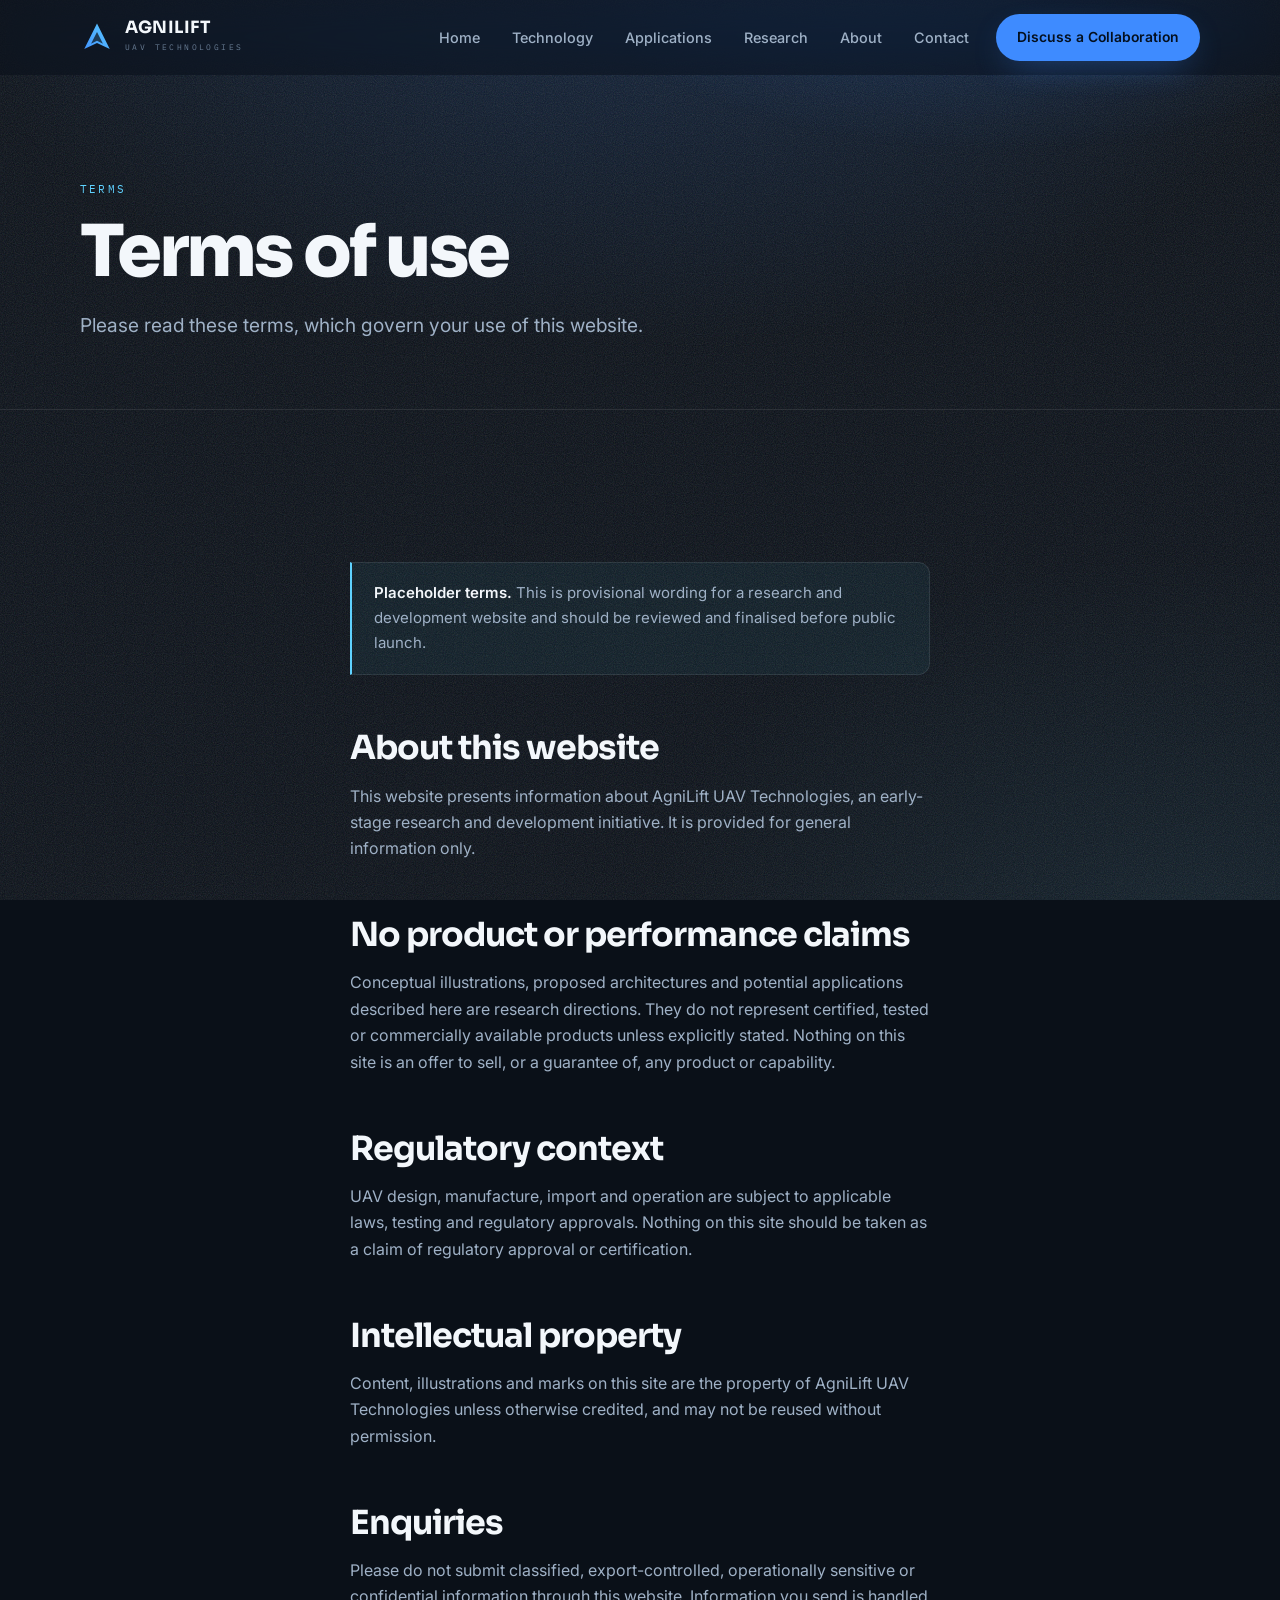
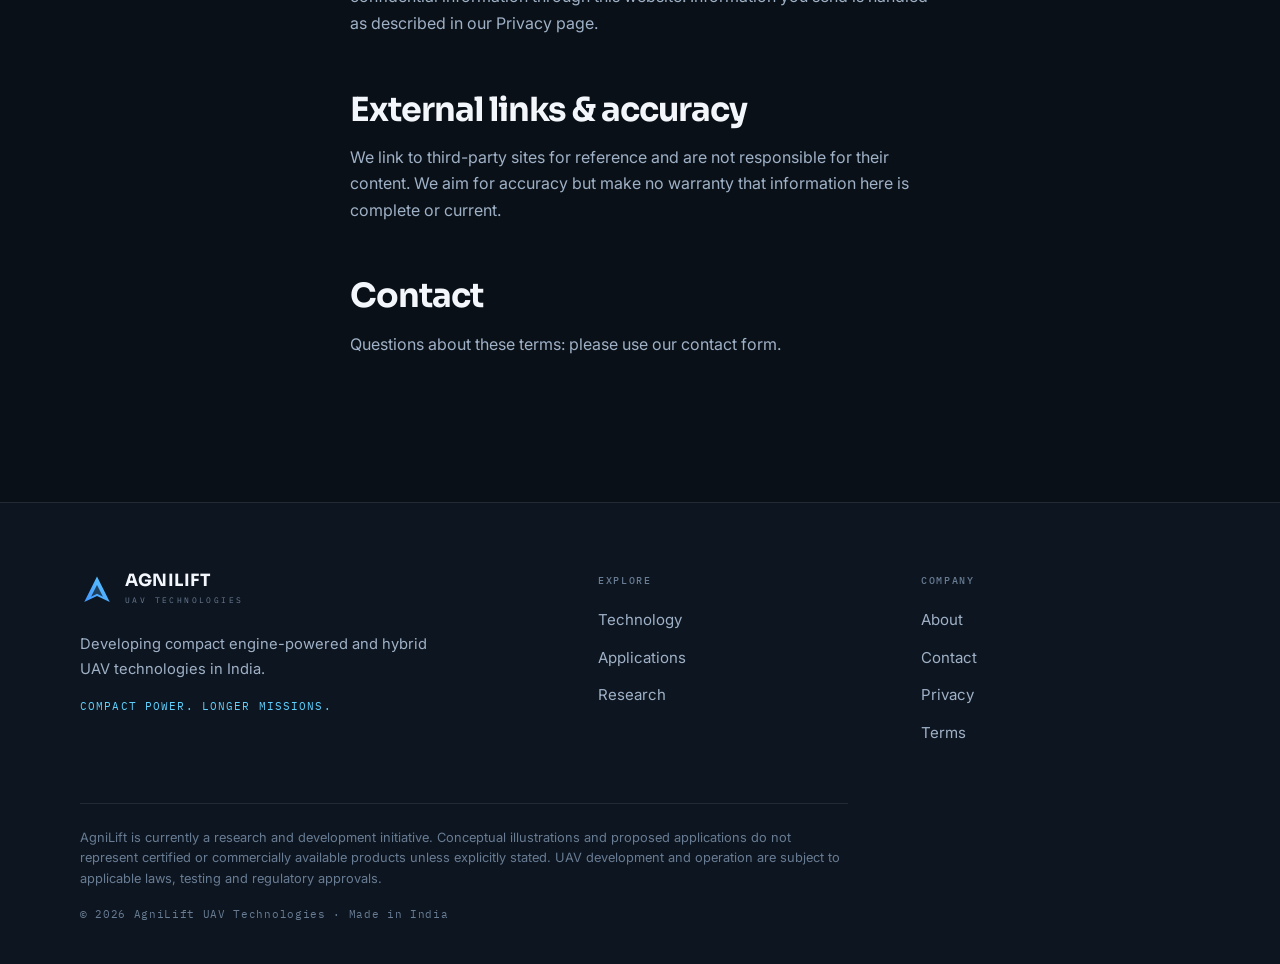
<file: terms.html>
<!DOCTYPE html>
<html lang="en">
<head>
<meta charset="UTF-8">
<meta name="viewport" content="width=device-width, initial-scale=1.0">
<title>Terms | AgniLift UAV Technologies</title>
<meta name="description" content="Terms governing use of the AgniLift UAV Technologies research and development website.">
<meta name="theme-color" content="#0A1018">
<link rel="icon" href="favicon.svg" type="image/svg+xml">
<meta property="og:type" content="website">
<meta property="og:title" content="Terms | AgniLift UAV Technologies">
<meta property="og:description" content="Terms governing use of the AgniLift UAV Technologies research and development website.">
<meta property="og:site_name" content="AgniLift UAV Technologies">
<link rel="preconnect" href="https://fonts.googleapis.com">
<link rel="preconnect" href="https://fonts.gstatic.com" crossorigin>
<link href="https://fonts.googleapis.com/css2?family=Sora:wght@500;600;700;800&family=Inter:wght@400;500;600&family=IBM+Plex+Mono:wght@400;500&display=swap" rel="stylesheet">
<link rel="stylesheet" href="assets/style.css?v=7">
</head>
<body>
<a class="skip" href="#main">Skip to content</a>
<div class="progress" id="progress"></div>

<header class="nav" id="nav">
  <div class="nav-in">
    <a class="brand" href="index.html" aria-label="AgniLift UAV Technologies — home">
      <svg viewBox="0 0 40 40" role="img" aria-label="AgniLift"><defs><linearGradient id="lg" x1="0" y1="40" x2="40" y2="0" gradientUnits="userSpaceOnUse"><stop offset="0" stop-color="#3E8BFF"/><stop offset="1" stop-color="#5FD2FF"/></linearGradient></defs><path d="M20 4 L35 34 L20 27 L5 34 Z" fill="url(#lg)"/><path d="M20 14 L27 28 L20 24.5 L13 28 Z" fill="#0A1018" opacity=".72"/></svg>
      <span><b>AGNILIFT</b><small>UAV Technologies</small></span>
    </a>
    <nav class="links" id="menu" aria-label="Primary">
      <a href="index.html">Home</a>
      <a href="technology.html">Technology</a>
      <a href="applications.html">Applications</a>
      <a href="research.html">Research</a>
      <a href="about.html">About</a>
      <a href="contact.html">Contact</a>
      <span class="navcta"><a class="btn btn-p" href="contact.html">Discuss a Collaboration</a></span>
    </nav>
    <button class="burger" id="burger" type="button" aria-label="Open menu" aria-expanded="false" aria-controls="menu">
      <svg viewBox="0 0 24 24" fill="none" stroke="currentColor" stroke-width="1.8" stroke-linecap="round"><path d="M3 6h18M3 12h18M3 18h18"/></svg>
    </button>
  </div>
</header>
<div class="scrim" id="scrim"></div>

<main id="main">
  <section class="phero">
    <div class="wrap">
      <span class="eyebrow">Terms</span>
      <h1>Terms of use</h1>
      <p class="lead">Please read these terms, which govern your use of this website.</p>
    </div>
  </section>

  <section class="sect">
    <div class="wrap prose rv">
      <div class="note warn"><strong>Placeholder terms.</strong> This is provisional wording for a research and development website and should be reviewed and finalised before public launch.</div>
      <h2>About this website</h2>
      <p>This website presents information about AgniLift UAV Technologies, an early-stage research and development initiative. It is provided for general information only.</p>
      <h2>No product or performance claims</h2>
      <p>Conceptual illustrations, proposed architectures and potential applications described here are research directions. They do not represent certified, tested or commercially available products unless explicitly stated. Nothing on this site is an offer to sell, or a guarantee of, any product or capability.</p>
      <h2>Regulatory context</h2>
      <p>UAV design, manufacture, import and operation are subject to applicable laws, testing and regulatory approvals. Nothing on this site should be taken as a claim of regulatory approval or certification.</p>
      <h2>Intellectual property</h2>
      <p>Content, illustrations and marks on this site are the property of AgniLift UAV Technologies unless otherwise credited, and may not be reused without permission.</p>
      <h2>Enquiries</h2>
      <p>Please do not submit classified, export-controlled, operationally sensitive or confidential information through this website. Information you send is handled as described in our <a href="privacy.html">Privacy</a> page.</p>
      <h2>External links &amp; accuracy</h2>
      <p>We link to third-party sites for reference and are not responsible for their content. We aim for accuracy but make no warranty that information here is complete or current.</p>
      <h2>Contact</h2>
      <p>Questions about these terms: please use our <a href="contact.html">contact form</a>.</p>
    </div>
  </section>
</main>

<footer class="foot">
  <div class="wrap">
    <div class="foot-top">
      <div>
        <a class="brand" href="index.html" aria-label="AgniLift UAV Technologies — home">
          <svg viewBox="0 0 40 40" role="img" aria-label="AgniLift"><defs><linearGradient id="lg2" x1="0" y1="40" x2="40" y2="0" gradientUnits="userSpaceOnUse"><stop offset="0" stop-color="#3E8BFF"/><stop offset="1" stop-color="#5FD2FF"/></linearGradient></defs><path d="M20 4 L35 34 L20 27 L5 34 Z" fill="url(#lg2)"/><path d="M20 14 L27 28 L20 24.5 L13 28 Z" fill="#0D1520" opacity=".72"/></svg>
          <span><b>AGNILIFT</b><small>UAV Technologies</small></span>
        </a>
        <p style="margin-top:18px;max-width:40ch">Developing compact engine-powered and hybrid UAV technologies in India.</p>
        <div class="tagline">Compact Power. Longer Missions.</div>
      </div>
      <div><h5>Explore</h5><ul><li><a href="technology.html">Technology</a></li><li><a href="applications.html">Applications</a></li><li><a href="research.html">Research</a></li></ul></div>
      <div><h5>Company</h5><ul><li><a href="about.html">About</a></li><li><a href="contact.html">Contact</a></li><li><a href="privacy.html">Privacy</a></li><li><a href="terms.html">Terms</a></li></ul></div>
    </div>
    <p class="disc">AgniLift is currently a research and development initiative. Conceptual illustrations and proposed applications do not represent certified or commercially available products unless explicitly stated. UAV development and operation are subject to applicable laws, testing and regulatory approvals.</p>
    <p class="cp">© <span id="year">2026</span> AgniLift UAV Technologies · Made in India</p>
  </div>
</footer>

<script src="assets/app.js?v=7" defer></script>
</body>
</html>
</file>
<file: assets/style.css>
/* ==========================================================================
   AgniLift UAV Technologies — design system
   Dark aerospace. Product-forward. Rounded, spacious, high-craft.
   ========================================================================== */

:root{
  /* surfaces */
  --bg:#0A1018;
  --bg-2:#0D1520;
  --surface:#121C2A;
  --surface-2:#16222F;
  --elev:#182434;

  /* ink */
  --text:#F3F7FB;
  --dim:#9FB1C6;
  --faint:#687C93;

  /* lines */
  --line:rgba(255,255,255,.09);
  --line-2:rgba(255,255,255,.16);

  /* accent */
  --accent:#3E8BFF;
  --accent-2:#5FD2FF;
  --accent-deep:#1B5FD9;
  --glow:rgba(62,139,255,.45);

  /* type */
  --fh:"Sora",system-ui,-apple-system,sans-serif;
  --fb:"Inter",system-ui,-apple-system,sans-serif;
  --fm:"IBM Plex Mono",ui-monospace,Menlo,monospace;

  /* metrics */
  --r-sm:12px; --r:18px; --r-lg:28px; --r-xl:36px; --pill:999px;
  --pad:clamp(20px,5vw,60px);
  --maxw:1240px;
  --narrow:820px;
  --sect:clamp(76px,10vw,140px);
  --ring:0 0 0 3px rgba(62,139,255,.5);
}

*{box-sizing:border-box;}
html{scroll-behavior:smooth;-webkit-text-size-adjust:100%;overflow-x:clip;scroll-padding-top:96px;}
body{
  margin:0;background:var(--bg);color:var(--text);
  font-family:var(--fb);font-size:16px;line-height:1.65;
  overflow-x:hidden;-webkit-font-smoothing:antialiased;text-rendering:optimizeLegibility;
}

/* ambient field */
body::before{
  content:"";position:fixed;inset:0;z-index:-3;
  background:
    radial-gradient(1200px 760px at 50% -14%, rgba(62,139,255,.20), transparent 62%),
    radial-gradient(900px 640px at 92% 104%, rgba(95,210,255,.07), transparent 60%),
    var(--bg);
}
/* fine grain for depth */
body::after{
  content:"";position:fixed;inset:0;z-index:-2;pointer-events:none;opacity:.16;
  background-image:url("data:image/svg+xml,%3Csvg xmlns='http://www.w3.org/2000/svg'%3E%3Cfilter id='n'%3E%3CfeTurbulence type='fractalNoise' baseFrequency='.9' numOctaves='3'/%3E%3C/filter%3E%3Crect width='100%25' height='100%25' filter='url(%23n)'/%3E%3C/svg%3E");
}

img,svg{max-width:100%;}
a{color:inherit;text-decoration:none;}
h1,h2,h3,h4{font-family:var(--fh);font-weight:700;letter-spacing:-.03em;line-height:1.04;margin:0;}
p{margin:0;color:var(--dim);}
strong{color:var(--text);font-weight:600;}
:focus-visible{outline:none;box-shadow:var(--ring);border-radius:6px;}

/* ---------- primitives ---------- */
.wrap{max-width:var(--maxw);margin:0 auto;padding:0 var(--pad);}
.narrow{max-width:var(--narrow);margin:0 auto;}
.sect{padding:var(--sect) 0;}
.mono{font-family:var(--fm);text-transform:uppercase;letter-spacing:.2em;font-size:.72rem;color:var(--accent-2);}
.hl{background:linear-gradient(94deg,var(--accent),var(--accent-2));-webkit-background-clip:text;background-clip:text;color:transparent;}
.rule{height:1px;background:var(--line);border:0;margin:0;}
.center{text-align:center;}

/* eyebrow pill */
.pill-label{
  display:inline-flex;align-items:center;gap:10px;
  padding:8px 16px;border:1px solid var(--line);border-radius:var(--pill);
  background:rgba(255,255,255,.03);
  font-family:var(--fm);font-size:.68rem;letter-spacing:.18em;text-transform:uppercase;color:var(--accent-2);
}
.eyebrow{
  display:block;font-family:var(--fm);font-size:.7rem;letter-spacing:.2em;
  text-transform:uppercase;color:var(--accent-2);margin-bottom:18px;
}
.eyebrow .num{color:var(--faint);}

/* headings */
.h-xl{font-size:clamp(2.6rem,6.4vw,5rem);font-weight:800;letter-spacing:-.042em;line-height:1.0;}
.h-lg{font-size:clamp(2rem,4.2vw,3.3rem);font-weight:700;letter-spacing:-.035em;line-height:1.06;}
.h-md{font-size:clamp(1.5rem,2.6vw,2.1rem);font-weight:600;letter-spacing:-.025em;}
.lead{font-size:clamp(1.05rem,1.5vw,1.28rem);color:var(--dim);line-height:1.62;}

/* section header */
.sect-head{max-width:760px;margin-bottom:clamp(34px,5vw,60px);}
.sect-head.center{margin-left:auto;margin-right:auto;}
.sect-head .lead{margin-top:20px;}

/* ---------- buttons ---------- */
.btn{
  display:inline-flex;align-items:center;justify-content:center;gap:9px;
  font-family:var(--fb);font-weight:600;font-size:.95rem;
  padding:14px 26px;border-radius:var(--pill);border:1px solid transparent;
  cursor:pointer;transition:transform .2s,background .2s,border-color .2s,box-shadow .2s;
  min-height:48px;white-space:nowrap;
}
.btn .ar{transition:transform .22s;}
.btn:hover .ar{transform:translateX(4px);}
.btn-p{background:var(--accent);color:#04101f;box-shadow:0 12px 34px -12px var(--glow);}
.btn-p:hover{background:#5b9dff;transform:translateY(-2px);box-shadow:0 18px 42px -14px var(--glow);}
.btn-g{border-color:var(--line-2);color:var(--text);background:rgba(255,255,255,.03);}
.btn-g:hover{border-color:var(--accent);background:rgba(62,139,255,.1);transform:translateY(-2px);}
.btn-t{padding:0;background:none;color:var(--accent-2);min-height:auto;}
.btn-t:hover{color:#fff;}
.btn-block{width:100%;}
.btn-row{display:flex;gap:14px;flex-wrap:wrap;}
.btn-row.center{justify-content:center;}

/* ---------- skip + progress ---------- */
.skip{position:absolute;left:14px;top:-70px;z-index:200;background:var(--accent);color:#04101f;font-weight:600;padding:12px 20px;border-radius:var(--pill);transition:top .2s;}
.skip:focus{top:14px;}
.progress{position:fixed;top:0;left:0;height:2px;width:0;z-index:70;background:linear-gradient(90deg,var(--accent),var(--accent-2));transition:width .1s linear;}

/* ---------- header ---------- */
.nav{position:fixed;top:0;left:0;right:0;z-index:60;}
.nav::before{content:"";position:absolute;inset:0;background:rgba(10,16,24,.55);backdrop-filter:blur(18px) saturate(1.4);-webkit-backdrop-filter:blur(18px) saturate(1.4);border-bottom:1px solid transparent;transition:background .3s,border-color .3s;}
.nav.stuck::before{background:rgba(10,16,24,.86);border-bottom-color:var(--line);}
.nav-in{position:relative;max-width:var(--maxw);margin:0 auto;padding:14px var(--pad);display:flex;align-items:center;gap:22px;}
.brand{display:inline-flex;align-items:center;gap:11px;}
.brand svg{width:34px;height:34px;flex:none;}
.brand b{font-family:var(--fh);font-weight:700;font-size:1.06rem;letter-spacing:.03em;display:block;line-height:1;}
.brand small{display:block;font-family:var(--fm);font-size:.5rem;letter-spacing:.3em;color:var(--faint);margin-top:4px;text-transform:uppercase;}
.links{margin-left:auto;display:flex;align-items:center;gap:2px;}
.links > a{color:var(--dim);font-size:.9rem;font-weight:500;padding:10px 15px;border-radius:var(--pill);transition:color .2s,background .2s;}
.links > a:hover{color:var(--text);background:rgba(255,255,255,.06);}
.links > a.on{color:var(--text);}
.navcta{margin-left:10px;}
.navcta .btn{padding:11px 20px;font-size:.87rem;min-height:42px;}
.burger{display:none;margin-left:auto;width:46px;height:46px;border:1px solid var(--line-2);background:rgba(255,255,255,.04);color:var(--text);border-radius:14px;align-items:center;justify-content:center;cursor:pointer;}
.burger svg{width:20px;height:20px;}
.scrim{display:none;}
@media(max-width:980px){
  .burger{display:inline-flex;}
  .links{
    position:fixed;inset:0 0 0 auto;width:min(360px,88vw);
    flex-direction:column;align-items:stretch;gap:4px;
    background:var(--bg-2);border-left:1px solid var(--line);
    padding:100px 22px 34px;transform:translateX(101%);
    transition:transform .34s cubic-bezier(.4,0,.2,1);overflow-y:auto;z-index:65;
  }
  .links.open{transform:none;}
  .links > a{padding:15px;font-size:1.02rem;border-radius:14px;}
  .navcta{margin:14px 0 0;}
  .navcta .btn{width:100%;}
  .scrim.show{display:block;position:fixed;inset:0;background:rgba(4,8,14,.66);backdrop-filter:blur(3px);z-index:62;}
  body.lock{overflow:hidden;}
}

/* ---------- hero ---------- */
.hero{position:relative;text-align:center;padding:clamp(132px,17vw,190px) 0 clamp(30px,5vw,60px);}
.hero h1{margin:26px auto 0;max-width:15ch;}
.hero .lead{margin:26px auto 0;max-width:60ch;}
.hero .btn-row{margin-top:38px;}
.stage{position:relative;margin:clamp(24px,4vw,52px) auto 0;max-width:960px;}
.stage::before{content:"";position:absolute;inset:-16% -12% -2% -12%;z-index:-1;background:radial-gradient(circle at 50% 46%,rgba(62,139,255,.30),transparent 62%);}
.stage svg{width:100%;height:auto;display:block;}
.stage figcaption{margin-top:18px;font-family:var(--fm);font-size:.63rem;letter-spacing:.16em;text-transform:uppercase;color:var(--faint);}
.hero .status{display:inline-flex;align-items:center;gap:10px;margin-top:26px;font-family:var(--fm);font-size:.66rem;letter-spacing:.16em;text-transform:uppercase;color:var(--faint);}
.dot{width:8px;height:8px;border-radius:50%;background:var(--accent-2);position:relative;flex:none;}
.dot::after{content:"";position:absolute;inset:0;border-radius:50%;background:var(--accent-2);animation:ping 2.8s ease-out infinite;}
@keyframes ping{0%{transform:scale(1);opacity:.7}70%,100%{transform:scale(3);opacity:0}}

/* drone motion */
.hover-float{animation:float 11s ease-in-out infinite;transform-origin:center;}
@keyframes float{0%,100%{transform:translateY(0)}50%{transform:translateY(-16px)}}
.rotor{transform-origin:center;animation:spin 1.4s linear infinite;}
@keyframes spin{to{transform:rotate(360deg)}}
.orbit{transform-origin:center;animation:orbit 90s linear infinite;}
.orbit.rev{animation-duration:130s;animation-direction:reverse;}
@keyframes orbit{to{transform:rotate(360deg)}}
.dashline{stroke-dasharray:4 10;animation:dashmove 6s linear infinite;}
@keyframes dashmove{to{stroke-dashoffset:-28}}
.pulse-soft{animation:pulseSoft 3.4s ease-in-out infinite;}
@keyframes pulseSoft{0%,100%{opacity:.35}50%{opacity:.9}}

/* hero entrance */
.rise{opacity:0;transform:translateY(26px);animation:riseIn .95s cubic-bezier(.2,.7,.2,1) forwards;}
@keyframes riseIn{to{opacity:1;transform:none}}
.d1{animation-delay:.05s}.d2{animation-delay:.16s}.d3{animation-delay:.28s}.d4{animation-delay:.4s}.d5{animation-delay:.52s}.d6{animation-delay:.62s}

/* ---------- capability strip ---------- */
.strip{border-top:1px solid var(--line);border-bottom:1px solid var(--line);background:rgba(255,255,255,.018);}
.strip-in{max-width:var(--maxw);margin:0 auto;display:grid;grid-template-columns:repeat(4,1fr);}
.strip .it{padding:30px var(--pad);border-left:1px solid var(--line);}
.strip .it:first-child{border-left:0;}
.strip .k{font-family:var(--fm);font-size:.62rem;letter-spacing:.16em;text-transform:uppercase;color:var(--accent-2);}
.strip .v{font-family:var(--fh);font-weight:600;font-size:1.05rem;margin-top:12px;letter-spacing:-.01em;}
.strip .s{font-size:.86rem;color:var(--faint);margin-top:6px;}
@media(max-width:860px){.strip-in{grid-template-columns:1fr 1fr}.strip .it:nth-child(odd){border-left:0}.strip .it:nth-child(n+3){border-top:1px solid var(--line)}}
@media(max-width:480px){.strip-in{grid-template-columns:1fr}.strip .it{border-left:0;border-top:1px solid var(--line)}.strip .it:first-child{border-top:0}}

/* ---------- showcase (alternating) ---------- */
.show{display:grid;grid-template-columns:1fr 1fr;gap:clamp(36px,6vw,88px);align-items:center;}
.show + .show{margin-top:var(--sect);}
.show.flip .show-copy{order:2;}
@media(max-width:920px){.show{grid-template-columns:1fr;gap:36px}.show.flip .show-copy{order:0}.show-media{order:-1}}
.show h2{margin-bottom:0;}
.show .lead{margin-top:20px;max-width:52ch;}
.show .btn-row{margin-top:30px;}

/* ---------- panels & cards ---------- */
.panel{
  background:linear-gradient(180deg,var(--surface),var(--bg-2));
  border:1px solid var(--line);border-radius:var(--r-lg);
  padding:clamp(24px,3.4vw,40px);
  box-shadow:0 34px 70px -34px rgba(0,0,0,.7);
}
.panel-cap{font-family:var(--fm);font-size:.62rem;letter-spacing:.16em;text-transform:uppercase;color:var(--faint);margin-bottom:24px;}
.fine{font-size:.78rem;color:var(--faint);margin-top:22px;line-height:1.55;}

.grid{display:grid;gap:18px;}
.g2{grid-template-columns:repeat(2,1fr);}
.g3{grid-template-columns:repeat(3,1fr);}
.g4{grid-template-columns:repeat(4,1fr);}
@media(max-width:940px){.g3,.g4{grid-template-columns:repeat(2,1fr)}}
@media(max-width:640px){.g2,.g3,.g4{grid-template-columns:1fr}}

.card{
  background:linear-gradient(180deg,var(--surface),var(--bg-2));
  border:1px solid var(--line);border-radius:var(--r);
  padding:clamp(22px,2.6vw,30px);position:relative;overflow:hidden;
  transition:transform .24s,border-color .24s,box-shadow .24s;
}
.card:hover{transform:translateY(-4px);border-color:var(--line-2);box-shadow:0 26px 54px -28px rgba(0,0,0,.75);}
.card.pri{border-color:rgba(62,139,255,.42);background:linear-gradient(180deg,rgba(62,139,255,.10),var(--bg-2));}
.card h3,.card h4{font-family:var(--fh);font-size:1.18rem;font-weight:600;letter-spacing:-.015em;margin:0 0 10px;}
.card p{font-size:.96rem;line-height:1.6;}
.card .tag{position:absolute;top:20px;right:22px;font-family:var(--fm);font-size:.56rem;letter-spacing:.12em;text-transform:uppercase;color:var(--accent-2);}
.card .kicker{font-family:var(--fm);font-size:.66rem;letter-spacing:.14em;text-transform:uppercase;color:var(--faint);margin-bottom:12px;display:block;}
.ico{
  width:46px;height:46px;border-radius:14px;display:grid;place-items:center;margin-bottom:18px;
  background:rgba(62,139,255,.12);border:1px solid rgba(62,139,255,.28);
}
.ico svg{width:22px;height:22px;color:var(--accent-2);}

/* ---------- numbered rows ---------- */
.rows{border-top:1px solid var(--line);}
.row{padding:clamp(26px,3.4vw,40px) 0;border-bottom:1px solid var(--line);display:grid;grid-template-columns:88px 1fr;gap:clamp(16px,3vw,44px);align-items:start;transition:background .2s;}
.row .n{font-family:var(--fm);font-size:.95rem;color:var(--accent);}
.row h3{font-size:clamp(1.25rem,2.1vw,1.75rem);font-weight:600;letter-spacing:-.02em;}
.row p{margin-top:12px;font-size:1.02rem;max-width:60ch;}
@media(max-width:720px){.row{grid-template-columns:1fr;gap:8px}}

/* ---------- energy bars ---------- */
.ebar{margin:18px 0;}
.ebar .lb{display:flex;justify-content:space-between;align-items:baseline;margin-bottom:10px;gap:12px;}
.ebar .lb b{font-weight:500;color:var(--text);font-size:1rem;}
.ebar .lb span{font-family:var(--fm);font-size:.7rem;color:var(--faint);}
.track{height:16px;background:rgba(255,255,255,.05);border-radius:var(--pill);overflow:hidden;}
.fill{height:100%;width:0;border-radius:var(--pill);transition:width 1.7s cubic-bezier(.2,.7,.2,1) .15s;}
.fill.fuel{background:linear-gradient(90deg,var(--accent),var(--accent-2));}
.fill.batt{background:rgba(255,255,255,.3);}
.panel.in .fill.fuel{width:100%;}
.panel.in .fill.batt{width:14%;}

/* ---------- flow diagram ---------- */
.flow{display:flex;align-items:center;gap:8px;flex-wrap:wrap;justify-content:center;}
.node{flex:1 1 92px;text-align:center;padding:18px 10px;border:1px solid var(--line);border-radius:var(--r-sm);background:rgba(255,255,255,.02);}
.node .fm{font-family:var(--fm);font-size:.64rem;letter-spacing:.08em;color:var(--text);text-transform:uppercase;}
.node.acc{border-color:rgba(62,139,255,.5);background:rgba(62,139,255,.09);}
.arw{color:var(--accent-2);font-size:1.05rem;}

/* ---------- timeline ---------- */
.tl{display:grid;grid-template-columns:repeat(5,1fr);gap:0;position:relative;margin-top:44px;}
.tl::before{content:"";position:absolute;left:0;right:0;top:9px;height:2px;background:linear-gradient(90deg,var(--accent),rgba(95,210,255,.18));}
.tl .st{padding-right:20px;position:relative;}
.tl .bead{width:20px;height:20px;border-radius:50%;background:var(--bg);border:2px solid var(--accent);margin-bottom:22px;position:relative;z-index:1;}
.tl .st:nth-child(n+2) .bead{border-color:rgba(95,210,255,.5);}
.tl .k{font-family:var(--fm);font-size:.66rem;letter-spacing:.12em;color:var(--accent-2);}
.tl h4{font-family:var(--fh);font-size:1.02rem;font-weight:600;margin:8px 0 8px;}
.tl p{font-size:.88rem;line-height:1.55;}
@media(max-width:920px){
  .tl{grid-template-columns:1fr;}
  .tl::before{left:9px;right:auto;top:0;bottom:0;width:2px;height:auto;background:linear-gradient(180deg,var(--accent),rgba(95,210,255,.18));}
  .tl .st{padding:0 0 30px 38px;}
  .tl .bead{position:absolute;left:0;top:2px;margin:0;}
}

/* ---------- checklist ---------- */
.checks{list-style:none;padding:0;margin:26px 0 0;display:grid;grid-template-columns:1fr 1fr;gap:2px 44px;}
.checks li{display:flex;gap:14px;align-items:flex-start;color:var(--text);font-size:1rem;padding:14px 0;border-top:1px solid var(--line);}
.checks svg{width:18px;height:18px;color:var(--accent-2);flex:none;margin-top:5px;}
@media(max-width:700px){.checks{grid-template-columns:1fr}}

/* ---------- note ---------- */
.note{border:1px solid var(--line);border-left:2px solid var(--accent);background:rgba(62,139,255,.06);border-radius:0 var(--r-sm) var(--r-sm) 0;padding:18px 22px;font-size:.94rem;color:var(--dim);margin:24px 0;}
.note.warn{border-left-color:var(--accent-2);background:rgba(95,210,255,.06);}
.note strong{color:var(--text);}

/* ---------- prose ---------- */
.prose{max-width:70ch;}
.prose h2{margin:1.7em 0 .5em;font-size:clamp(1.5rem,2.6vw,2.1rem);}
.prose h2:first-child{margin-top:0;}
.prose h3{margin:1.5em 0 .4em;font-size:1.16rem;font-weight:600;}
.prose p{margin:0 0 1.05em;}
.prose ul{padding-left:20px;margin:0 0 1.2em;}
.prose li{color:var(--dim);margin:8px 0;}
.mlabel{font-family:var(--fm);font-size:.66rem;letter-spacing:.14em;text-transform:uppercase;color:var(--accent-2);}

/* ---------- table ---------- */
.tw{overflow-x:auto;border:1px solid var(--line);border-radius:var(--r);margin:26px 0;-webkit-overflow-scrolling:touch;}
table{border-collapse:collapse;width:100%;min-width:620px;font-size:.94rem;}
caption{text-align:left;padding:16px 20px 0;font-family:var(--fm);font-size:.64rem;letter-spacing:.14em;text-transform:uppercase;color:var(--faint);}
thead th{background:rgba(255,255,255,.03);text-align:left;font-family:var(--fh);font-weight:600;color:var(--text);padding:15px 20px;border-bottom:1px solid var(--line-2);font-size:.92rem;}
tbody th{text-align:left;font-weight:500;color:var(--text);padding:15px 20px;border-bottom:1px solid var(--line);}
tbody td{padding:15px 20px;border-bottom:1px solid var(--line);color:var(--dim);vertical-align:top;}
tbody tr:last-child th,tbody tr:last-child td{border-bottom:0;}
tbody tr:hover th,tbody tr:hover td{background:rgba(255,255,255,.02);}

/* chips */
.chip{display:inline-block;font-family:var(--fm);font-size:.62rem;letter-spacing:.1em;text-transform:uppercase;padding:5px 12px;border-radius:var(--pill);border:1px solid var(--line-2);color:var(--dim);}
.chip.b{color:var(--accent-2);border-color:rgba(95,210,255,.36);background:rgba(95,210,255,.08);}
.chip.a{color:#9fc6ff;border-color:rgba(62,139,255,.4);background:rgba(62,139,255,.1);}

/* ---------- page hero (interior) ---------- */
.phero{position:relative;padding:clamp(140px,15vw,180px) 0 clamp(44px,6vw,68px);overflow:hidden;border-bottom:1px solid var(--line);}
.phero::after{content:"";position:absolute;inset:0;z-index:-1;background:radial-gradient(760px 380px at 78% -20%,rgba(62,139,255,.20),transparent 62%);}
.phero h1{font-size:clamp(2.1rem,5.6vw,5.6rem);font-weight:800;letter-spacing:-.042em;line-height:1.0;max-width:22ch;text-wrap:balance;}
@media(min-width:1100px){.phero h1{max-width:none;text-wrap:initial;}}
.phero .lead{margin-top:22px;max-width:64ch;}

/* ---------- application list ---------- */
.applist{border-top:1px solid var(--line);}
.appitem{display:grid;grid-template-columns:.52fr 1.3fr auto;gap:26px;align-items:center;padding:clamp(22px,3vw,32px) 0;border-bottom:1px solid var(--line);transition:background .22s,padding-left .22s;}
.appitem:hover{background:rgba(255,255,255,.024);padding-left:14px;}
.appitem h4{font-family:var(--fh);font-size:clamp(1.14rem,1.9vw,1.5rem);font-weight:600;letter-spacing:-.02em;}
.appitem p{font-size:.98rem;}
.appitem .st{font-family:var(--fm);font-size:.6rem;letter-spacing:.12em;text-transform:uppercase;color:var(--faint);white-space:nowrap;}
@media(max-width:860px){.appitem{grid-template-columns:1fr;gap:8px}.appitem .st{display:none}}

/* application detail block */
.appblk{display:grid;grid-template-columns:210px 1fr;gap:clamp(18px,3vw,40px);align-items:start;}
@media(max-width:800px){.appblk{grid-template-columns:1fr}}
.appfields{display:grid;grid-template-columns:1fr 1fr;gap:18px 36px;}
@media(max-width:640px){.appfields{grid-template-columns:1fr}}
.appfields .full{grid-column:1/-1;}
.appfields .mlabel{display:block;margin-bottom:6px;}
.appfields p{font-size:.95rem;margin:0;}

/* ---------- forms ---------- */
.field{display:flex;flex-direction:column;gap:8px;margin-bottom:18px;}
.field label{font-size:.88rem;font-weight:500;color:var(--text);}
.req{color:var(--accent-2);}
.field input,.field select,.field textarea{
  font-family:var(--fb);font-size:.97rem;color:var(--text);
  background:rgba(255,255,255,.04);border:1px solid var(--line-2);border-radius:14px;
  padding:14px 16px;min-height:50px;width:100%;
  transition:border-color .2s,box-shadow .2s,background .2s;
}
.field textarea{min-height:140px;resize:vertical;}
.field input::placeholder,.field textarea::placeholder{color:#5f7288;}
.field input:focus,.field select:focus,.field textarea:focus{outline:none;border-color:var(--accent);background:rgba(62,139,255,.06);box-shadow:var(--ring);}
.field select{appearance:none;background-image:url("data:image/svg+xml,%3Csvg xmlns='http://www.w3.org/2000/svg' viewBox='0 0 24 24' fill='none' stroke='%239FB1C6' stroke-width='2'%3E%3Cpath d='M6 9l6 6 6-6'/%3E%3C/svg%3E");background-repeat:no-repeat;background-position:right 16px center;background-size:18px;padding-right:46px;}
.frow{display:grid;grid-template-columns:1fr 1fr;gap:18px;}
@media(max-width:640px){.frow{grid-template-columns:1fr}}
.fnote{font-size:.84rem;color:var(--faint);margin-top:10px;}
.fstatus{margin-top:18px;padding:16px 18px;border-radius:14px;font-size:.94rem;display:none;}
.fstatus.show{display:block;}
.fstatus.info{background:rgba(62,139,255,.1);border:1px solid rgba(62,139,255,.36);color:var(--text);}
.fstatus.ok{background:rgba(52,199,123,.1);border:1px solid rgba(52,199,123,.4);color:#8ce3b0;}
.fstatus.err{background:rgba(255,99,99,.1);border:1px solid rgba(255,99,99,.4);color:#ffadad;}

/* ---------- cta ---------- */
.cta{position:relative;text-align:center;padding:clamp(84px,13vw,170px) 0;overflow:hidden;border-top:1px solid var(--line);}
.cta::before{content:"";position:absolute;inset:0;z-index:-1;background:radial-gradient(760px 420px at 50% 0%,rgba(62,139,255,.22),transparent 62%);}
.cta h2{font-size:clamp(2.2rem,5.4vw,4.2rem);font-weight:800;letter-spacing:-.042em;}
.cta .lead{margin:24px auto 0;max-width:58ch;}
.cta .btn-row{margin-top:40px;}

/* ---------- footer ---------- */
.foot{border-top:1px solid var(--line);padding:70px 0 40px;background:var(--bg-2);}
.foot-top{display:grid;grid-template-columns:1.7fr 1fr 1fr;gap:44px;}
@media(max-width:780px){.foot-top{grid-template-columns:1fr;gap:30px}}
.foot p{font-size:.92rem;}
.foot h5{font-family:var(--fm);font-size:.64rem;letter-spacing:.16em;text-transform:uppercase;color:var(--faint);margin:0 0 16px;font-weight:500;}
.foot ul{list-style:none;margin:0;padding:0;}
.foot li{margin:11px 0;}
.foot li a{color:var(--dim);font-size:.94rem;}
.foot li a:hover{color:var(--text);}
.foot .tagline{font-family:var(--fm);font-size:.7rem;letter-spacing:.1em;color:var(--accent-2);text-transform:uppercase;margin-top:16px;}
.foot .disc{border-top:1px solid var(--line);margin-top:46px;padding-top:24px;font-size:.8rem;color:var(--faint);max-width:96ch;line-height:1.6;}
.foot .cp{font-family:var(--fm);font-size:.7rem;color:var(--faint);margin-top:16px;letter-spacing:.06em;}

/* ---------- reveal ---------- */
.rv{opacity:0;transform:translateY(24px);transition:opacity .75s cubic-bezier(.2,.7,.2,1),transform .75s cubic-bezier(.2,.7,.2,1);}
.rv.in{opacity:1;transform:none;}

@media(prefers-reduced-motion:reduce){
  *{animation:none!important;transition:none!important;scroll-behavior:auto!important;}
  .rv,.rise{opacity:1!important;transform:none!important;}
  .fill.fuel{width:100%!important;}
  .fill.batt{width:14%!important;}
}
</file>
